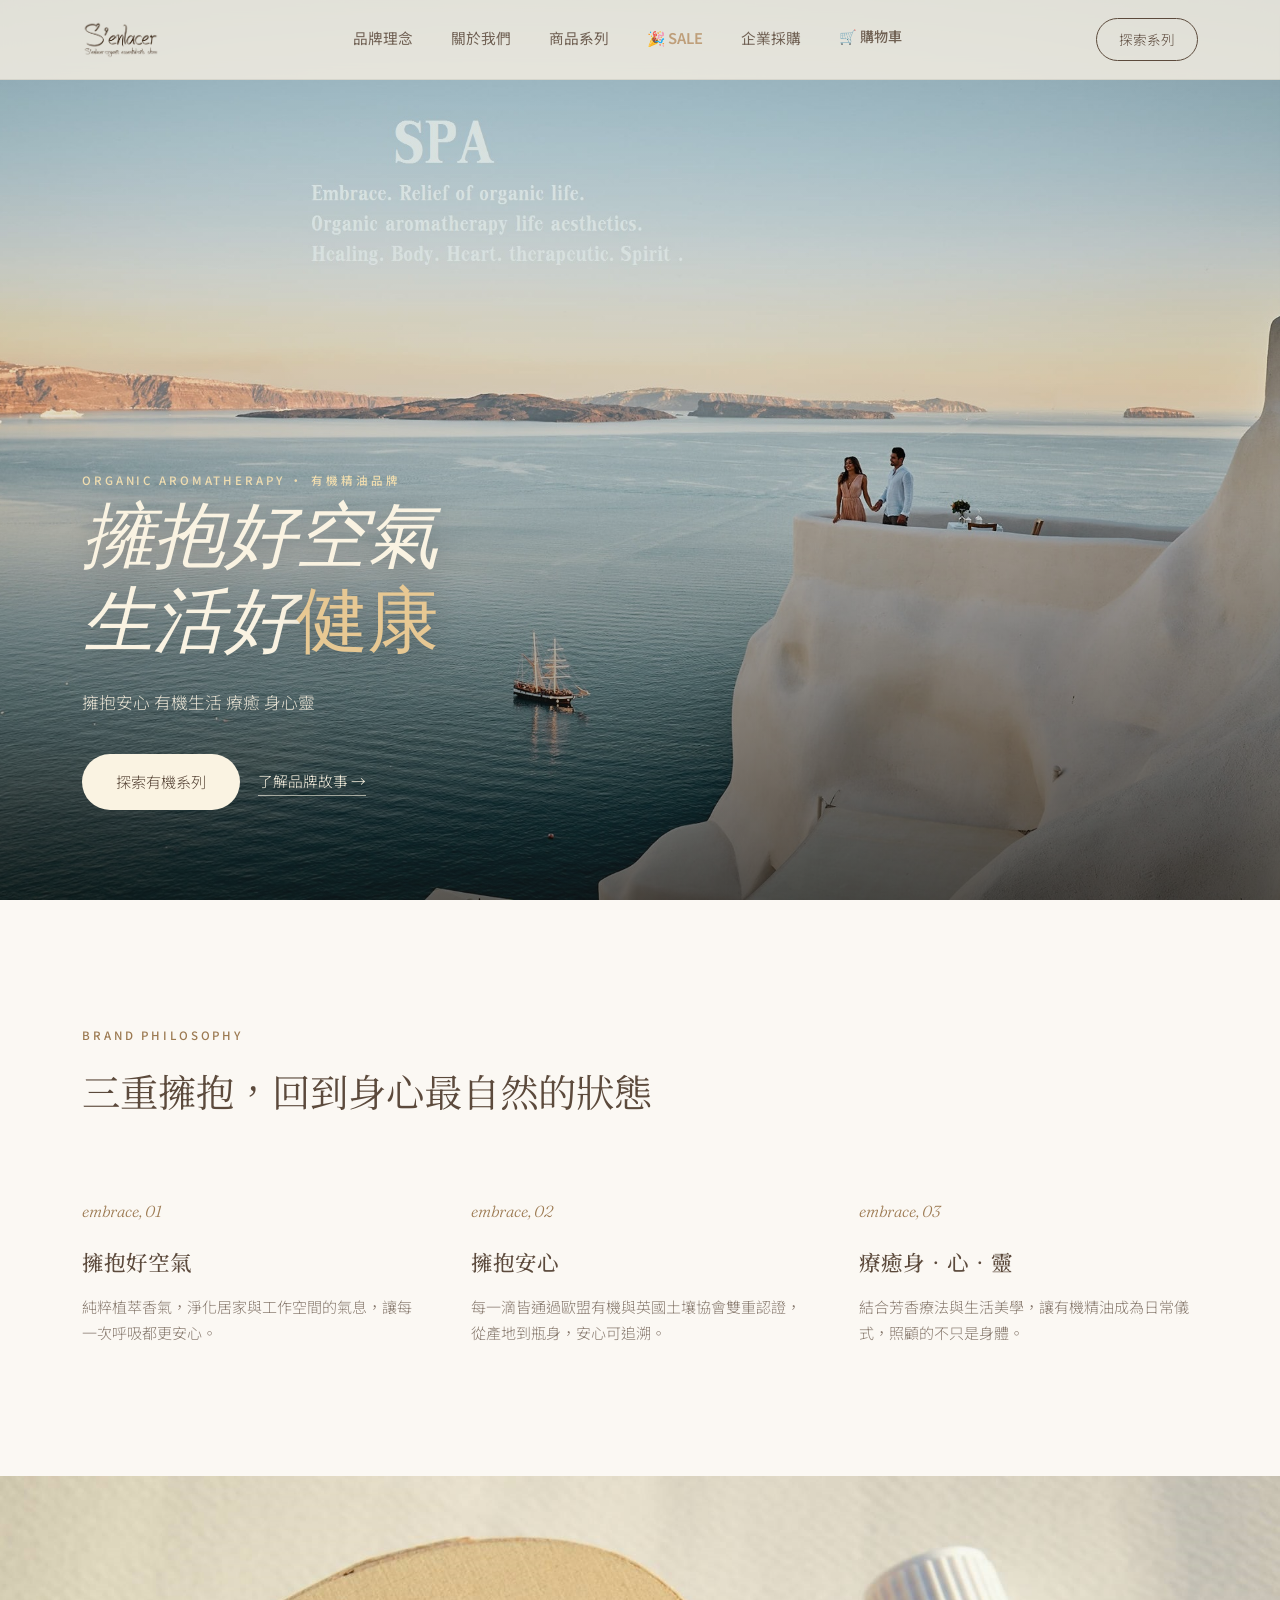
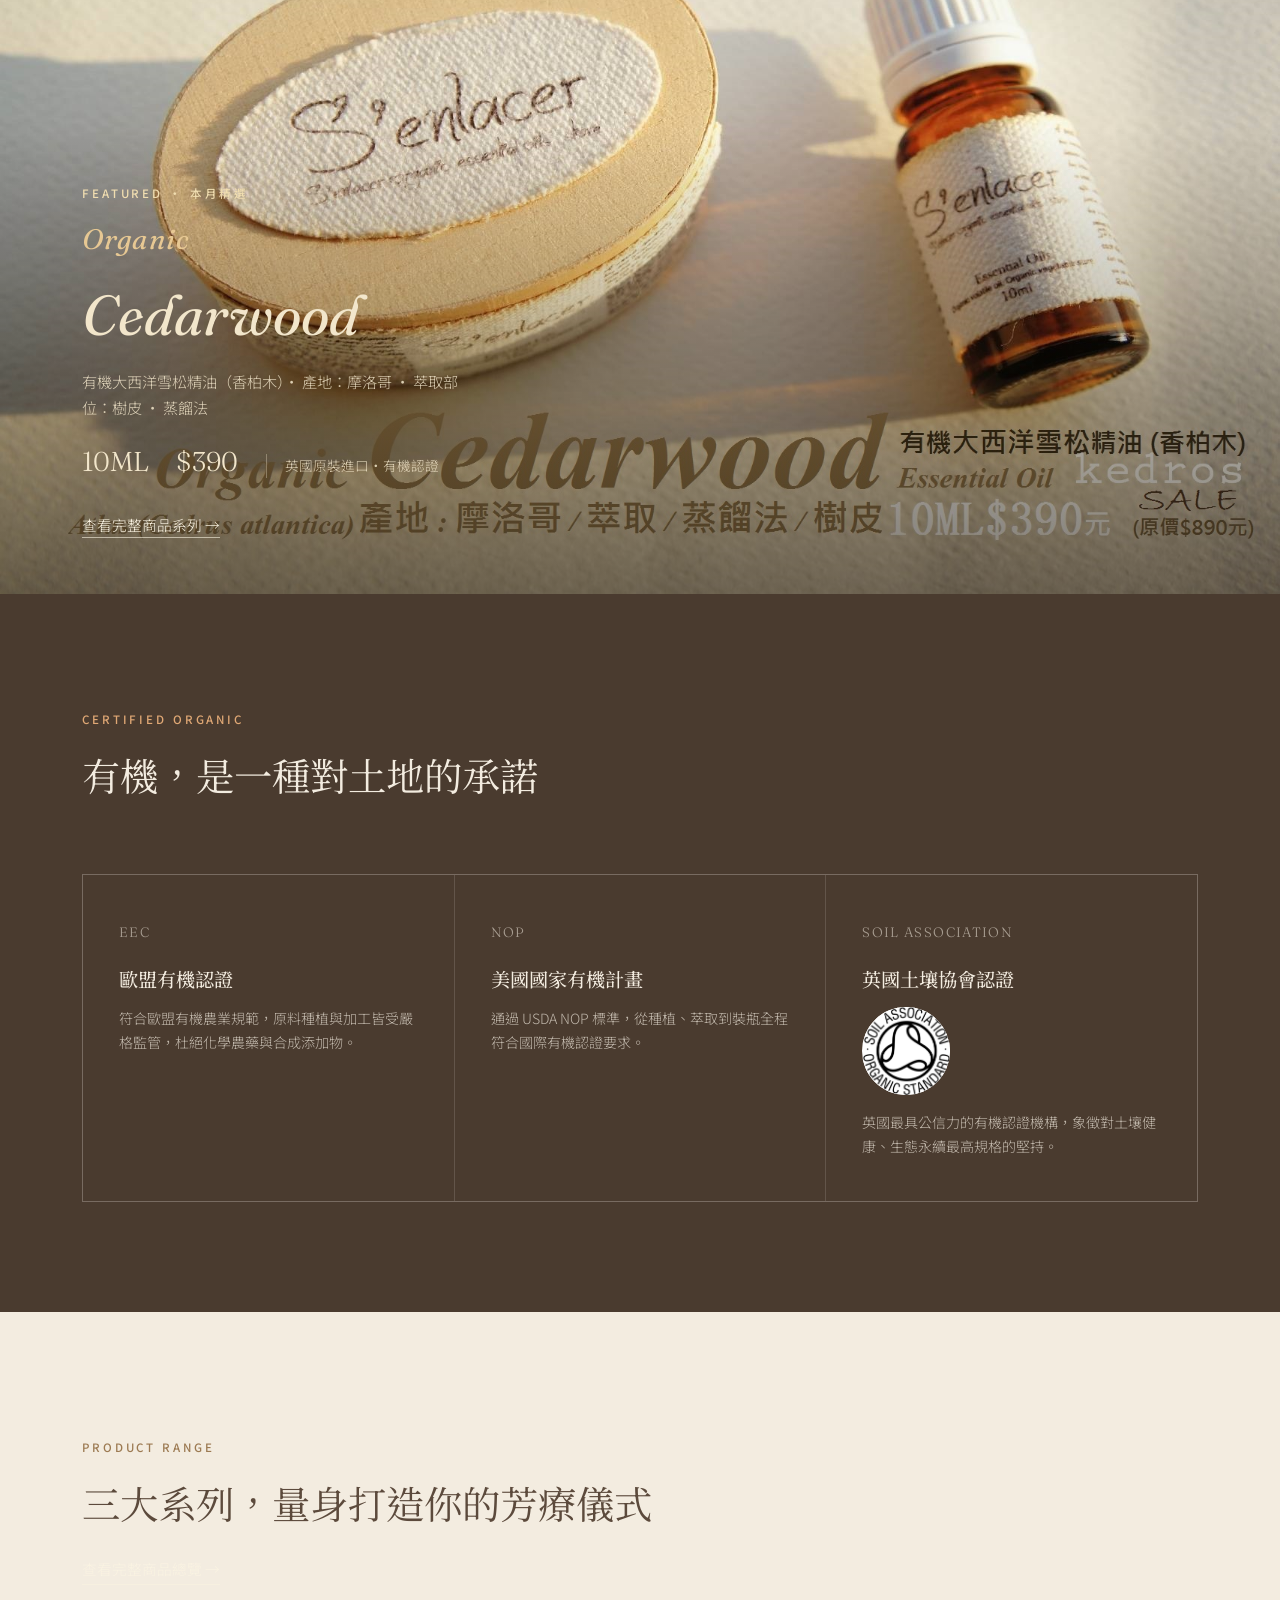
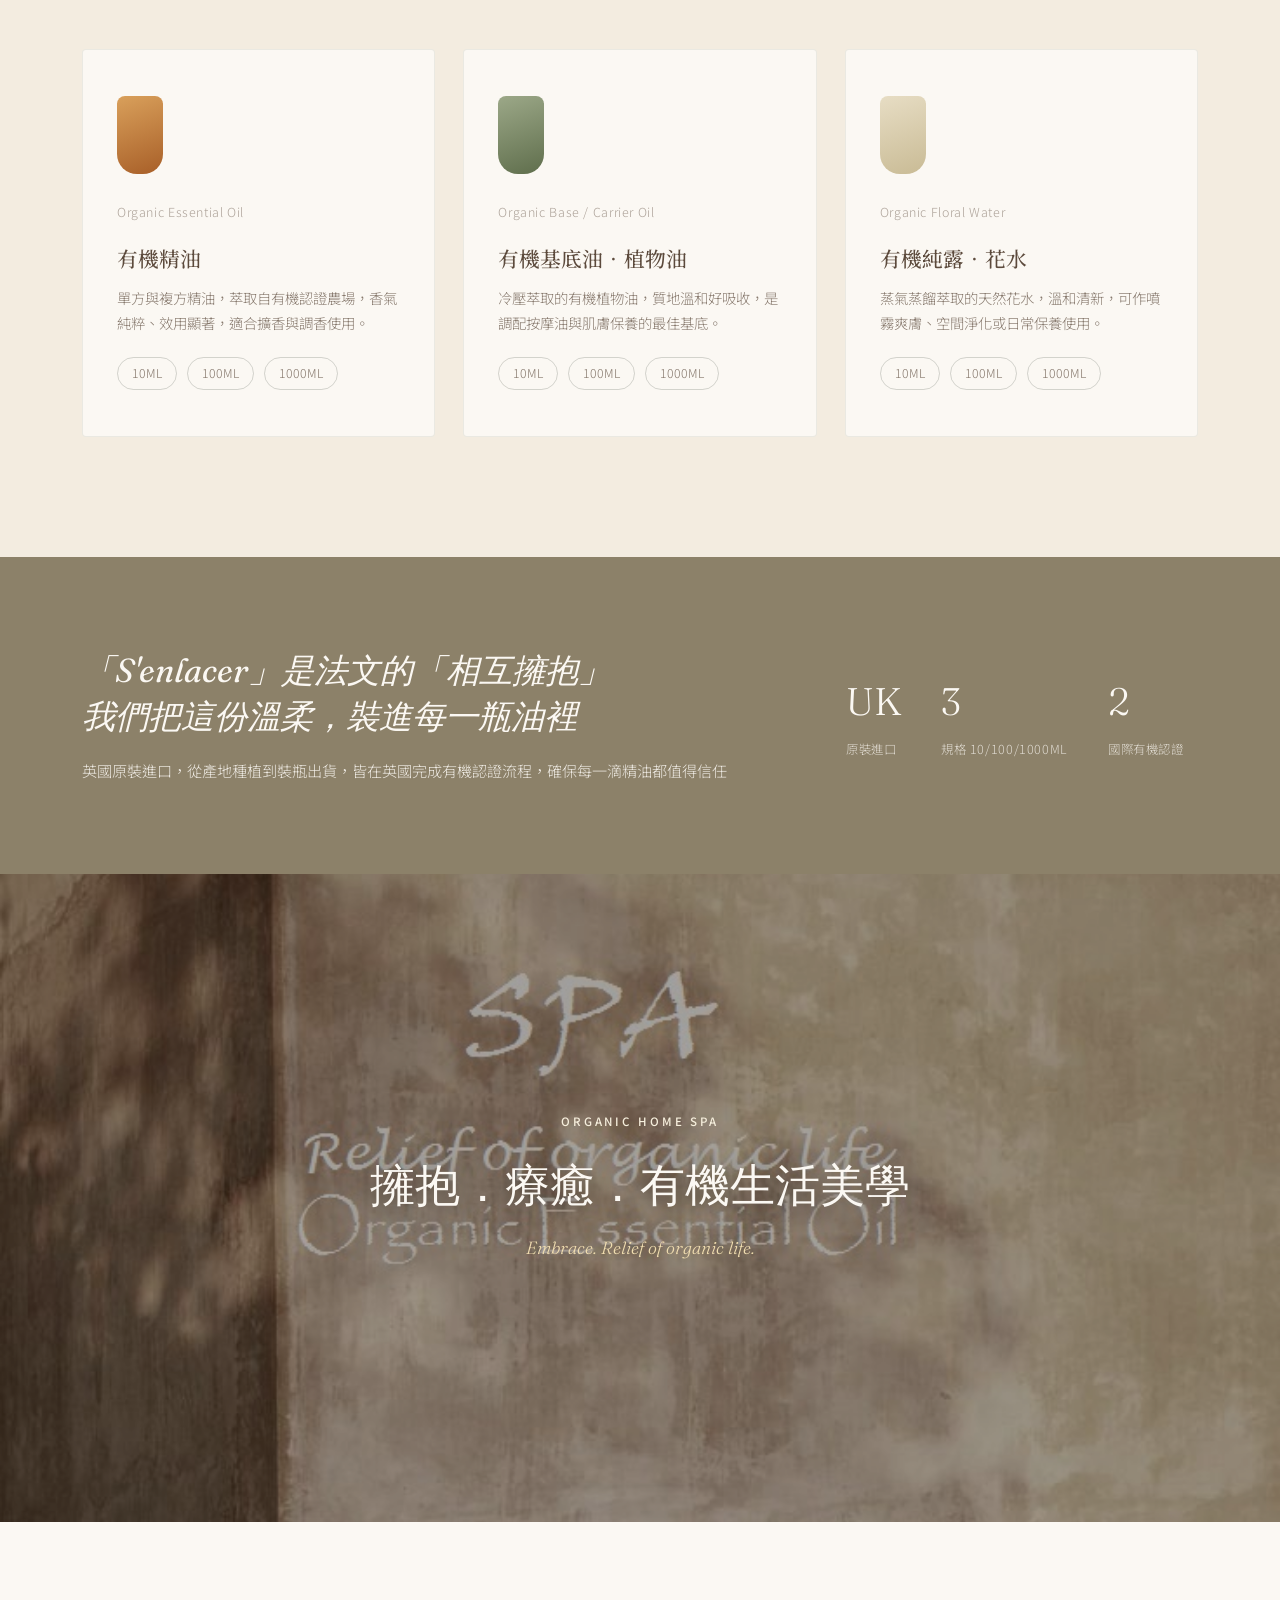
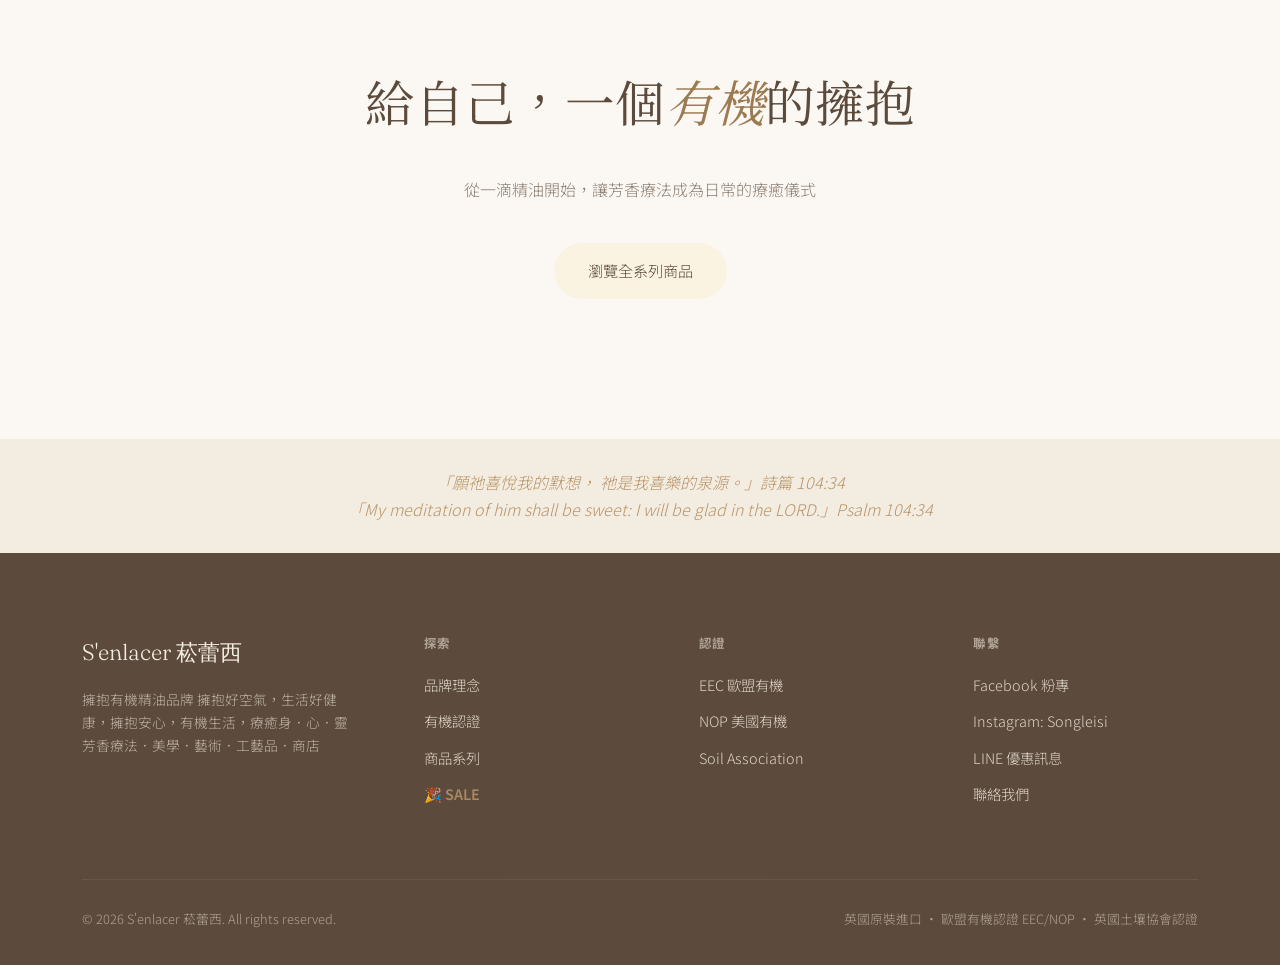
<file: index.html>
<!DOCTYPE html>
<html lang="zh-Hant">
<head>
    <meta charset="UTF-8">

<meta name="viewport" content="width=device-width, initial-scale=1.0">
    <meta name="description" content="S'enlacer 相互擁抱 — 一個從擁抱出發的有機精油品牌，相信療癒從來不是單向的，而是身、心、靈彼此相擁的過程。英國原裝進口，多項國際有機認證。">
<title>S'enlacer 菘蕾西 — 擁抱好空氣 有機精油</title>
<link rel="preconnect" href="https://fonts.googleapis.com">
<link href="https://fonts.googleapis.com/css2?family=Fraunces:ital,opsz,wght@0,9..144,300;0,9..144,400;0,9..144,500;0,9..144,600;1,9..144,400&family=Noto+Serif+TC:wght@400;500;600&family=Noto+Sans+TC:wght@300;400;500;600&display=swap" rel="stylesheet">
<link rel="stylesheet" href="styles.css">
    <meta property="og:title" content="S'enlacer — 相互擁抱 | 品牌故事">
    <meta property="og:description" content="一個從擁抱出發的有機精油品牌">
    <meta property="og:image" content="spa-santorini-embrace-correct.jpg">
    <meta property="og:type" content="website">
    <link rel="icon" type="image/x-icon" href="favicon.ico">
</head>
<body style="padding-top: 0;">



<header style="margin-top: 0;">
    
  <nav>
    <a href="landing.html" class="logo"><img src="senlacer-logo-nav.png" alt="S'enlacer 菘蕾西" style="height:38px;width:auto;display:block;"></a>
    <div class="navlinks">
      <a href="index.html#philosophy">品牌理念</a>
      <a href="about.html">關於我們</a>
      <a href="products.html">商品系列</a>
      <a href="promotion.html" style="color:#B89368;font-weight:600;">🎉 SALE</a>
      <a href="about.html#certs">企業採購</a>
      <a href="javascript:void(0)" onclick="toggleCart()" id="cart-nav-link" style="position:relative;">🛒 購物車<span class="cart-nav-badge" style="display:none;position:absolute;top:-8px;right:-14px;background:#B97A5A;color:#fff;width:18px;height:18px;border-radius:50%;align-items:center;justify-content:center;font-size:.68rem;font-weight:bold;"></span></a>
    </div>
    <a href="products.html" class="cta-btn">探索系列</a>
    <button class="nav-toggle" onclick="toggleMobileNav()" aria-label="開啟選單" aria-expanded="false"><span></span><span></span><span></span></button>
    
  
</nav>

</header>


<!-- HERO -->
<section class="hero">
  <div class="wrap hero-grid">
    <span class="eyebrow">ORGANIC AROMATHERAPY · 有機精油品牌</span>
    <h1 class="serif">擁抱好空氣<br>生活好<em>健康</em></h1>
    <p class="lead">擁抱安心 有機生活 療癒 身心靈</p>
    <div class="hero-actions">
      <a href="products.html" class="btn-primary">探索有機系列</a>
      <a href="about.html" class="btn-text">了解品牌故事 →</a>
    </div>
  </div>
</section>

<!-- PHILOSOPHY -->
<section class="philosophy" id="philosophy">
  <div class="wrap">
    <div class="sec-head">
      <span class="eyebrow">BRAND PHILOSOPHY</span>
      <h2 class="serif">三重擁抱，回到身心最自然的狀態</h2>
    </div>
    <div class="pillars">
      <div class="pillar">
        <span class="mark">embrace, 01</span>
        <h3>擁抱好空氣</h3>
        <p>純粹植萃香氣，淨化居家與工作空間的氣息，讓每一次呼吸都更安心。</p>
      </div>
      <div class="pillar">
        <span class="mark">embrace, 02</span>
        <h3>擁抱安心</h3>
        <p>每一滴皆通過歐盟有機與英國土壤協會雙重認證，從產地到瓶身，安心可追溯。</p>
      </div>
      <div class="pillar">
        <span class="mark">embrace, 03</span>
        <h3>療癒身．心．靈</h3>
        <p>結合芳香療法與生活美學，讓有機精油成為日常儀式，照顧的不只是身體。</p>
      </div>
    </div>
  </div>
</section>

<!-- FEATURED PRODUCT (real photography) -->
<section class="featured">
  <div class="featured-photo">
    <div class="featured-inner">
      <span class="eyebrow">FEATURED · 本月精選</span>
      <h2><span class="lat">Organic</span>Cedarwood</h2>
      <p style="color:#F2E6CB;opacity:.85;font-size:.95rem;max-width:380px;">有機大西洋雪松精油（香柏木）· 產地：摩洛哥 · 萃取部位：樹皮 · 蒸餾法</p>
      <div class="featured-meta">
        <span class="price">10ML　$390</span>
        <span class="origin-tag">英國原裝進口・有機認證</span>
      </div>
      <div style="margin-top:26px;">
        <a href="products.html" class="btn-text" style="color:#FAF3E2;border-color:rgba(250,243,226,.6);">查看完整商品系列 →</a>
      </div>
    </div>
  </div>
</section>

<!-- CERTIFICATION -->
<section class="certs" id="certs">
  <div class="wrap">
    <div class="sec-head">
      <span class="eyebrow">CERTIFIED ORGANIC</span>
      <h2 class="serif">有機，是一種對土地的承諾</h2>
    </div>
    <div class="cert-grid">
      <div class="cert-card">
        <span class="num">EEC</span>
        <h4>歐盟有機認證</h4>
        <p>符合歐盟有機農業規範，原料種植與加工皆受嚴格監管，杜絕化學農藥與合成添加物。</p>
      </div>
      <div class="cert-card">
        <span class="num">NOP</span>
        <h4>美國國家有機計畫</h4>
        <p>通過 USDA NOP 標準，從種植、萃取到裝瓶全程符合國際有機認證要求。</p>
      </div>
      <div class="cert-card">
        <span class="num">SOIL ASSOCIATION</span>
        <h4>英國土壤協會認證</h4>
        <img src="soil-association-logo.jpg" alt="Soil Association Organic Standard 認證標誌" style="width:88px;height:88px;object-fit:contain;background:#fff;border-radius:50%;margin-bottom:16px;display:block;" />
        <p>英國最具公信力的有機認證機構，象徵對土壤健康、生態永續最高規格的堅持。</p>
      </div>
    </div>
  </div>
</section>

<!-- PRODUCTS -->
<section class="products" id="products">
  <div class="wrap">
    <div class="sec-head">
      <span class="eyebrow">PRODUCT RANGE</span>
      <h2 class="serif">三大系列，量身打造你的芳療儀式</h2>
      <a href="products.html" class="btn-text" style="display:inline-block;margin-top:18px;">查看完整商品總覽 →</a>
    </div>
    <div class="prod-grid">
      <div class="prod-card">
        <div class="prod-vial v1"></div>
        <span class="en">Organic Essential Oil</span>
        <h3>有機精油</h3>
        <p>單方與複方精油，萃取自有機認證農場，香氣純粹、效用顯著，適合擴香與調香使用。</p>
        <div class="sizes">
          <span class="size-tag">10ML</span>
          <span class="size-tag">100ML</span>
          <span class="size-tag">1000ML</span>
        </div>
      </div>
      <div class="prod-card">
        <div class="prod-vial v2"></div>
        <span class="en">Organic Base / Carrier Oil</span>
        <h3>有機基底油．植物油</h3>
        <p>冷壓萃取的有機植物油，質地溫和好吸收，是調配按摩油與肌膚保養的最佳基底。</p>
        <div class="sizes">
          <span class="size-tag">10ML</span>
          <span class="size-tag">100ML</span>
          <span class="size-tag">1000ML</span>
        </div>
      </div>
      <div class="prod-card">
        <div class="prod-vial v3"></div>
        <span class="en">Organic Floral Water</span>
        <h3>有機純露．花水</h3>
        <p>蒸氣蒸餾萃取的天然花水，溫和清新，可作噴霧爽膚、空間淨化或日常保養使用。</p>
        <div class="sizes">
          <span class="size-tag">10ML</span>
          <span class="size-tag">100ML</span>
          <span class="size-tag">1000ML</span>
        </div>
      </div>
    </div>
  </div>
</section>

<!-- ORIGIN -->
<section class="origin" id="origin">
  <div class="wrap">
    <div>
      <h2>「S'enlacer」是法文的「相互擁抱」<br>我們把這份溫柔，裝進每一瓶油裡</h2>
      <p>英國原裝進口，從產地種植到裝瓶出貨，皆在英國完成有機認證流程，確保每一滴精油都值得信任</p>
    </div>
    <div class="origin-meta">
      <div>
        <span class="big">UK</span>
        <span class="lbl">原裝進口</span>
      </div>
      <div>
        <span class="big">3</span>
        <span class="lbl">規格 10/100/1000ML</span>
      </div>
      <div>
        <span class="big">2</span>
        <span class="lbl">國際有機認證</span>
      </div>
    </div>
  </div>
</section>

<!-- HOME SPA (real photography) -->
<section class="spa-band">
  <div class="spa-inner">
    <span class="eyebrow">ORGANIC HOME SPA</span>
    <h2 class="serif">擁抱．療癒．有機生活美學</h2>
    <div class="sub">Embrace. Relief of organic life.</div>
  </div>
</section>

<!-- FINAL CTA -->
<section class="final-cta">
  <div class="wrap">
    <h2 class="serif">給自己，一個<em>有機</em>的擁抱</h2>
    <p>從一滴精油開始，讓芳香療法成為日常的療癒儀式</p>
    <a href="products.html" class="btn-primary">瀏覽全系列商品</a>
  </div>
</section>

<div style="text-align: center; padding: 30px; color: #B89368; font-style: italic;">
                <p>「願祂喜悅我的默想， 祂是我喜樂的泉源。」詩篇 104:34</p>
                <p>「My meditation of him shall be sweet: I will be glad in the LORD.」Psalm 104:34</p>
            </div>
            <footer>
  <div class="wrap">
    <div class="foot-grid">
      <div>
        <div class="foot-logo">S'enlacer 菘蕾西</div>
        <p>擁抱有機精油品牌 擁抱好空氣，生活好健康，擁抱安心，有機生活，療癒身．心．靈 芳香療法．美學．藝術．工藝品．商店</p>
      </div>
      <div class="foot-col">
        <h5>探索</h5>
        <a href="index.html#philosophy">品牌理念</a>
        <a href="about.html#certs">有機認證</a>
        <a href="products.html">商品系列</a>
      <a href="promotion.html" style="color:#B89368;font-weight:600;">🎉 SALE</a>
      </div>
      <div class="foot-col">
        <h5>認證</h5>
        <a href="about.html#certs">EEC 歐盟有機</a>
        <a href="about.html#certs">NOP 美國有機</a>
        <a href="about.html#certs">Soil Association</a>
      </div>
      <div class="foot-col">
        <h5>聯繫</h5>
        <a href="https://www.facebook.com/senlacer" target="_blank">Facebook 粉專</a>
        <a href="https://www.instagram.com/songleisi/" target="_blank">Instagram: Songleisi</a>
        <a href="https://lin.ee/9zUQhq9" target="_blank">LINE 優惠訊息</a>
        <a href="#">聯絡我們</a>
      </div>
    </div>
    <div class="foot-bottom">
      <span>© 2026 S'enlacer 菘蕾西. All rights reserved.</span>
      <span>英國原裝進口 · 歐盟有機認證 EEC/NOP · 英國土壤協會認證</span>
    </div>
  </div>
</footer>

<!-- SHOPPING CART SIDEBAR -->
<div id="cart-sidebar">
  <div id="cart-sidebar-header">
    <h3>🛒 購物車<span id="cart-badge" style="display:none;background:#B97A5A;color:#fff;width:20px;height:20px;border-radius:50%;align-items:center;justify-content:center;font-size:.72rem;font-weight:bold;margin-left:8px;"></span></h3>
    <button id="cart-sidebar-close" onclick="toggleCart()" aria-label="關閉購物車">✕</button>
  </div>
  <div id="cart-items-sidebar"></div>
  <div id="cart-total-box">
    <p style="font-size:1.2rem;color:var(--amber-deep);font-weight:bold;text-align:right;margin:0 0 12px;">
      總計: NT$<span id="total-price">0</span>
    </p>
    <button onclick="window.cart.checkout()" style="width:100%;padding:14px;background:var(--ink);color:var(--linen);border:none;border-radius:30px;font-size:1rem;font-weight:bold;cursor:pointer;">確認結帳 →</button>
  </div>
</div>
<div id="cart-overlay" onclick="toggleCart()"></div>

<script src="cart-system.js"></script>
<script>
function toggleCart() {
    var sidebar = document.getElementById('cart-sidebar');
    var overlay = document.getElementById('cart-overlay');
    if (!sidebar || !overlay) return;
    var isOpen = sidebar.classList.contains('open');
    if (isOpen) {
        sidebar.classList.remove('open');
        overlay.style.display = 'none';
    } else {
        sidebar.classList.add('open');
        overlay.style.display = 'block';
        renderCartSidebar();
    }
}
function renderCartSidebar() {
    var items = window.cart ? window.cart.items : [];
    var container = document.getElementById('cart-items-sidebar');
    var totalEl = document.getElementById('total-price');
    if (!container) return;
    if (items.length === 0) {
        container.innerHTML = '<p style="text-align:center;color:var(--sage);padding:40px 20px;">購物車為空</p>';
        if (totalEl) totalEl.textContent = '0';
        return;
    }
    var html = '<div style="max-height:55vh;overflow-y:auto;padding:0 20px;">';
    items.forEach(function(item, index) {
        var subtotal = item.price * item.quantity;
        html += '<div style="padding:12px 0;border-bottom:1px solid var(--linen-dim);">';
        html += '<div style="display:flex;justify-content:space-between;align-items:flex-start;gap:10px;">';
        html += '<div style="flex:1;">';
        html += '<p style="margin:0;font-weight:600;font-size:.88rem;color:var(--ink);">' + item.name + '</p>';
        html += '<p style="margin:4px 0 8px;font-size:.8rem;color:var(--sage);">' + (item.size || '') + '</p>';
        html += '<div style="display:flex;align-items:center;gap:8px;">';
        html += '<input type="number" min="1" value="' + item.quantity + '" onchange="window.cart.updateQuantity(' + index + ', this.value); renderCartSidebar();" style="width:52px;padding:4px;text-align:center;border:1px solid var(--amber);border-radius:4px;">';
        html += '<span style="font-size:.85rem;color:var(--sage);">× $' + item.price + '</span>';
        html += '</div></div>';
        html += '<div style="text-align:right;">';
        html += '<p style="margin:0;color:var(--amber-deep);font-weight:bold;">$' + subtotal + '</p>';
        html += '<button onclick="window.cart.removeItem(' + index + '); renderCartSidebar();" style="margin-top:6px;background:none;border:1px solid var(--terracotta);color:var(--terracotta);padding:3px 10px;border-radius:20px;cursor:pointer;font-size:.75rem;">移除</button>';
        html += '</div></div></div>';
    });
    html += '</div>';
    container.innerHTML = html;
    if (totalEl) totalEl.textContent = window.cart.getTotal().toLocaleString();
}
</script>

</body>
</html>
</file>
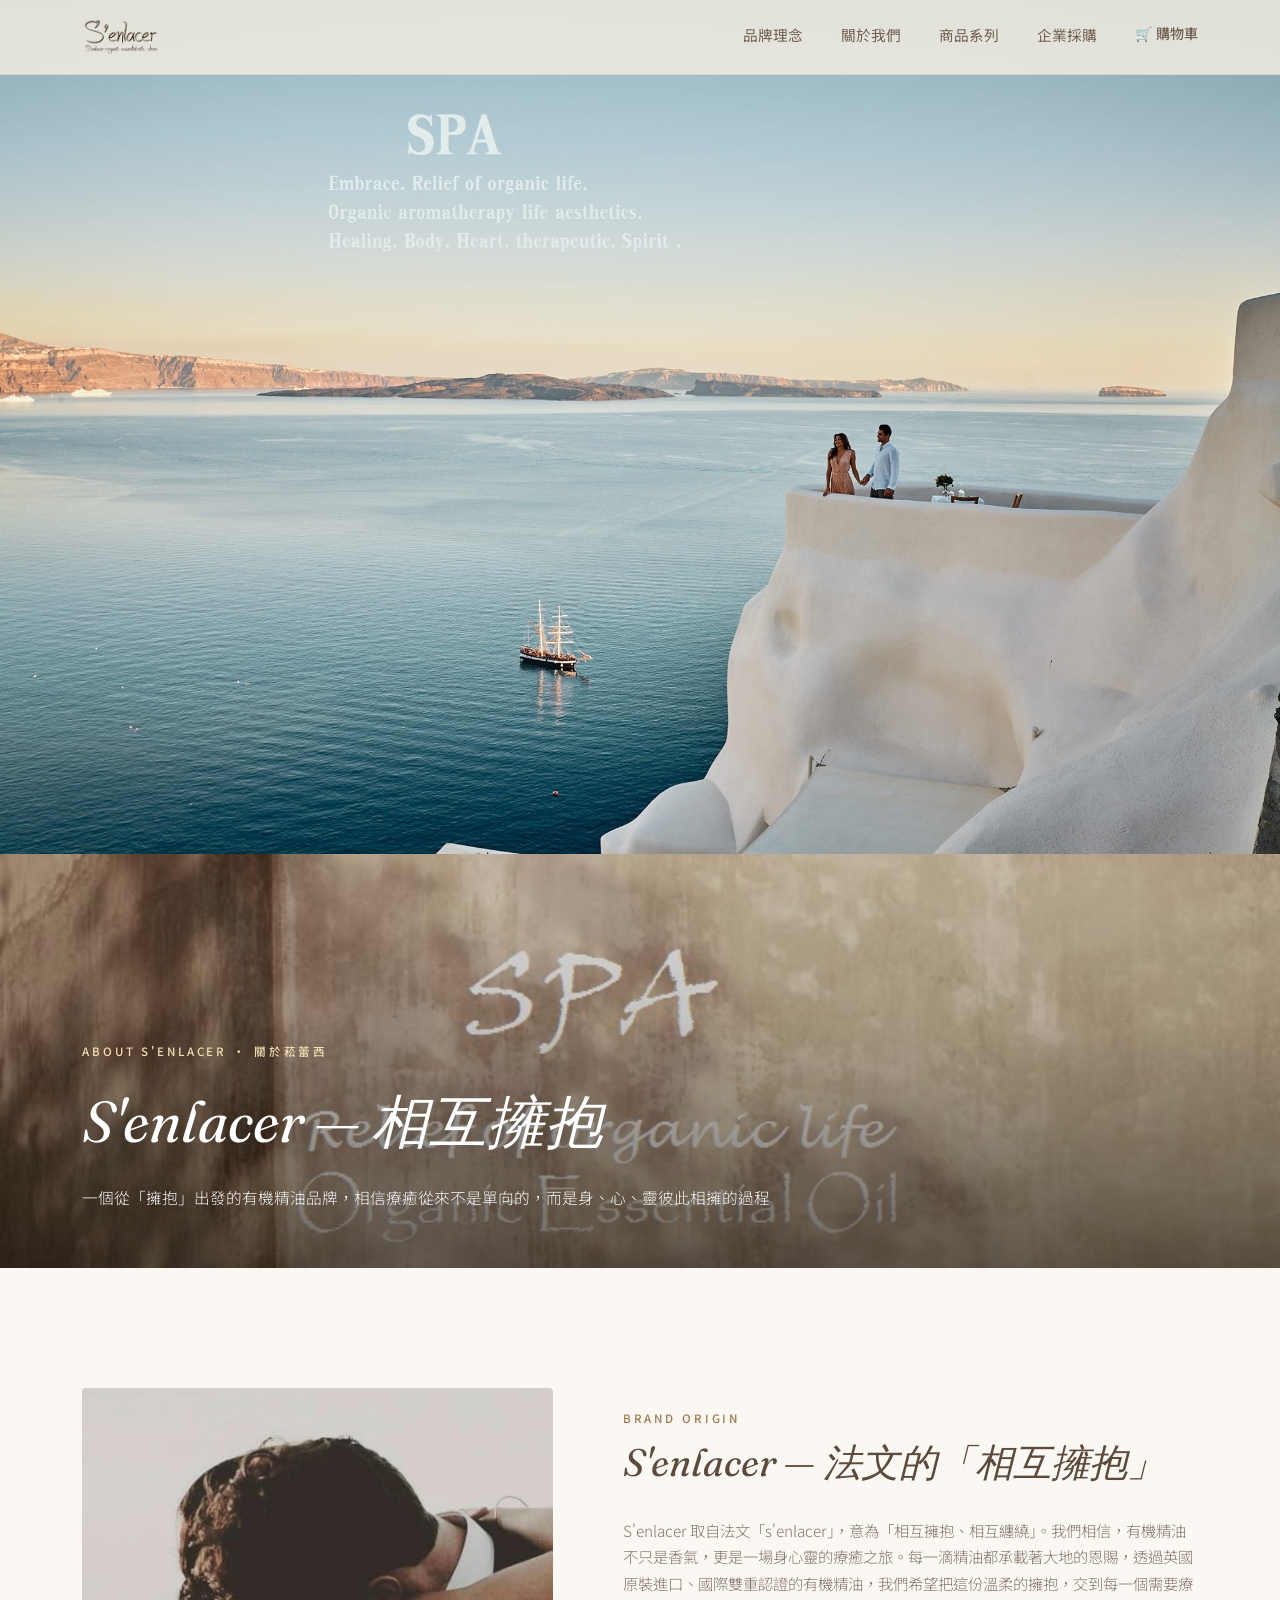
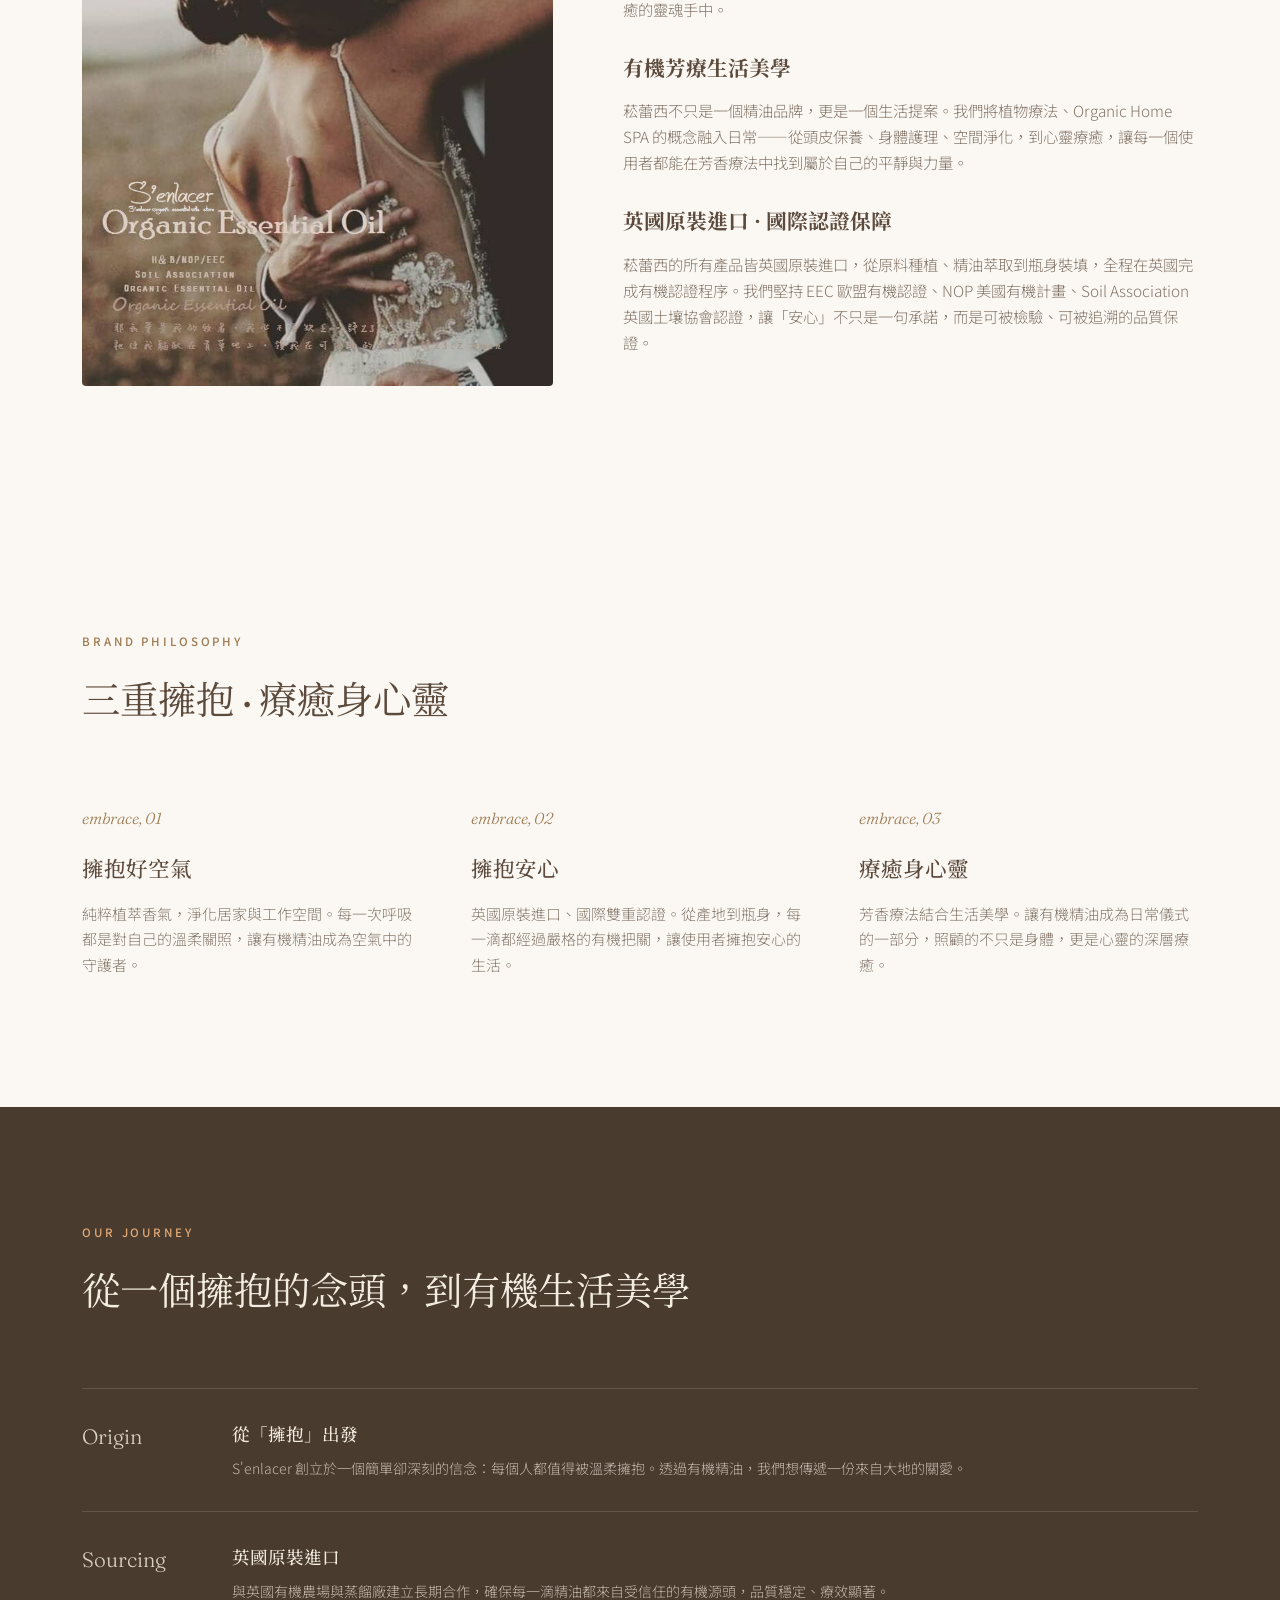
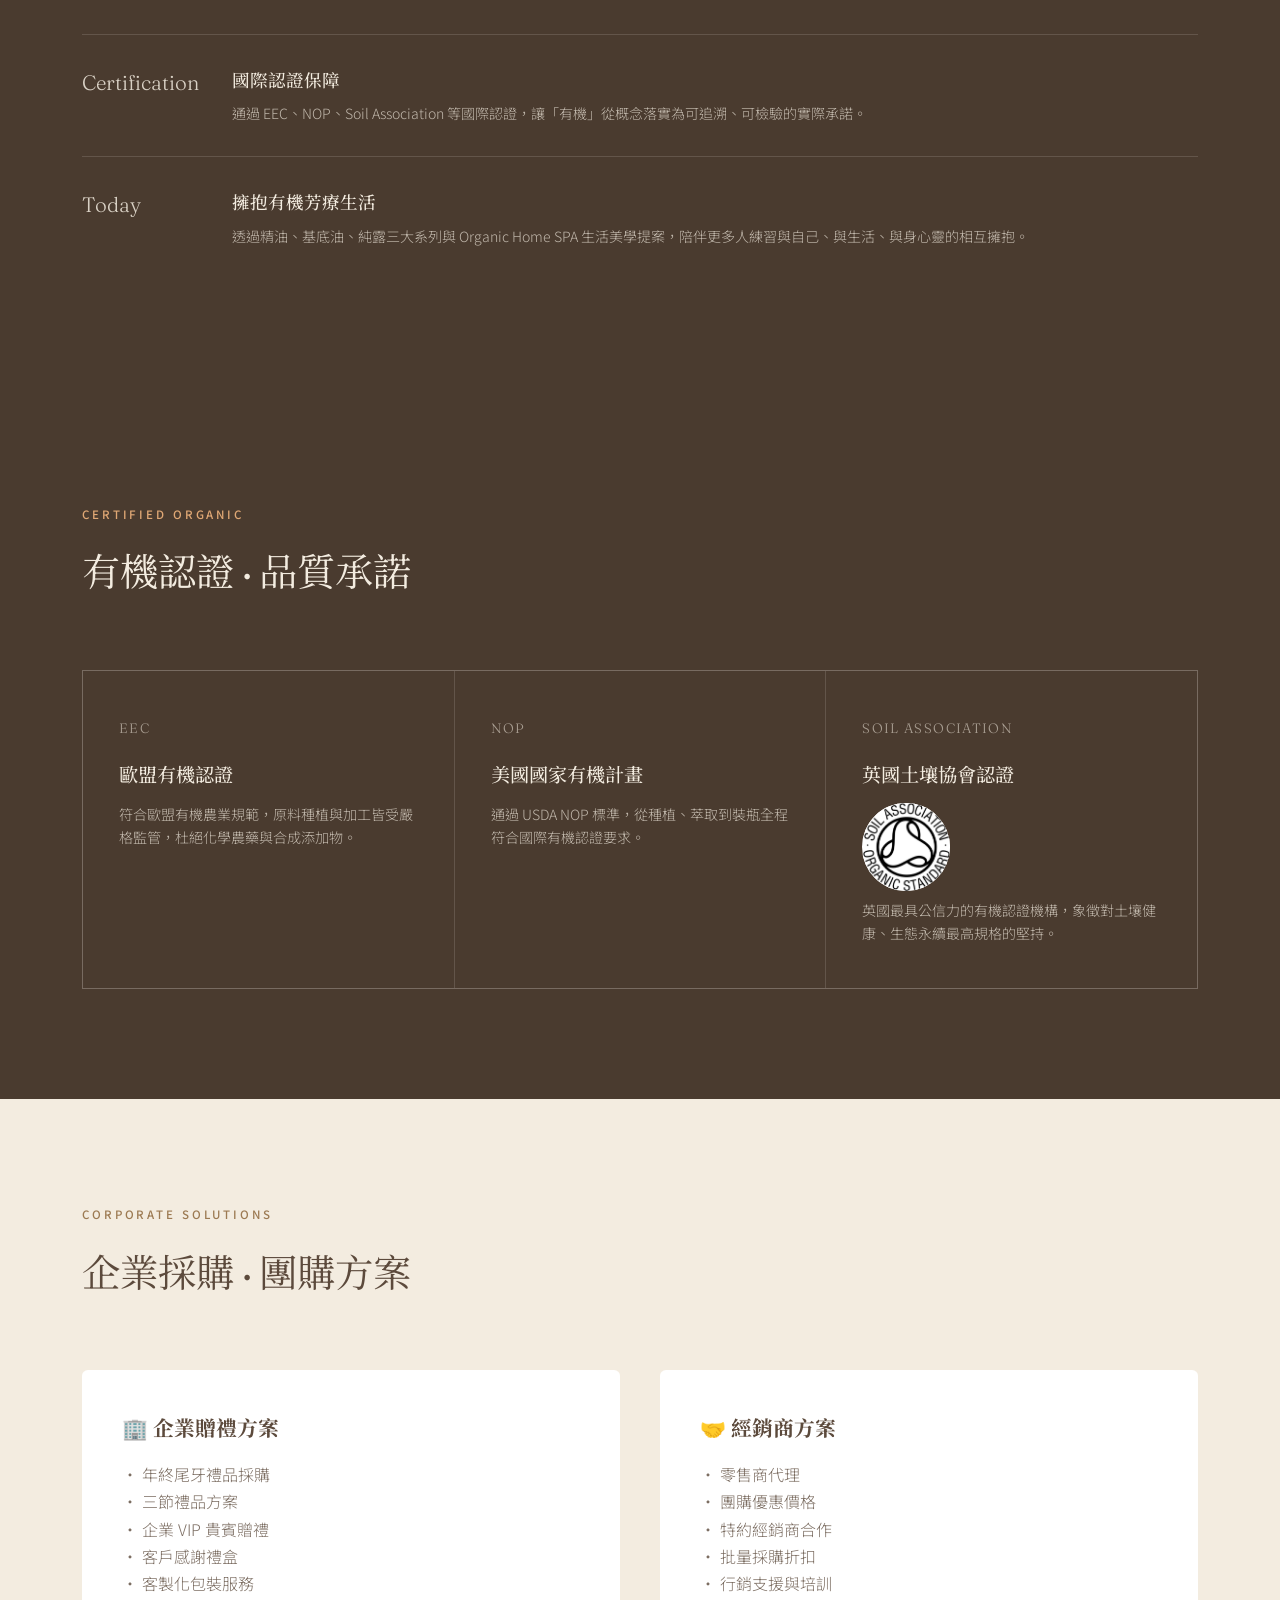
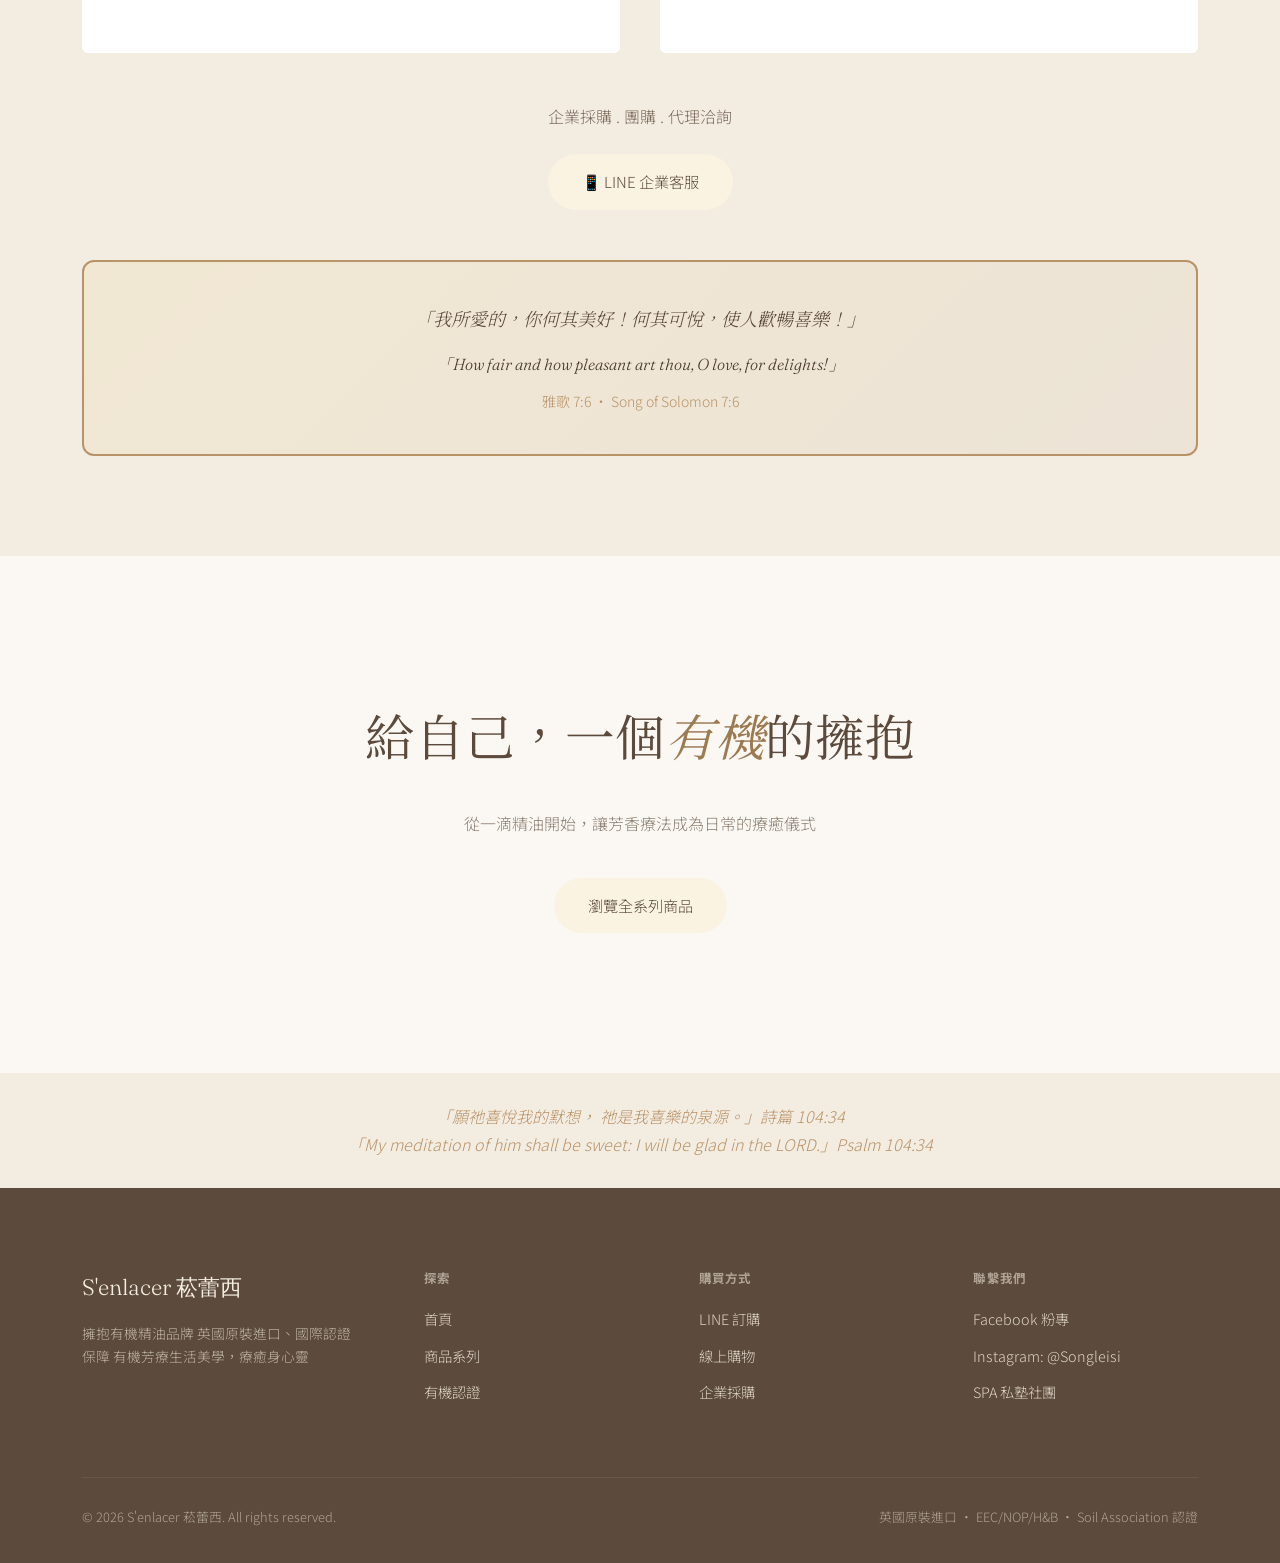
<file: about.html>
<!DOCTYPE html>
<html lang="zh-Hant">
<head>
    <meta charset="UTF-8">

<meta name="viewport" content="width=device-width, initial-scale=1.0">
    <meta name="description" content="關於菘蕾西 S'enlacer：英國原裝進口有機精油品牌，通過EEC、NOP、H&B、Soil Association認證，提供企業採購、團購與代理合作方案。">
<title>關於我們 — S'enlacer 菘蕾西</title>
<link rel="preconnect" href="https://fonts.googleapis.com">
<link href="https://fonts.googleapis.com/css2?family=Fraunces:ital,opsz,wght@0,9..144,300;0,9..144,400;0,9..144,500;0,9..144,600;1,9..144,400&family=Noto+Serif+TC:wght@400;500;600&family=Noto+Sans+TC:wght@300;400;500;600&display=swap" rel="stylesheet">
<link rel="stylesheet" href="styles.css">
    <meta property="og:title" content="關於我們 — 菘蕾西 S'enlacer">
    <meta property="og:description" content="英國原裝進口，國際有機認證，企業採購團購方案">
    <meta property="og:image" content="embrace-woman-organic.jpg">
    <meta property="og:type" content="website">
    <link rel="icon" type="image/x-icon" href="favicon.ico">
</head>
<body style="padding-top: 0;">



    <img src="spa-santorini-embrace-correct.jpg" alt="S'enlacer 有機精油 SPA療癒" style="width: 100%; height: auto; display: block;">


<header style="margin-top: 0;">
    
  <nav>
    <a href="landing.html" class="logo"><img src="senlacer-logo-nav.png" alt="S'enlacer 菘蕾西" style="height:38px;width:auto;display:block;"></a>
    <div class="navlinks">
      <a href="index.html#philosophy">品牌理念</a>
      <a href="about.html">關於我們</a>
      <a href="products.html">商品系列</a>
      <a href="#certs">企業採購</a>
      <a href="javascript:void(0)" onclick="toggleCart()" id="cart-nav-link" style="position:relative;">🛒 購物車<span class="cart-nav-badge" style="display:none;position:absolute;top:-8px;right:-14px;background:#B97A5A;color:#fff;width:18px;height:18px;border-radius:50%;align-items:center;justify-content:center;font-size:.68rem;font-weight:bold;"></span></a>
    </div>
    <button class="nav-toggle" onclick="toggleMobileNav()" aria-label="開啟選單" aria-expanded="false"><span></span><span></span><span></span></button>
    
  
</nav>

</header>


<section class="page-banner bg-boho">
  <div class="page-banner-inner">
    <span class="eyebrow">ABOUT S'ENLACER · 關於菘蕾西</span>
    <h1 style="color:#fff;">S'enlacer — 相互擁抱</h1>
    <p style="color:#fff;opacity:.95;">一個從「擁抱」出發的有機精油品牌，相信療癒從來不是單向的，而是身、心、靈彼此相擁的過程</p>
  </div>
</section>

<!-- STORY -->
<section class="about-story">
  <div class="wrap">
    <img src="embrace-woman-organic.jpg" alt="S'enlacer 有機精油 Home SPA" />
    <div>
      <span class="eyebrow">BRAND ORIGIN</span>
      <h2 class="serif">S'enlacer — 法文的「相互擁抱」</h2>
      <p>S'enlacer 取自法文「s'enlacer」，意為「相互擁抱、相互纏繞」。我們相信，有機精油不只是香氣，更是一場身心靈的療癒之旅。每一滴精油都承載著大地的恩賜，透過英國原裝進口、國際雙重認證的有機精油，我們希望把這份溫柔的擁抱，交到每一個需要療癒的靈魂手中。</p>
      
      <h3 style="font-family:'Noto Serif TC',serif;font-size:1.3rem;margin-top:28px;margin-bottom:12px;">有機芳療生活美學</h3>
      <p>菘蕾西不只是一個精油品牌，更是一個生活提案。我們將植物療法、Organic Home SPA 的概念融入日常——從頭皮保養、身體護理、空間淨化，到心靈療癒，讓每一個使用者都能在芳香療法中找到屬於自己的平靜與力量。</p>

      <h3 style="font-family:'Noto Serif TC',serif;font-size:1.3rem;margin-top:28px;margin-bottom:12px;">英國原裝進口 · 國際認證保障</h3>
      <p>菘蕾西的所有產品皆英國原裝進口，從原料種植、精油萃取到瓶身裝填，全程在英國完成有機認證程序。我們堅持 EEC 歐盟有機認證、NOP 美國有機計畫、Soil Association 英國土壤協會認證，讓「安心」不只是一句承諾，而是可被檢驗、可被追溯的品質保證。</p>
    </div>
  </div>
</section>

<!-- PHILOSOPHY (reuse pillars) -->
<section class="philosophy" id="philosophy">
  <div class="wrap">
    <div class="sec-head">
      <span class="eyebrow">BRAND PHILOSOPHY</span>
      <h2 class="serif">三重擁抱 · 療癒身心靈</h2>
    </div>
    <div class="pillars">
      <div class="pillar">
        <span class="mark">embrace, 01</span>
        <h3>擁抱好空氣</h3>
        <p>純粹植萃香氣，淨化居家與工作空間。每一次呼吸都是對自己的溫柔關照，讓有機精油成為空氣中的守護者。</p>
      </div>
      <div class="pillar">
        <span class="mark">embrace, 02</span>
        <h3>擁抱安心</h3>
        <p>英國原裝進口、國際雙重認證。從產地到瓶身，每一滴都經過嚴格的有機把關，讓使用者擁抱安心的生活。</p>
      </div>
      <div class="pillar">
        <span class="mark">embrace, 03</span>
        <h3>療癒身心靈</h3>
        <p>芳香療法結合生活美學。讓有機精油成為日常儀式的一部分，照顧的不只是身體，更是心靈的深層療癒。</p>
      </div>
    </div>
  </div>
</section>

<!-- TIMELINE -->
<section class="timeline">
  <div class="wrap">
    <div class="sec-head">
      <span class="eyebrow">OUR JOURNEY</span>
      <h2 class="serif">從一個擁抱的念頭，到有機生活美學</h2>
    </div>
    <div class="tl-row">
      <div class="tl-year">Origin</div>
      <div class="tl-text">
        <h4>從「擁抱」出發</h4>
        <p>S'enlacer 創立於一個簡單卻深刻的信念：每個人都值得被溫柔擁抱。透過有機精油，我們想傳遞一份來自大地的關愛。</p>
      </div>
    </div>
    <div class="tl-row">
      <div class="tl-year">Sourcing</div>
      <div class="tl-text">
        <h4>英國原裝進口</h4>
        <p>與英國有機農場與蒸餾廠建立長期合作，確保每一滴精油都來自受信任的有機源頭，品質穩定、療效顯著。</p>
      </div>
    </div>
    <div class="tl-row">
      <div class="tl-year">Certification</div>
      <div class="tl-text">
        <h4>國際認證保障</h4>
        <p>通過 EEC、NOP、Soil Association 等國際認證，讓「有機」從概念落實為可追溯、可檢驗的實際承諾。</p>
      </div>
    </div>
    <div class="tl-row">
      <div class="tl-year">Today</div>
      <div class="tl-text">
        <h4>擁抱有機芳療生活</h4>
        <p>透過精油、基底油、純露三大系列與 Organic Home SPA 生活美學提案，陪伴更多人練習與自己、與生活、與身心靈的相互擁抱。</p>
      </div>
    </div>
  </div>
</section>

<!-- CERTIFICATION -->
<section class="certs" id="certs">
  <div class="wrap">
    <div class="sec-head">
      <span class="eyebrow">CERTIFIED ORGANIC</span>
      <h2 class="serif">有機認證 · 品質承諾</h2>
    </div>
    <div class="cert-grid">
      <div class="cert-card">
        <span class="num">EEC</span>
        <h4>歐盟有機認證</h4>
        <p>符合歐盟有機農業規範，原料種植與加工皆受嚴格監管，杜絕化學農藥與合成添加物。</p>
      </div>
      <div class="cert-card">
        <span class="num">NOP</span>
        <h4>美國國家有機計畫</h4>
        <p>通過 USDA NOP 標準，從種植、萃取到裝瓶全程符合國際有機認證要求。</p>
      </div>
      <div class="cert-card">
        <span class="num">SOIL ASSOCIATION</span>
        <h4>英國土壤協會認證</h4>
        <img src="soil-association-logo.jpg" alt="Soil Association 認證標誌" style="width:88px;height:88px;object-fit:contain;background:#fff;border-radius:50%;margin:12px 0 8px;display:block;" />
        <p>英國最具公信力的有機認證機構，象徵對土壤健康、生態永續最高規格的堅持。</p>
      </div>
    </div>
  </div>
</section>

<!-- 企業採購區塊 -->
<section style="padding:100px 0;background:#F3ECE0;">
  <div class="wrap">
    <div class="sec-head">
      <span class="eyebrow">CORPORATE SOLUTIONS</span>
      <h2 class="serif">企業採購 · 團購方案</h2>
    </div>
    <div style="display:grid;grid-template-columns:repeat(2,1fr);gap:40px;margin-top:50px;">
      <div style="background:#fff;padding:40px;border-radius:6px;">
        <h3 style="font-family:'Noto Serif TC',serif;font-size:1.3rem;margin-bottom:16px;">🏢 企業贈禮方案</h3>
        <p style="opacity:.8;margin-bottom:16px;">• 年終尾牙禮品採購<br>• 三節禮品方案<br>• 企業 VIP 貴賓贈禮<br>• 客戶感謝禮盒<br>• 客製化包裝服務</p>
      </div>
      <div style="background:#fff;padding:40px;border-radius:6px;">
        <h3 style="font-family:'Noto Serif TC',serif;font-size:1.3rem;margin-bottom:16px;">🤝 經銷商方案</h3>
        <p style="opacity:.8;margin-bottom:16px;">• 零售商代理<br>• 團購優惠價格<br>• 特約經銷商合作<br>• 批量採購折扣<br>• 行銷支援與培訓</p>
      </div>
    </div>
    <div style="text-align:center;margin-top:50px;">
      <p style="font-size:1rem;opacity:.8;margin-bottom:24px;">企業採購 . 團購 . 代理洽詢</p>
      <a href="https://lin.ee/9zUQhq9" target="_blank" class="btn-primary">📱 LINE 企業客服</a>
    </div>

    <!-- 精油美好經文 -->
    <div style="text-align: center; padding: 40px 20px; background: linear-gradient(135deg, rgba(212, 175, 55, 0.08) 0%, rgba(107, 68, 35, 0.05) 100%); border-radius: 12px; margin-top: 50px; border: 2px solid #B89368;">
      <p style="font-size: 18px; color: #5C4A3C; font-style: italic; margin-bottom: 15px; line-height: 1.8; font-family: 'Noto Serif TC', serif;">
        「我所愛的，你何其美好！何其可悅，使人歡暢喜樂！」
      </p>
      <p style="font-size: 16px; color: #4A3B2F; font-style: italic; line-height: 1.8; font-family: 'Fraunces', serif;">
        「How fair and how pleasant art thou, O love, for delights!」
      </p>
      <p style="font-size: 14px; color: #B89368; margin-top: 12px;">雅歌 7:6 · Song of Solomon 7:6</p>
    </div>
  </div>
</section>

<!-- FINAL CTA -->
<section class="final-cta">
  <div class="wrap">
    <h2 class="serif">給自己，一個<em>有機</em>的擁抱</h2>
    <p>從一滴精油開始，讓芳香療法成為日常的療癒儀式</p>
    <a href="products.html" class="btn-primary">瀏覽全系列商品</a>
  </div>
</section>

<div style="text-align: center; padding: 30px; color: #B89368; font-style: italic;">
                <p>「願祂喜悅我的默想， 祂是我喜樂的泉源。」詩篇 104:34</p>
                <p>「My meditation of him shall be sweet: I will be glad in the LORD.」Psalm 104:34</p>
            </div>
            <footer>
  <div class="wrap">
    <div class="foot-grid">
      <div>
        <div class="foot-logo">S'enlacer 菘蕾西</div>
        <p>擁抱有機精油品牌 英國原裝進口、國際認證保障 有機芳療生活美學，療癒身心靈</p>
      </div>
      <div class="foot-col">
        <h5>探索</h5>
        <a href="landing.html">首頁</a>
        <a href="products.html">商品系列</a>
        <a href="about.html#certs">有機認證</a>
      </div>
      <div class="foot-col">
        <h5>購買方式</h5>
        <a href="https://lin.ee/9zUQhq9" target="_blank">LINE 訂購</a>
        <a href="products.html">線上購物</a>
        <a href="about.html#certs">企業採購</a>
      </div>
      <div class="foot-col">
        <h5>聯繫我們</h5>
        <a href="https://www.facebook.com/senlacer" target="_blank">Facebook 粉專</a>
        <a href="https://www.instagram.com/songleisi/" target="_blank">Instagram: @Songleisi</a>
        <a href="https://www.facebook.com/groups/senlacer/" target="_blank">SPA 私塾社團</a>
      </div>
    </div>
    <div class="foot-bottom">
      <span>© 2026 S'enlacer 菘蕾西. All rights reserved.</span>
      <span>英國原裝進口 · EEC/NOP/H&B · Soil Association 認證</span>
    </div>
  </div>
</footer>

<!-- SHOPPING CART SIDEBAR -->
<div id="cart-sidebar">
  <div id="cart-sidebar-header">
    <h3>🛒 購物車<span id="cart-badge" style="display:none;background:#B97A5A;color:#fff;width:20px;height:20px;border-radius:50%;align-items:center;justify-content:center;font-size:.72rem;font-weight:bold;margin-left:8px;"></span></h3>
    <button id="cart-sidebar-close" onclick="toggleCart()" aria-label="關閉購物車">✕</button>
  </div>
  <div id="cart-items-sidebar"></div>
  <div id="cart-total-box">
    <p style="font-size:1.2rem;color:var(--amber-deep);font-weight:bold;text-align:right;margin:0 0 12px;">
      總計: NT$<span id="total-price">0</span>
    </p>
    <button onclick="window.cart.checkout()" style="width:100%;padding:14px;background:var(--ink);color:var(--linen);border:none;border-radius:30px;font-size:1rem;font-weight:bold;cursor:pointer;">確認結帳 →</button>
  </div>
</div>
<div id="cart-overlay" onclick="toggleCart()"></div>

<script src="cart-system.js"></script>
<script>
function toggleCart() {
    var sidebar = document.getElementById('cart-sidebar');
    var overlay = document.getElementById('cart-overlay');
    if (!sidebar || !overlay) return;
    var isOpen = sidebar.classList.contains('open');
    if (isOpen) {
        sidebar.classList.remove('open');
        overlay.style.display = 'none';
    } else {
        sidebar.classList.add('open');
        overlay.style.display = 'block';
        renderCartSidebar();
    }
}
function renderCartSidebar() {
    var items = window.cart ? window.cart.items : [];
    var container = document.getElementById('cart-items-sidebar');
    var totalEl = document.getElementById('total-price');
    if (!container) return;
    if (items.length === 0) {
        container.innerHTML = '<p style="text-align:center;color:var(--sage);padding:40px 20px;">購物車為空</p>';
        if (totalEl) totalEl.textContent = '0';
        return;
    }
    var html = '<div style="max-height:55vh;overflow-y:auto;padding:0 20px;">';
    items.forEach(function(item, index) {
        var subtotal = item.price * item.quantity;
        html += '<div style="padding:12px 0;border-bottom:1px solid var(--linen-dim);">';
        html += '<div style="display:flex;justify-content:space-between;align-items:flex-start;gap:10px;">';
        html += '<div style="flex:1;">';
        html += '<p style="margin:0;font-weight:600;font-size:.88rem;color:var(--ink);">' + item.name + '</p>';
        html += '<p style="margin:4px 0 8px;font-size:.8rem;color:var(--sage);">' + (item.size || '') + '</p>';
        html += '<div style="display:flex;align-items:center;gap:8px;">';
        html += '<input type="number" min="1" value="' + item.quantity + '" onchange="window.cart.updateQuantity(' + index + ', this.value); renderCartSidebar();" style="width:52px;padding:4px;text-align:center;border:1px solid var(--amber);border-radius:4px;">';
        html += '<span style="font-size:.85rem;color:var(--sage);">× $' + item.price + '</span>';
        html += '</div></div>';
        html += '<div style="text-align:right;">';
        html += '<p style="margin:0;color:var(--amber-deep);font-weight:bold;">$' + subtotal + '</p>';
        html += '<button onclick="window.cart.removeItem(' + index + '); renderCartSidebar();" style="margin-top:6px;background:none;border:1px solid var(--terracotta);color:var(--terracotta);padding:3px 10px;border-radius:20px;cursor:pointer;font-size:.75rem;">移除</button>';
        html += '</div></div></div>';
    });
    html += '</div>';
    container.innerHTML = html;
    if (totalEl) totalEl.textContent = window.cart.getTotal().toLocaleString();
}
</script>

</body>
</html>
</file>
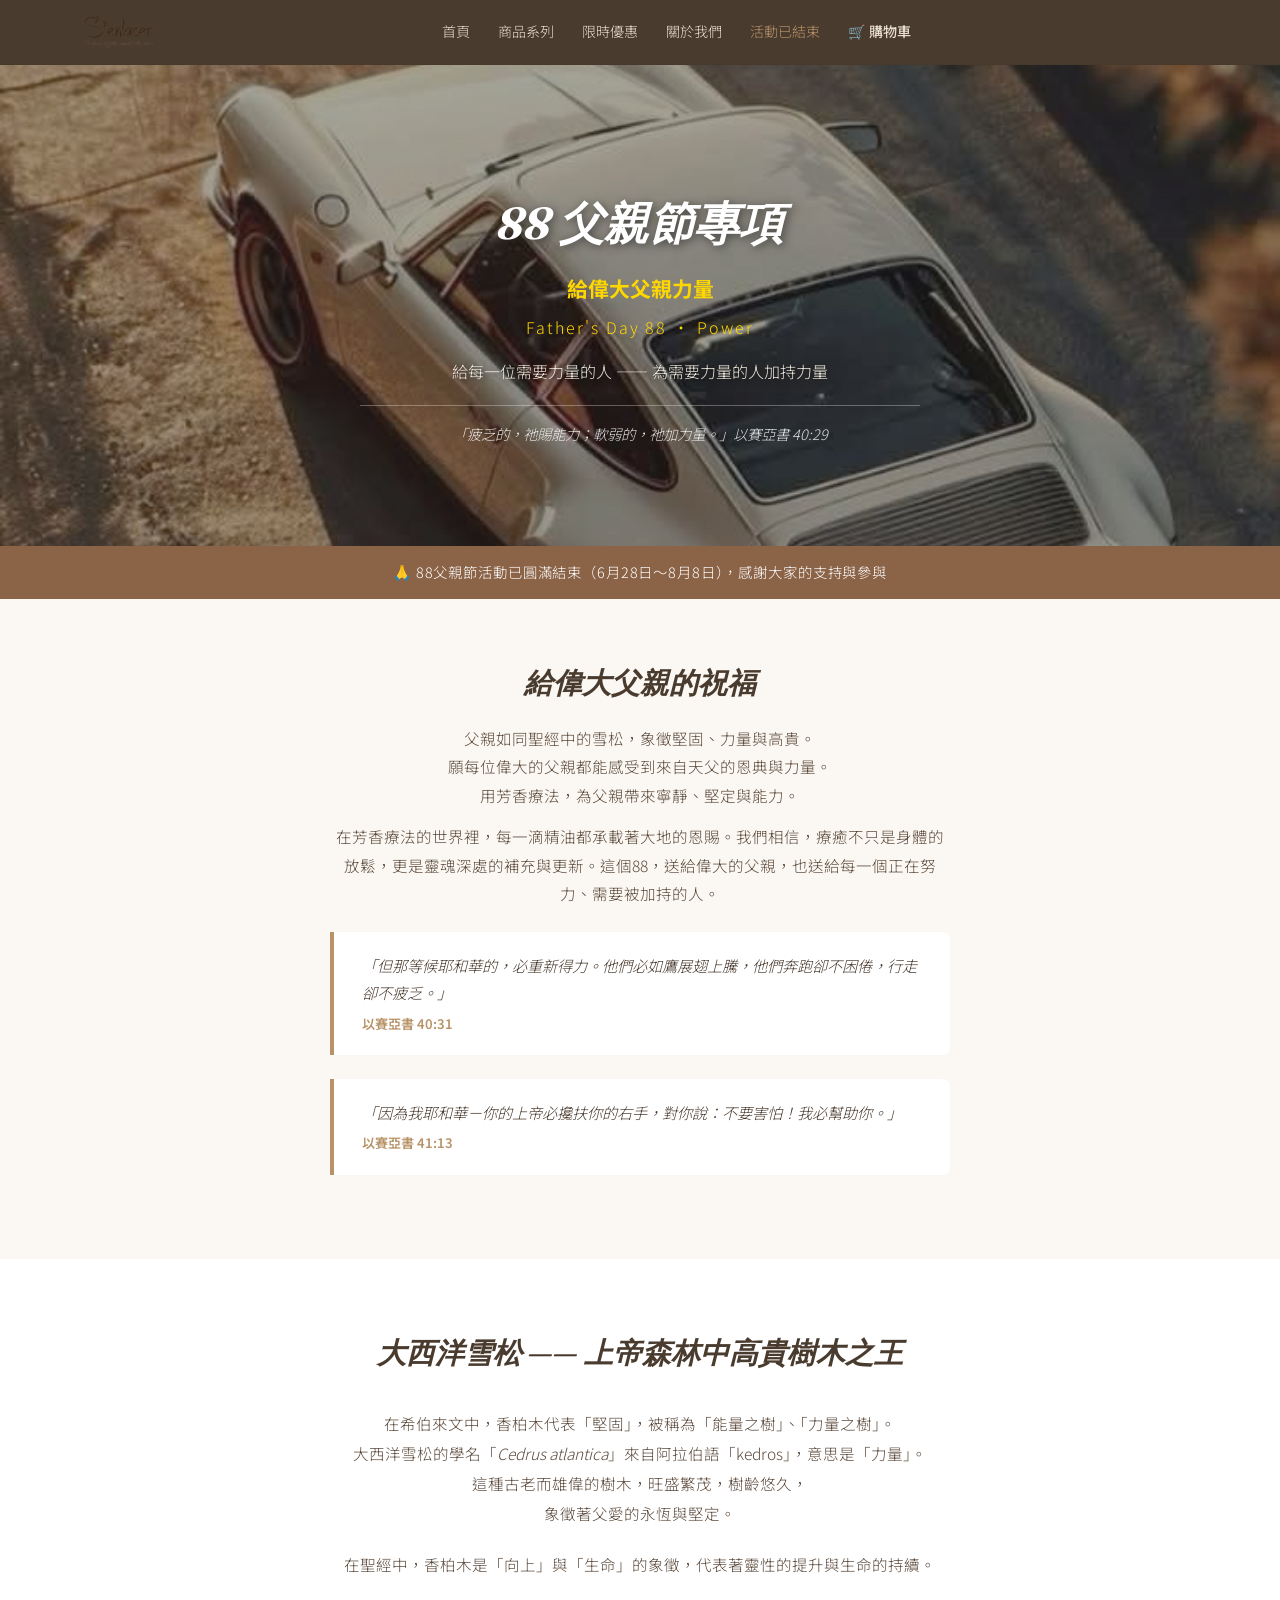
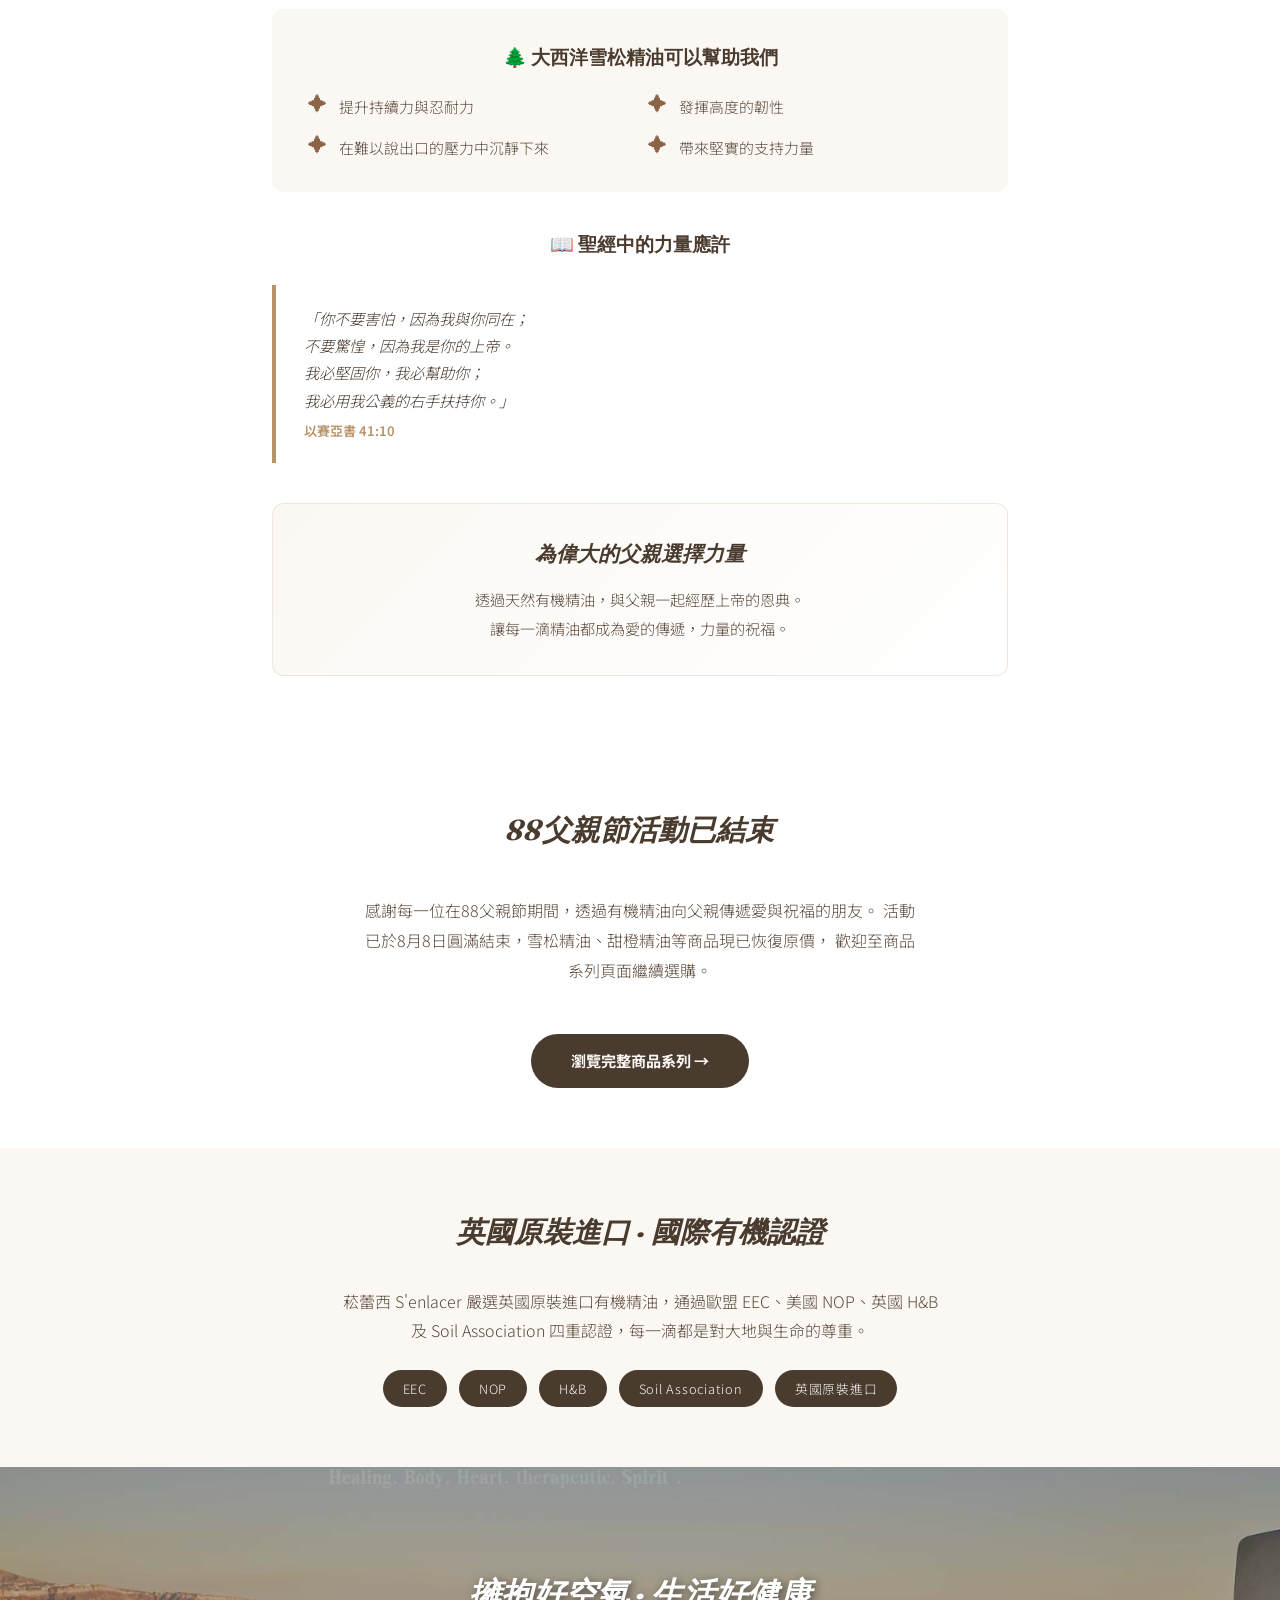
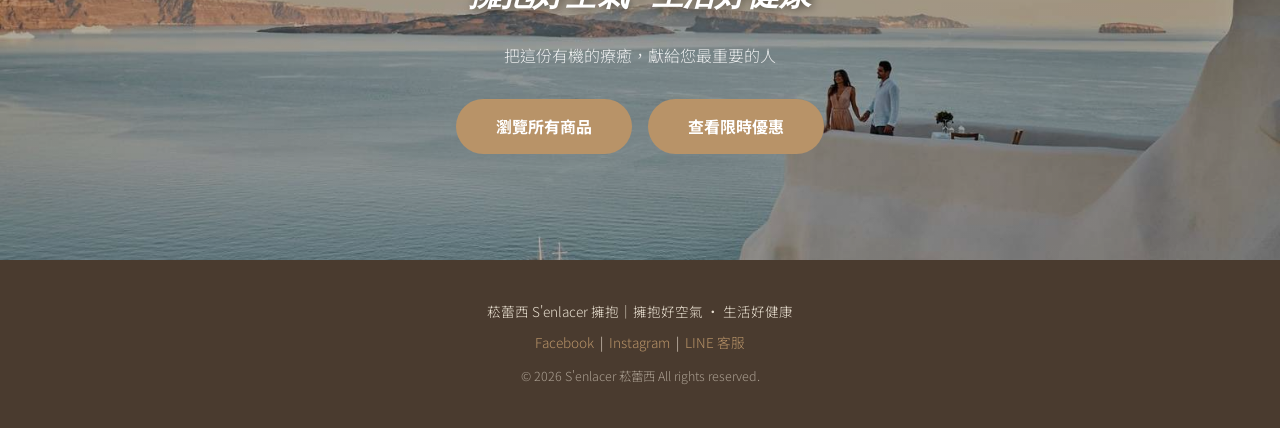
<file: father-day-88.html>
<!DOCTYPE html>
<html lang="zh-TW">
<head>
    <meta charset="UTF-8">
    <meta name="viewport" content="width=device-width, initial-scale=1.0">
    <title>88父親節活動（已結束） - 菘蕾西 S'enlacer</title>
    <meta name="description" content="菘蕾西 S'enlacer 88父親節活動已於8月8日圓滿結束，感謝大家的支持。歡迎至商品系列頁面選購有機精油。">
    <meta property="og:title" content="88父親節活動已結束 — 菘蕾西 S'enlacer">
    <meta property="og:description" content="88父親節活動已圓滿結束，感謝大家的支持。歡迎繼續選購菘蕾西有機精油">
    <meta property="og:image" content="aromatherapy-porsche-hero.jpg">
    <meta property="og:type" content="website">
    <link rel="icon" type="image/x-icon" href="favicon.ico">
    <link href="https://fonts.googleapis.com/css2?family=Fraunces:ital@0;1&family=Noto+Sans+TC:wght@400;700&display=swap" rel="stylesheet">
    <link rel="stylesheet" href="styles.css">
    <style>
        /* 防複製 */
        body{-webkit-user-select:none;-moz-user-select:none;-ms-user-select:none;user-select:none;}
        img{-webkit-user-drag:none;pointer-events:none;}
        a,button,input,label{-webkit-user-select:text;user-select:text;}

        /* 88頁面專屬色彩 */
        :root{
            --cedar:#8B6347;
            --gold:#B89368;
            --cream:#FBF8F3;
            --dark:#4A3B2F;
        }

        /* 導覽列 */
        .header-88{background:var(--dark);padding:0 40px;position:sticky;top:0;z-index:100;}
        .header-88 .wrap{display:flex;align-items:center;justify-content:space-between;height:64px;}
        .header-88 .nav-links{display:flex;gap:28px;align-items:center;}
        .header-88 .nav-links a{color:#E8DFD0;font-size:.88rem;text-decoration:none;transition:color .3s;}
        .header-88 .nav-links a:hover{color:var(--gold);}
        .header-88 .nav-links a.active{color:var(--gold);font-weight:700;}
        /* 修正：styles.css的#cart-nav-link深咖啡色規則會覆蓋此頁淺色文字，此處強制改回淺米色 */
        .header-88 #cart-nav-link{color:#E8DFD0 !important;}
        .header-88 #cart-nav-link:hover{color:var(--gold) !important;}

        /* Hero */
        .hero-88{position:relative;background:linear-gradient(rgba(0,0,0,.35),rgba(0,0,0,.35)),url('aromatherapy-porsche-hero.jpg') center/cover no-repeat;color:#fff;text-align:center;padding:120px 20px 100px;}
        .hero-88 h1{font-family:'Fraunces',serif;font-style:italic;font-size:2.8rem;margin-bottom:10px;text-shadow:2px 2px 10px rgba(0,0,0,.5);}
        .hero-88 .tagline{font-size:1.3rem;color:#FFD700;font-weight:700;margin:8px 0;}
        .hero-88 .en-title{font-size:1rem;color:#FFD700;letter-spacing:.12em;margin:4px 0 16px;}
        .hero-88 .sub-text{font-size:1rem;color:#F3ECE0;max-width:600px;margin:0 auto 20px;text-shadow:1px 1px 6px rgba(0,0,0,.5);}
        .hero-88 .bible{font-size:.9rem;color:rgba(255,255,255,.85);font-style:italic;border-top:1px solid rgba(255,255,255,.3);padding-top:16px;margin-top:16px;max-width:560px;margin-left:auto;margin-right:auto;}

        /* 促銷banner */
        .promo-strip{background:var(--cedar);color:#fff;text-align:center;padding:14px 20px;font-size:.9rem;letter-spacing:.06em;}
        .promo-strip span{color:#FFD700;font-weight:700;}

        /* 給父親的話 */
        .message-section{background:var(--cream);padding:60px 20px;text-align:center;}
        .message-section h2{font-family:'Fraunces',serif;font-style:italic;font-size:1.8rem;color:var(--dark);margin-bottom:16px;}
        .message-section p{max-width:620px;margin:0 auto 12px;color:#5C4A3C;line-height:1.85;font-size:.97rem;}
        .bible-verse{background:#fff;border-left:4px solid var(--gold);padding:20px 28px;max-width:620px;margin:24px auto;border-radius:0 8px 8px 0;text-align:left;}
        .bible-verse p{margin:0;color:var(--dark);font-style:italic;line-height:1.8;font-size:.95rem;}
        .bible-verse cite{display:block;margin-top:6px;font-size:.82rem;color:var(--gold);font-style:normal;font-weight:600;}

        /* 商品卡片 */
        .products-88{padding:60px 20px;background:#fff;}
        .products-88 h2{font-family:'Fraunces',serif;font-style:italic;font-size:1.8rem;color:var(--dark);text-align:center;margin-bottom:40px;}
        .products-88-grid{display:grid;grid-template-columns:1fr 1fr;gap:32px;max-width:900px;margin:0 auto;}
        .product-card-88{background:var(--cream);border-radius:12px;overflow:hidden;box-shadow:0 2px 16px rgba(74,59,47,.1);}
        .product-card-88 img{width:100%;height:260px;object-fit:cover;display:block;}
        .product-card-88 .info{padding:24px;}
        .product-card-88 .badge{display:inline-block;background:var(--cedar);color:#fff;font-size:.72rem;padding:4px 14px;border-radius:20px;margin-bottom:10px;letter-spacing:.05em;}
        .product-card-88 h3{font-family:'Fraunces',serif;font-size:1.15rem;color:var(--dark);margin:0 0 6px;}
        .product-card-88 .en{font-size:.78rem;color:#8C8169;font-style:italic;margin-bottom:12px;}
        .product-card-88 .desc{font-size:.85rem;color:#5C4A3C;line-height:1.65;margin-bottom:14px;}
        .price-row{display:flex;align-items:center;gap:12px;margin-bottom:10px;}
        .price-origin{font-size:.9rem;text-decoration:line-through;color:#aaa;}
        .price-now{font-size:1.6rem;font-weight:700;color:var(--cedar);}
        .price-note{font-size:.78rem;color:#8C8169;}
        .notice-box{background:#fff;border:1px dashed var(--gold);border-radius:6px;padding:10px 14px;margin:10px 0;font-size:.82rem;color:#5C4A3C;}
        .addon-box{background:#F3ECE0;border-radius:6px;padding:12px 14px;margin:10px 0;}
        .addon-box label{display:flex;align-items:center;gap:8px;font-size:.88rem;color:var(--dark);cursor:pointer;}
        .btn-add-88{width:100%;background:var(--dark);color:var(--cream);border:none;padding:14px;border-radius:30px;font-size:.95rem;font-weight:700;cursor:pointer;margin-top:8px;transition:background .3s;}
        .btn-add-88:hover{background:var(--cedar);}

        /* 品牌哲學 */
        .philosophy{background:var(--cream);padding:60px 20px;text-align:center;}
        .philosophy h2{font-family:'Fraunces',serif;font-style:italic;font-size:1.8rem;color:var(--dark);margin-bottom:30px;}
        .cert-badges{display:flex;justify-content:center;gap:12px;flex-wrap:wrap;margin-top:24px;}
        .cert-badge{background:var(--dark);color:var(--cream);padding:8px 20px;border-radius:20px;font-size:.8rem;letter-spacing:.06em;}

        /* CTA底部 */
        .cta-bottom{background:linear-gradient(rgba(0,0,0,.3),rgba(0,0,0,.3)),url('santorini-cliff-embrace.jpg') center/cover no-repeat;padding:100px 20px;text-align:center;color:#fff;}
        .cta-bottom h2{font-family:'Fraunces',serif;font-style:italic;font-size:2rem;margin-bottom:20px;text-shadow:2px 2px 8px rgba(0,0,0,.5);}
        .cta-bottom a{display:inline-block;background:var(--gold);color:#fff;padding:14px 40px;border-radius:30px;text-decoration:none;font-weight:700;font-size:1rem;margin:6px;}

        /* Footer */
        footer.footer-88{background:var(--dark);color:#E8DFD0;text-align:center;padding:40px 20px;font-size:.85rem;}
        footer.footer-88 a{color:var(--gold);text-decoration:none;}

        @media(max-width:640px){
            .hero-88 h1{font-size:1.8rem;}
            .products-88-grid{grid-template-columns:1fr;}
            .header-88{padding:0 16px;}
            .header-88 .nav-links{gap:16px;}
        }
    </style>
</head>
<body>

<!-- 導覽列 -->
<header class="header-88">
    <div class="wrap">
        <a href="landing.html">
            <img src="senlacer-logo-nav.png" alt="S'enlacer 菘蕾西" style="height:36px;width:auto;display:block;">
        </a>
        <nav class="nav-links">
            <a href="landing.html">首頁</a>
            <a href="products.html">商品系列</a>
            <a href="promotion.html">限時優惠</a>
            <a href="about.html">關於我們</a>
            <a href="father-day-88.html" style="color:var(--gold);">活動已結束</a>
            <a href="javascript:void(0)" onclick="toggleCart()" id="cart-nav-link" style="position:relative;">🛒 購物車<span class="cart-nav-badge"></span></a>
        </nav>
    </div>
</header>

<!-- Hero 主視覺 -->
<section class="hero-88">
    <h1>88 父親節專項</h1>
    <div class="tagline">給偉大父親力量</div>
    <div class="en-title">Father's Day 88 · Power</div>
    <p class="sub-text">給每一位需要力量的人 —— 為需要力量的人加持力量</p>
    <div class="bible">
        「疲乏的，祂賜能力；軟弱的，祂加力量。」以賽亞書 40:29
    </div>
</section>

<!-- 活動已結束提示 -->
<div class="promo-strip">
    🙏 88父親節活動已圓滿結束（6月28日～8月8日），感謝大家的支持與參與
</div>

<!-- 給父親的話 -->
<section class="message-section">
    <div class="wrap">

        <h2>給偉大父親的祝福</h2>
        <p>父親如同聖經中的雪松，象徵堅固、力量與高貴。<br>
        願每位偉大的父親都能感受到來自天父的恩典與力量。<br>
        用芳香療法，為父親帶來寧靜、堅定與能力。</p>

        <p style="max-width:620px;margin:0 auto 12px;color:#5C4A3C;line-height:1.85;font-size:.97rem;">在芳香療法的世界裡，每一滴精油都承載著大地的恩賜。我們相信，療癒不只是身體的放鬆，更是靈魂深處的補充與更新。這個88，送給偉大的父親，也送給每一個正在努力、需要被加持的人。</p>

        <div class="bible-verse">
            <p>「但那等候耶和華的，必重新得力。他們必如鷹展翅上騰，他們奔跑卻不困倦，行走卻不疲乏。」</p>
            <cite>以賽亞書 40:31</cite>
        </div>

        <div class="bible-verse">
            <p>「因為我耶和華－你的上帝必攙扶你的右手，對你說：不要害怕！我必幫助你。」</p>
            <cite>以賽亞書 41:13</cite>
        </div>

    </div>
</section>

<!-- 雪松深度文案 -->
<section style="background:#fff;padding:70px 20px;">
    <div class="wrap" style="max-width:800px;margin:0 auto;">

        <h2 style="font-family:'Fraunces',serif;font-style:italic;font-size:1.8rem;color:var(--dark);text-align:center;margin-bottom:30px;">
            大西洋雪松 —— 上帝森林中高貴樹木之王
        </h2>

        <p style="color:#5C4A3C;line-height:1.95;font-size:.97rem;margin-bottom:20px;text-align:center;">
            在希伯來文中，香柏木代表「堅固」，被稱為「能量之樹」、「力量之樹」。<br>
            大西洋雪松的學名「<em>Cedrus atlantica</em>」來自阿拉伯語「kedros」，意思是「力量」。<br>
            這種古老而雄偉的樹木，旺盛繁茂，樹齡悠久，<br>象徵著父愛的永恆與堅定。
        </p>

        <p style="color:#5C4A3C;line-height:1.95;font-size:.97rem;margin-bottom:30px;text-align:center;">
            在聖經中，香柏木是「向上」與「生命」的象徵，代表著靈性的提升與生命的持續。
        </p>

        <!-- 功效區塊 -->
        <div style="background:var(--cream);border-radius:12px;padding:32px 36px;margin:30px 0;">
            <h3 style="font-family:'Fraunces',serif;font-size:1.2rem;color:var(--dark);margin-bottom:20px;text-align:center;">
                🌲 大西洋雪松精油可以幫助我們
            </h3>
            <div style="display:grid;grid-template-columns:1fr 1fr;gap:16px;">
                <div style="display:flex;align-items:flex-start;gap:12px;">
                    <span style="color:var(--cedar);font-size:1.2rem;line-height:1;">✦</span>
                    <p style="margin:0;color:#5C4A3C;line-height:1.7;font-size:.93rem;">提升持續力與忍耐力</p>
                </div>
                <div style="display:flex;align-items:flex-start;gap:12px;">
                    <span style="color:var(--cedar);font-size:1.2rem;line-height:1;">✦</span>
                    <p style="margin:0;color:#5C4A3C;line-height:1.7;font-size:.93rem;">發揮高度的韌性</p>
                </div>
                <div style="display:flex;align-items:flex-start;gap:12px;">
                    <span style="color:var(--cedar);font-size:1.2rem;line-height:1;">✦</span>
                    <p style="margin:0;color:#5C4A3C;line-height:1.7;font-size:.93rem;">在難以說出口的壓力中沉靜下來</p>
                </div>
                <div style="display:flex;align-items:flex-start;gap:12px;">
                    <span style="color:var(--cedar);font-size:1.2rem;line-height:1;">✦</span>
                    <p style="margin:0;color:#5C4A3C;line-height:1.7;font-size:.93rem;">帶來堅實的支持力量</p>
                </div>
            </div>
        </div>

        <!-- 聖經應許 -->
        <h3 style="font-family:'Fraunces',serif;font-size:1.2rem;color:var(--dark);text-align:center;margin:36px 0 20px;">
            📖 聖經中的力量應許
        </h3>

        <div class="bible-verse" style="max-width:100%;">
            <p>「你不要害怕，因為我與你同在；<br>
            不要驚惶，因為我是你的上帝。<br>
            我必堅固你，我必幫助你；<br>
            我必用我公義的右手扶持你。」</p>
            <cite>以賽亞書 41:10</cite>
        </div>

        <!-- 結語 -->
        <div style="text-align:center;margin-top:40px;padding:32px;background:linear-gradient(135deg,var(--cream),#fff);border-radius:12px;border:1px solid rgba(184,147,104,.2);">
            <h3 style="font-family:'Fraunces',serif;font-style:italic;font-size:1.3rem;color:var(--dark);margin-bottom:14px;">
                為偉大的父親選擇力量
            </h3>
            <p style="color:#5C4A3C;line-height:1.9;font-size:.95rem;max-width:520px;margin:0 auto;">
                透過天然有機精油，與父親一起經歷上帝的恩典。<br>
                讓每一滴精油都成為愛的傳遞，力量的祝福。
            </p>
        </div>

    </div>
</section>

<!-- 商品區 -->
<section class="products-88">
    <div class="wrap">
        <h2>88父親節活動已結束</h2>
        <p style="text-align:center;max-width:560px;margin:0 auto 40px;color:#5C4A3C;line-height:1.9;">
            感謝每一位在88父親節期間，透過有機精油向父親傳遞愛與祝福的朋友。
            活動已於8月8日圓滿結束，雪松精油、甜橙精油等商品現已恢復原價，
            歡迎至商品系列頁面繼續選購。
        </p>
        <div style="text-align:center;">
            <a href="products.html" class="btn-add-88" style="display:inline-block;width:auto;padding:14px 40px;text-decoration:none;">瀏覽完整商品系列 →</a>
        </div>
    </div>
</section>

<!-- 已封存：原88父親節商品卡片區塊（如需恢復可參考歷史版本） -->
<section style="display:none;">
    <div class="wrap">
        <div class="products-88-grid">

            <!-- 雪松精油 -->
            <div class="product-card-88">
                <img src="cedarwood-product-real.jpg" alt="有機大西洋雪松精油 10ML" style="pointer-events:none;">
                <div class="info">
                    <span class="badge">88父親節限定</span>
                    <h3>有機大西洋雪松精油</h3>
                    <div class="en">Atlantic Cedarwood Essential Oil</div>
                    <div class="desc">
                        產地：摩洛哥｜萃取：木材蒸餾<br>
                        香調：深沉木質、穩定安神<br>
                        認證：Soil Association 有機認證
                    </div>
                    <div class="price-row">
                        <span class="price-origin">原價 $390</span>
                        <span class="price-now">$88</span>
                        <span class="price-note">10ML</span>
                    </div>
                    <div class="notice-box">💡 促銷商品為10ML精油瓶身（不含木盒）</div>
                    <div class="addon-box">
                        <label>
                            <input type="checkbox" id="addon-box-cedar" style="width:15px;height:15px;accent-color:#B89368;">
                            🎁 加購原木精緻收藏盒包裝 <strong>+$88</strong>
                        </label>
                    </div>
                    <button class="btn-add-88" onclick="
                        var box=document.getElementById('addon-box-cedar').checked;
                        var p=box?176:88;
                        var id=box?'cedarwood-88-box':'cedarwood-88';
                        var nm=box?'🎁 有機大西洋雪松精油 單瓶 10ML ＋ 原木收藏盒（88父親節限定）':'有機大西洋雪松精油 單瓶 10ML（88父親節限定）';
                        window.cart.addToCart({id:id,name:nm,size:'10ML',price:p,quantity:1});
                    ">加入購物車</button>
                </div>
            </div>

            <!-- 甜橙精油 -->
            <div class="product-card-88">
                <img src="orange-product-real.jpg" alt="有機甜橙精油 10ML" style="pointer-events:none;">
                <div class="info">
                    <span class="badge">88父親節限定</span>
                    <h3>有機甜橙精油</h3>
                    <div class="en">Sweet Orange Essential Oil</div>
                    <div class="desc">
                        產地：義大利｜萃取：果皮冷壓<br>
                        香調：清新明亮、愉悅喜樂<br>
                        認證：Soil Association 有機認證
                    </div>
                    <div class="price-row">
                        <span class="price-origin">原價 $390</span>
                        <span class="price-now">$88</span>
                        <span class="price-note">10ML</span>
                    </div>
                    <div class="notice-box">💡 促銷商品為10ML精油瓶身（不含木盒）</div>
                    <div class="addon-box">
                        <label>
                            <input type="checkbox" id="addon-box-orange" style="width:15px;height:15px;accent-color:#B89368;">
                            🎁 加購原木精緻收藏盒包裝 <strong>+$88</strong>
                        </label>
                    </div>
                    <button class="btn-add-88" onclick="
                        var box=document.getElementById('addon-box-orange').checked;
                        var p=box?176:88;
                        var id=box?'orange-88-box':'orange-88';
                        var nm=box?'🎁 有機甜橙精油 單瓶 10ML ＋ 原木收藏盒（88父親節限定）':'有機甜橙精油 單瓶 10ML（88父親節限定）';
                        window.cart.addToCart({id:id,name:nm,size:'10ML',price:p,quantity:1});
                    ">加入購物車</button>
                </div>
            </div>

        </div>
    </div>
</section>

<!-- 品牌哲學 -->
<section class="philosophy">
    <div class="wrap">
        <h2>英國原裝進口 · 國際有機認證</h2>
        <p style="max-width:600px;margin:0 auto;color:#5C4A3C;line-height:1.85;">菘蕾西 S'enlacer 嚴選英國原裝進口有機精油，通過歐盟 EEC、美國 NOP、英國 H&B 及 Soil Association 四重認證，每一滴都是對大地與生命的尊重。</p>
        <div class="cert-badges">
            <span class="cert-badge">EEC</span>
            <span class="cert-badge">NOP</span>
            <span class="cert-badge">H&amp;B</span>
            <span class="cert-badge">Soil Association</span>
            <span class="cert-badge">英國原裝進口</span>
        </div>
    </div>
</section>

<!-- CTA底部 -->
<section class="cta-bottom">
    <h2>擁抱好空氣 · 生活好健康</h2>
    <p style="color:rgba(255,255,255,.85);margin-bottom:24px;font-size:1rem;">把這份有機的療癒，獻給您最重要的人</p>
    <a href="products.html">瀏覽所有商品</a>
    <a href="promotion.html">查看限時優惠</a>
</section>

<!-- Footer -->
<footer class="footer-88">
    <p>菘蕾西 S'enlacer 擁抱｜擁抱好空氣 · 生活好健康</p>
    <p style="margin-top:8px;">
        <a href="https://www.facebook.com/senlacer" target="_blank">Facebook</a> &nbsp;|&nbsp;
        <a href="https://www.instagram.com/songleisi/" target="_blank">Instagram</a> &nbsp;|&nbsp;
        <a href="https://lin.ee/9zUQhq9" target="_blank">LINE 客服</a>
    </p>
    <p style="margin-top:12px;opacity:.6;font-size:.78rem;">© 2026 S'enlacer 菘蕾西 All rights reserved.</p>
</footer>

<!-- 購物車側欄 -->
<div id="cart-sidebar">
  <div id="cart-sidebar-header">
    <h3>🛒 購物車<span id="cart-badge" style="display:none;background:#B97A5A;color:#fff;width:20px;height:20px;border-radius:50%;align-items:center;justify-content:center;font-size:.72rem;font-weight:bold;margin-left:8px;"></span></h3>
    <button id="cart-sidebar-close" onclick="toggleCart()">✕</button>
  </div>
  <div id="cart-items-sidebar"></div>
  <div id="cart-total-box">
    <p style="font-size:1.2rem;color:var(--amber-deep);font-weight:bold;text-align:right;margin:0 0 12px;">總計: NT$<span id="total-price">0</span></p>
    <button onclick="window.cart.checkout()" style="width:100%;padding:14px;background:var(--ink);color:var(--linen);border:none;border-radius:30px;font-size:1rem;font-weight:bold;cursor:pointer;">確認結帳 →</button>
  </div>
</div>
<div id="cart-overlay" onclick="toggleCart()"></div>

<script src="cart-system.js"></script>
<script>
function toggleCart(){
    var s=document.getElementById('cart-sidebar'),o=document.getElementById('cart-overlay');
    if(!s||!o)return;
    if(s.classList.contains('open')){s.classList.remove('open');o.style.display='none';}
    else{s.classList.add('open');o.style.display='block';renderCartSidebar();}
}
function renderCartSidebar(){
    var items=window.cart?window.cart.items:[];
    var con=document.getElementById('cart-items-sidebar');
    var tot=document.getElementById('total-price');
    if(!con)return;
    if(!items.length){con.innerHTML='<p style="text-align:center;color:var(--sage);padding:40px 20px;">購物車為空</p>';if(tot)tot.textContent='0';return;}
    var html='<div style="max-height:55vh;overflow-y:auto;padding:0 20px;">';
    items.forEach(function(item,i){
        var sub=item.price*item.quantity;
        html+='<div style="padding:12px 0;border-bottom:1px solid var(--linen-dim);">';
        html+='<div style="display:flex;justify-content:space-between;gap:10px;">';
        html+='<div style="flex:1;"><p style="margin:0;font-weight:600;font-size:.88rem;color:var(--ink);">'+item.name+'</p>';
        html+='<p style="margin:4px 0;font-size:.8rem;color:var(--sage);">'+(item.size||'')+'</p>';
        html+='<div style="display:flex;align-items:center;gap:8px;margin-top:4px;">';
        html+='<input type="number" min="1" value="'+item.quantity+'" onchange="window.cart.updateQuantity('+i+',this.value);renderCartSidebar();" style="width:50px;padding:4px;text-align:center;border:1px solid var(--amber);border-radius:4px;">';
        html+='<span style="font-size:.82rem;color:var(--sage);">× $'+item.price+'</span></div></div>';
        html+='<div style="text-align:right;"><p style="margin:0;color:var(--amber-deep);font-weight:bold;">$'+sub+'</p>';
        html+='<button onclick="window.cart.removeItem('+i+');renderCartSidebar();" style="margin-top:6px;background:none;border:1px solid var(--terracotta);color:var(--terracotta);padding:3px 10px;border-radius:20px;cursor:pointer;font-size:.75rem;">移除</button>';
        html+='</div></div></div>';
    });
    html+='</div>';
    con.innerHTML=html;
    if(tot)tot.textContent=window.cart.getTotal().toLocaleString();
}
</script>
</body>
</html>
</file>
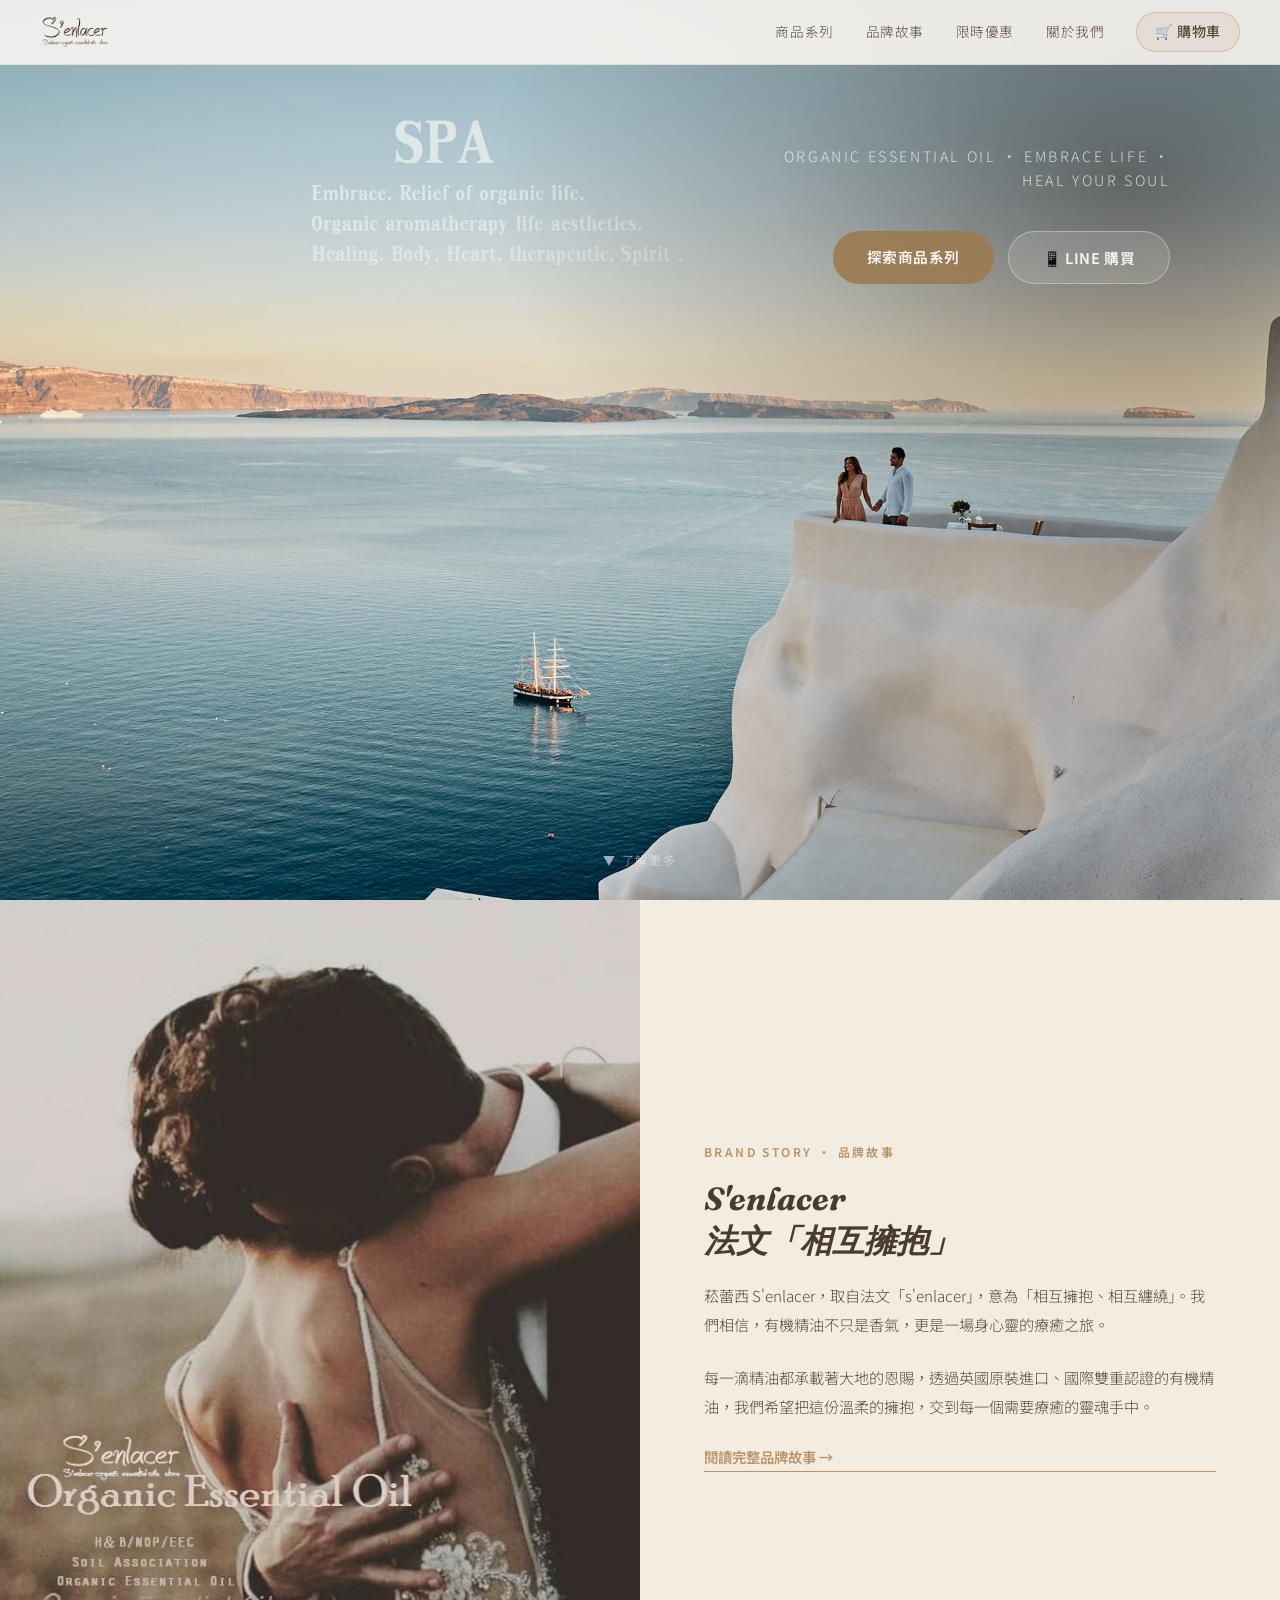
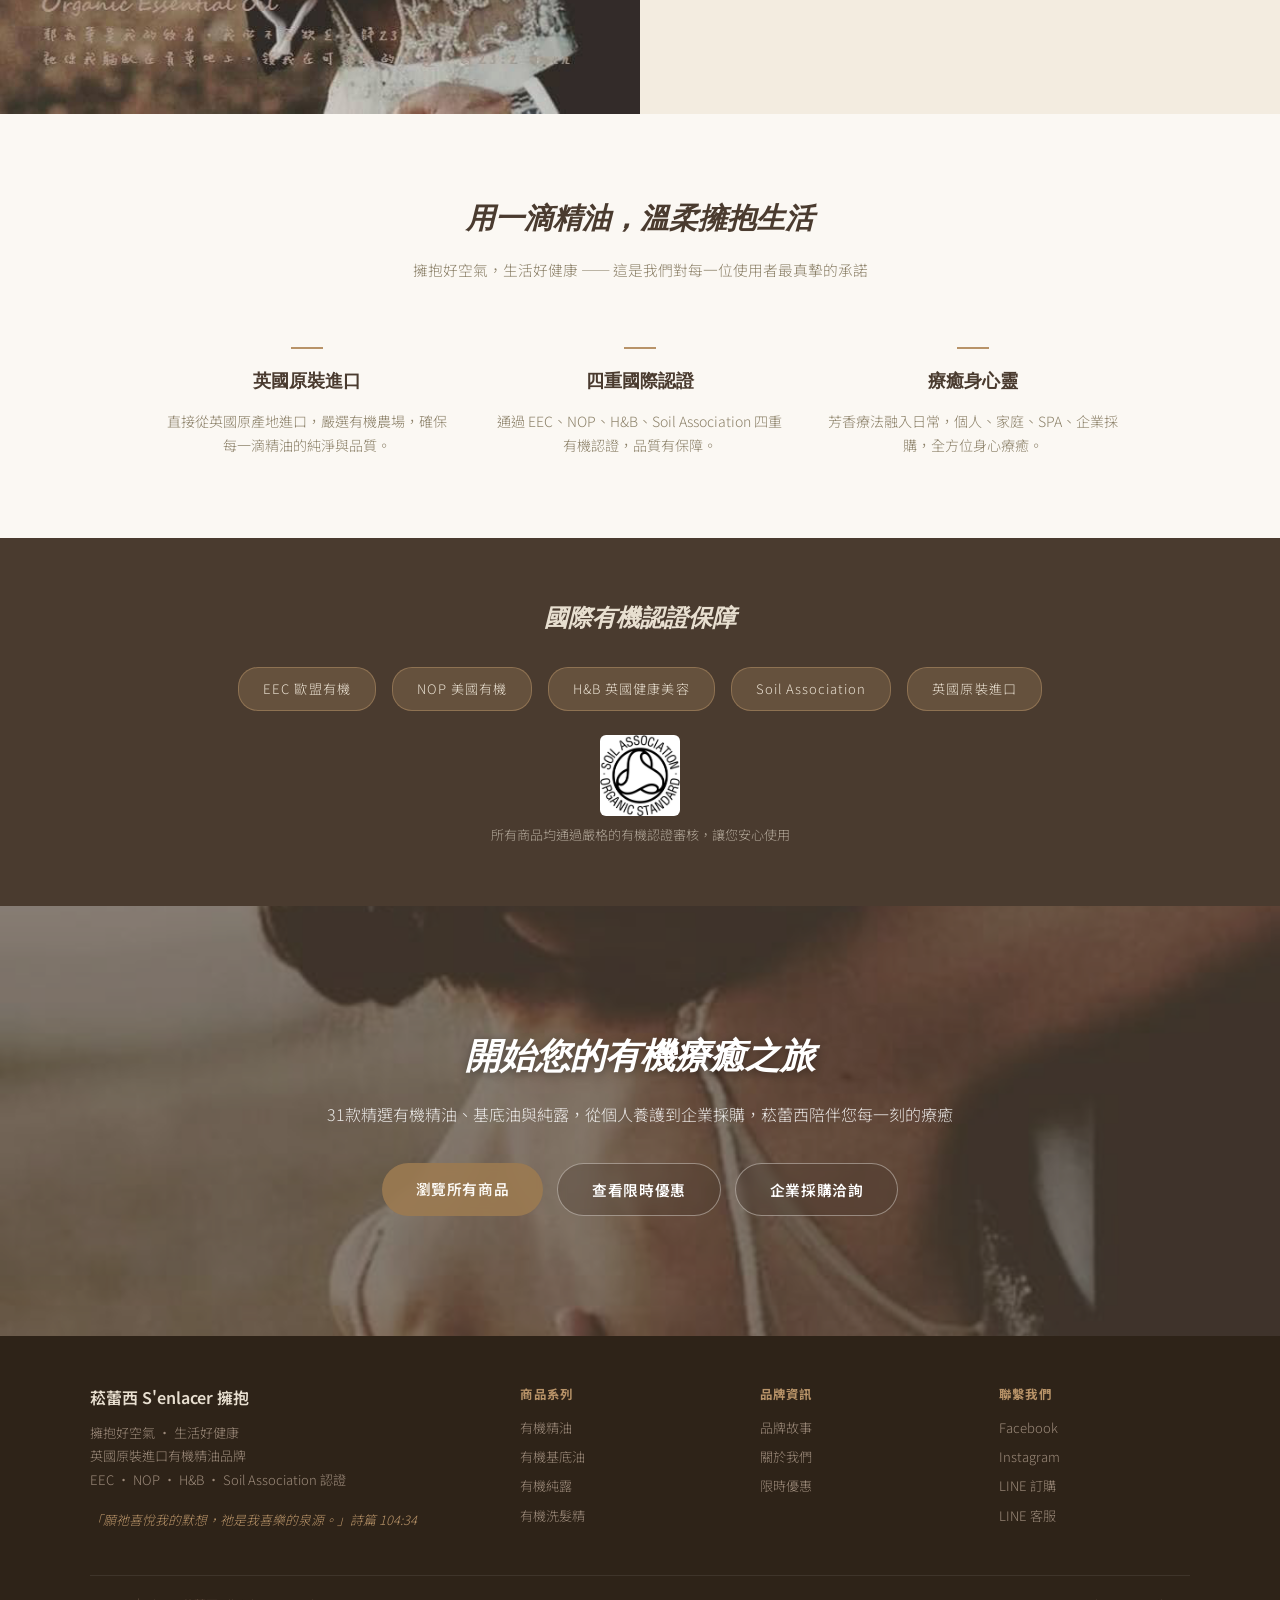
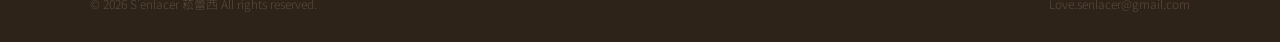
<file: landing.html>
<!DOCTYPE html>
<html lang="zh-Hant">
<head>
    <meta charset="UTF-8">
    <meta name="viewport" content="width=device-width, initial-scale=1.0">
    <title>擁抱 S'enlacer — 菘蕾西有機精油品牌</title>
    <meta name="description" content="菘蕾西 S'enlacer，以歐盟有機認證與英國土壤協會認證的精油、基底油與純露，將芳香療法的療癒帶入日常。擁抱安心，療癒身．心．靈。">
    <meta property="og:title" content="菘蕾西 S'enlacer 擁抱 — 有機精油的療癒之旅">
    <meta property="og:description" content="擁抱好空氣．生活好健康，英國原裝進口有機精油品牌">
    <meta property="og:image" content="spa-santorini-embrace-correct.jpg">
    <meta property="og:type" content="website">
    <link rel="icon" type="image/x-icon" href="favicon.ico">
    <link href="https://fonts.googleapis.com/css2?family=Fraunces:ital,opsz,wght@0,9..144,400;0,9..144,600;1,9..144,400;1,9..144,600&family=Noto+Sans+TC:wght@300;400;500;600&display=swap" rel="stylesheet">
    <link rel="stylesheet" href="styles.css">
    <style>
        *{margin:0;padding:0;box-sizing:border-box;}

        /* ── 導覽列 ── */
        .nav-landing{
            position:fixed;top:0;left:0;right:0;z-index:200;
            background:rgba(251,248,243,.88);
            backdrop-filter:blur(14px);
            -webkit-backdrop-filter:blur(14px);
            border-bottom:1px solid rgba(184,147,104,.18);
            max-width:none;margin:0;padding:0;
            display:block;justify-content:normal;
        }
        .nav-landing .inner{
            max-width:1400px;margin:0 auto;
            display:flex;align-items:center;
            padding:0 40px;height:64px;
        }
        .nav-landing .nav-links{display:flex;align-items:center;gap:32px;}
        .nav-landing .nav-drop{display:flex;align-items:center;gap:32px;}
        .nav-landing .nav-links a{
            color:#5C4A3C;font-size:.85rem;text-decoration:none;
            letter-spacing:.04em;transition:color .3s;
        }
        .nav-landing .nav-links a:hover{color:#9C7A52;}
        .nav-landing .nav-links a.highlight{color:#B97A5A;font-weight:700;}
        .nav-cart{
            color:#5C4A3C;font-size:.85rem;cursor:pointer;
            background:rgba(184,147,104,.12);border:1px solid rgba(184,147,104,.4);
            padding:7px 18px;border-radius:20px;position:relative;
            transition:all .3s;text-decoration:none;font-weight:500;
        }
        .nav-cart:hover{background:rgba(184,147,104,.25);color:#4A3B2F;}

        /* ── Hero 全螢幕 ── */
        .hero{
            height:100vh;min-height:600px;
            position:relative;
            background:url('spa-santorini-embrace-correct.jpg') center/cover no-repeat;
            display:flex;align-items:flex-start;justify-content:flex-end;
            text-align:right;color:#fff;
            padding-top:16vh;padding-right:7vw;
        }
        .hero::before{
            content:'';position:absolute;inset:0;
            background:radial-gradient(ellipse 640px 420px at 88% 20%,rgba(30,22,16,.55) 0%,rgba(40,30,22,.22) 55%,rgba(0,0,0,.02) 100%);
        }
        .hero-content{position:relative;z-index:1;padding:0 20px;max-width:460px;text-align:right;}
        .hero-tagline{
            font-family:'Fraunces',serif;font-style:italic;
            font-size:clamp(1.6rem,3.5vw,2.6rem);
            font-weight:400;letter-spacing:.06em;
            text-shadow:0 1px 8px rgba(74,59,47,.4);
            color:rgba(255,255,255,.96);
            margin-bottom:14px;
        }
        .hero-sub{
            font-size:clamp(.78rem,1.3vw,.9rem);
            color:rgba(255,255,255,.72);letter-spacing:.18em;
            margin-bottom:38px;
        }
        .hero-btns{display:flex;gap:14px;justify-content:flex-end;flex-wrap:wrap;}
        .hero-btns a,.cta-btns a{
            padding:13px 34px;border-radius:30px;
            font-size:.92rem;font-weight:600;text-decoration:none;
            letter-spacing:.04em;transition:all .3s;display:inline-block;
        }
        .btn-primary{background:rgba(156,122,82,.9);color:#FBF8F3;backdrop-filter:blur(4px);}
        .btn-primary:hover{background:#9C7A52;transform:translateY(-2px);box-shadow:0 6px 20px rgba(156,122,82,.35);}
        .btn-ghost{background:rgba(251,248,243,.12);color:rgba(255,255,255,.92);border:1px solid rgba(251,248,243,.35);backdrop-filter:blur(4px);}
        .btn-ghost:hover{background:rgba(251,248,243,.24);}
        .btn-88{background:#FFD700;color:#4A3B2F;font-weight:700;}
        .btn-88:hover{background:#F0C800;transform:translateY(-2px);}
        .hero-scroll{
            position:absolute;bottom:30px;left:50%;transform:translateX(-50%);
            color:rgba(255,255,255,.6);font-size:.75rem;letter-spacing:.15em;
            animation:bounce 2s infinite;
        }
        @keyframes bounce{0%,100%{transform:translateX(-50%) translateY(0);}50%{transform:translateX(-50%) translateY(6px);}}

        /* ── 品牌介紹 ── */
        .section-brand{
            display:grid;grid-template-columns:1fr 1fr;
            min-height:520px;
        }
        .brand-img{overflow:hidden;}
        .brand-img img{width:100%;height:100%;object-fit:cover;display:block;transition:transform .6s;}
        .brand-img:hover img{transform:scale(1.03);}
        .brand-text{
            background:#F3ECE0;padding:72px 64px;
            display:flex;flex-direction:column;justify-content:center;
        }
        .brand-text .eyebrow{
            font-size:.75rem;letter-spacing:.2em;color:#B89368;
            font-weight:600;margin-bottom:16px;
        }
        .brand-text h2{
            font-family:'Fraunces',serif;font-style:italic;
            font-size:2rem;color:#4A3B2F;margin-bottom:20px;line-height:1.3;
        }
        .brand-text p{
            color:#5C4A3C;line-height:1.9;font-size:.95rem;margin-bottom:24px;
        }
        .brand-text .link-more{
            color:#B89368;font-weight:600;text-decoration:none;font-size:.9rem;
            border-bottom:1px solid #B89368;padding-bottom:2px;transition:all .3s;
        }
        .brand-text .link-more:hover{color:#4A3B2F;border-color:#4A3B2F;}

        /* ── 特色三欄 ── */
        .section-features{
            background:#FBF8F3;padding:80px 40px;text-align:center;
        }
        .section-features h2{
            font-family:'Fraunces',serif;font-style:italic;
            font-size:1.8rem;color:#4A3B2F;margin-bottom:14px;
        }
        .features-grid{
            display:grid;grid-template-columns:repeat(3,1fr);gap:40px;
            max-width:960px;margin:0 auto;
        }
        .feature-item h3{
            font-family:'Fraunces',serif;font-size:1.15rem;
            color:#4A3B2F;margin-bottom:12px;
            position:relative;padding-top:18px;
        }
        .feature-item h3::before{
            content:'';display:block;width:32px;height:2px;
            background:#B89368;margin:0 auto 16px;
        }
        .feature-item p{font-size:.88rem;color:#8C8169;line-height:1.75;}

        /* ── 認證區 ── */
        .section-certs{
            background:#4A3B2F;color:#F3ECE0;
            padding:60px 40px;text-align:center;
        }
        .section-certs h2{
            font-family:'Fraunces',serif;font-style:italic;
            font-size:1.5rem;margin-bottom:28px;color:#E8DFD0;
        }
        .cert-row{
            display:flex;justify-content:center;align-items:center;
            gap:16px;flex-wrap:wrap;margin-bottom:24px;
        }
        .cert-chip{
            background:rgba(184,147,104,.25);border:1px solid rgba(184,147,104,.5);
            color:#E8DFD0;padding:10px 24px;border-radius:20px;
            font-size:.82rem;letter-spacing:.08em;
        }
        .cert-note{font-size:.82rem;color:rgba(232,223,208,.65);margin-top:8px;}
        .cert-logo{max-width:80px;margin:16px auto 0;display:block;border-radius:6px;}

        /* ── 商品預覽 CTA ── */
        .section-cta{
            position:relative;
            background:url('embrace-woman-organic.jpg') center/cover no-repeat;
            padding:120px 20px;text-align:center;color:#fff;
        }
        .section-cta::before{
            content:'';position:absolute;inset:0;
            background:rgba(74,59,47,.55);
        }
        .section-cta-content{position:relative;z-index:1;max-width:700px;margin:0 auto;}
        .section-cta h2{
            font-family:'Fraunces',serif;font-style:italic;
            font-size:2.2rem;margin-bottom:14px;
            text-shadow:0 2px 10px rgba(0,0,0,.4);
        }
        .section-cta p{
            color:rgba(255,255,255,.85);font-size:1rem;
            line-height:1.8;margin-bottom:34px;
        }
        .cta-btns{display:flex;gap:14px;justify-content:center;flex-wrap:wrap;}
        .section-cta .btn-ghost{background:rgba(74,59,47,.35);border:1px solid rgba(251,248,243,.4);color:#fff;}
        .section-cta .btn-ghost:hover{background:rgba(74,59,47,.5);}

        /* ── Footer ── */
        .footer-landing{background:#2E2318;color:#9C8A7A;padding:48px 40px 28px;}
        .footer-inner{
            max-width:1100px;margin:0 auto;
            display:grid;grid-template-columns:2fr 1fr 1fr 1fr;gap:48px;
        }
        .footer-brand{color:#E8DFD0;font-size:1rem;font-weight:600;margin-bottom:10px;}
        .footer-desc{font-size:.82rem;line-height:1.8;margin-bottom:16px;}
        .footer-col h5{color:#B89368;font-size:.78rem;letter-spacing:.1em;margin-bottom:12px;}
        .footer-col a{
            display:block;color:#9C8A7A;font-size:.82rem;
            text-decoration:none;margin-bottom:7px;transition:color .3s;
        }
        .footer-col a:hover{color:#E8DFD0;}
        .footer-bottom{
            max-width:1100px;margin:28px auto 0;
            border-top:1px solid rgba(255,255,255,.08);
            padding-top:18px;font-size:.75rem;color:#5C4A3C;
            display:flex;justify-content:space-between;align-items:center;flex-wrap:wrap;gap:8px;
        }

        /* ── 響應式 ── */
        @media(max-width:900px){
            .nav-landing .inner{padding:0 20px;}
            .nav-landing .nav-links{gap:16px;}
            .hero{padding-left:5vw;padding-right:5vw;padding-top:12vh;align-items:flex-start;justify-content:flex-end;}
            .hero-content{max-width:100%;}
            .section-brand{grid-template-columns:1fr;}
            .brand-img{height:300px;}
            .brand-text{padding:48px 32px;}
            .features-grid{grid-template-columns:1fr 1fr;gap:28px;}
            .footer-inner{grid-template-columns:1fr 1fr;gap:28px;}
        }
        @media(min-width:601px) and (max-width:860px){
            .nav-landing .nav-toggle{display:none;}
        }
        @media(max-width:600px){
            .nav-landing .nav-drop{display:none;position:absolute;top:100%;left:0;right:0;flex-direction:column;gap:0;background:#FBF8F3;border-bottom:1px solid rgba(184,147,104,.18);box-shadow:0 12px 24px rgba(74,59,47,.12);padding:6px 0;}
            .nav-landing .nav-drop.mobile-open{display:flex;}
            .nav-landing .nav-drop a{padding:14px 24px;}
            .features-grid{grid-template-columns:1fr;}
            .footer-inner{grid-template-columns:1fr;}
            .nav-landing .inner{height:54px;}
        }
    </style>
</head>
<body>

<!-- 導覽列 -->
<nav class="nav-landing">
    <div class="inner">
        <a href="landing.html" style="flex-shrink:0;">
            <img src="senlacer-logo-nav.png" alt="S'enlacer 菘蕾西" style="height:34px;width:auto;display:block;">
        </a>
        <div style="flex:1;"></div>
        <div class="nav-links">
            <a href="products.html">商品系列</a>
            <div class="nav-drop">
                <a href="index.html">品牌故事</a>
                <a href="promotion.html">限時優惠</a>
                <a href="about.html">關於我們</a>
            </div>
            <button class="nav-toggle" onclick="toggleMobileNav()" aria-label="開啟選單" aria-expanded="false"><span></span><span></span><span></span></button>
            <a href="javascript:void(0)" onclick="toggleCart()" class="nav-cart" id="cart-nav-link" style="position:relative;">
                🛒 購物車
                <span class="cart-nav-badge" style="display:none;position:absolute;top:-8px;right:-8px;background:#B97A5A;color:#fff;width:18px;height:18px;border-radius:50%;align-items:center;justify-content:center;font-size:.65rem;font-weight:bold;"></span>
            </a>
        </div>
    </div>
</nav>

<!-- Hero 全螢幕 -->
<section class="hero">
    <div class="hero-content">
        <div class="hero-sub">ORGANIC ESSENTIAL OIL · EMBRACE LIFE · HEAL YOUR SOUL</div>
        <div class="hero-btns">
            <a href="products.html" class="btn-primary">探索商品系列</a>
            <a href="https://lin.ee/9zUQhq9" target="_blank" class="btn-ghost">📱 LINE 購買</a>
        </div>
    </div>
    <div class="hero-scroll">▼ 了解更多</div>
</section>

<!-- 品牌介紹 -->
<section class="section-brand">
    <div class="brand-img">
        <img src="embrace-woman-organic.jpg" alt="菘蕾西有機精油品牌故事">
    </div>
    <div class="brand-text">
        <div class="eyebrow">BRAND STORY · 品牌故事</div>
        <h2>S'enlacer<br>法文「相互擁抱」</h2>
        <p>菘蕾西 S'enlacer，取自法文「s'enlacer」，意為「相互擁抱、相互纏繞」。我們相信，有機精油不只是香氣，更是一場身心靈的療癒之旅。</p>
        <p>每一滴精油都承載著大地的恩賜，透過英國原裝進口、國際雙重認證的有機精油，我們希望把這份溫柔的擁抱，交到每一個需要療癒的靈魂手中。</p>
        <a href="index.html" class="link-more">閱讀完整品牌故事 →</a>
    </div>
</section>

<!-- 特色三欄 -->
<section class="section-features">
    <h2>用一滴精油，溫柔擁抱生活</h2>
    <p style="color:#8C8169;font-size:.92rem;margin:0 auto 46px;max-width:480px;line-height:1.8;">擁抱好空氣，生活好健康 —— 這是我們對每一位使用者最真摯的承諾</p>
    <div class="features-grid">
        <div class="feature-item">
            <h3>英國原裝進口</h3>
            <p>直接從英國原產地進口，嚴選有機農場，確保每一滴精油的純淨與品質。</p>
        </div>
        <div class="feature-item">
            <h3>四重國際認證</h3>
            <p>通過 EEC、NOP、H&B、Soil Association 四重有機認證，品質有保障。</p>
        </div>
        <div class="feature-item">
            <h3>療癒身心靈</h3>
            <p>芳香療法融入日常，個人、家庭、SPA、企業採購，全方位身心療癒。</p>
        </div>
    </div>
</section>

<!-- 認證區 -->
<section class="section-certs">
    <h2>國際有機認證保障</h2>
    <div class="cert-row">
        <span class="cert-chip">EEC 歐盟有機</span>
        <span class="cert-chip">NOP 美國有機</span>
        <span class="cert-chip">H&amp;B 英國健康美容</span>
        <span class="cert-chip">Soil Association</span>
        <span class="cert-chip">英國原裝進口</span>
    </div>
    <img src="soil-association-logo.jpg" alt="Soil Association 認證" class="cert-logo">
    <p class="cert-note">所有商品均通過嚴格的有機認證審核，讓您安心使用</p>
</section>

<!-- CTA 大圖 -->
<section class="section-cta">
    <div class="section-cta-content">
        <h2>開始您的有機療癒之旅</h2>
        <p>31款精選有機精油、基底油與純露，從個人養護到企業採購，菘蕾西陪伴您每一刻的療癒</p>
        <div class="cta-btns">
            <a href="products.html" class="btn-primary">瀏覽所有商品</a>
            <a href="promotion.html" class="btn-ghost">查看限時優惠</a>
            <a href="about.html#certs" class="btn-ghost">企業採購洽詢</a>
        </div>
    </div>
</section>

<!-- Footer -->
<footer class="footer-landing">
    <div class="footer-inner">
        <div>
            <div class="footer-brand">菘蕾西 S'enlacer 擁抱</div>
            <p class="footer-desc">擁抱好空氣 · 生活好健康<br>英國原裝進口有機精油品牌<br>EEC · NOP · H&B · Soil Association 認證</p>
            <p class="footer-desc" style="font-style:italic;color:#B89368;font-size:.8rem;">「願祂喜悅我的默想，祂是我喜樂的泉源。」詩篇 104:34</p>
        </div>
        <div class="footer-col">
            <h5>商品系列</h5>
            <a href="products.html">有機精油</a>
            <a href="products.html">有機基底油</a>
            <a href="products.html">有機純露</a>
            <a href="products.html">有機洗髮精</a>
        </div>
        <div class="footer-col">
            <h5>品牌資訊</h5>
            <a href="index.html">品牌故事</a>
            <a href="about.html">關於我們</a>
            <a href="promotion.html">限時優惠</a>
        </div>
        <div class="footer-col">
            <h5>聯繫我們</h5>
            <a href="https://www.facebook.com/senlacer" target="_blank">Facebook</a>
            <a href="https://www.instagram.com/songleisi/" target="_blank">Instagram</a>
            <a href="https://lin.ee/9zUQhq9" target="_blank">LINE 訂購</a>
            <a href="https://lin.ee/9zUQhq9" target="_blank">LINE 客服</a>
        </div>
    </div>
    <div class="footer-bottom">
        <span>© 2026 S'enlacer 菘蕾西 All rights reserved.</span>
        <span>Love.senlacer@gmail.com</span>
    </div>
</footer>

<!-- 購物車側欄 -->
<div id="cart-sidebar">
    <div id="cart-sidebar-header">
        <h3>🛒 購物車<span id="cart-badge" style="display:none;background:#B97A5A;color:#fff;width:20px;height:20px;border-radius:50%;align-items:center;justify-content:center;font-size:.72rem;font-weight:bold;margin-left:8px;"></span></h3>
        <button id="cart-sidebar-close" onclick="toggleCart()">✕</button>
    </div>
    <div id="cart-items-sidebar"></div>
    <div id="cart-total-box">
        <p style="font-size:1.2rem;color:var(--amber-deep);font-weight:bold;text-align:right;margin:0 0 12px;">總計: NT$<span id="total-price">0</span></p>
        <button onclick="window.cart.checkout()" style="width:100%;padding:14px;background:var(--ink);color:var(--linen);border:none;border-radius:30px;font-size:1rem;font-weight:bold;cursor:pointer;">確認結帳 →</button>
    </div>
</div>
<div id="cart-overlay" onclick="toggleCart()"></div>

<script src="cart-system.js"></script>
<script>
function toggleCart(){
    var s=document.getElementById('cart-sidebar'),o=document.getElementById('cart-overlay');
    if(!s||!o)return;
    if(s.classList.contains('open')){s.classList.remove('open');o.style.display='none';}
    else{s.classList.add('open');o.style.display='block';renderCartSidebar();}
}
function renderCartSidebar(){
    var items=window.cart?window.cart.items:[];
    var con=document.getElementById('cart-items-sidebar');
    var tot=document.getElementById('total-price');
    if(!con)return;
    if(!items.length){con.innerHTML='<p style="text-align:center;color:var(--sage);padding:40px 20px;">購物車為空</p>';if(tot)tot.textContent='0';return;}
    var html='<div style="max-height:55vh;overflow-y:auto;padding:0 20px;">';
    items.forEach(function(item,i){
        var sub=item.price*item.quantity;
        html+='<div style="padding:12px 0;border-bottom:1px solid var(--linen-dim);">';
        html+='<div style="display:flex;justify-content:space-between;gap:10px;">';
        html+='<div style="flex:1;"><p style="margin:0;font-weight:600;font-size:.88rem;color:var(--ink);">'+item.name+'</p>';
        html+='<p style="margin:4px 0;font-size:.8rem;color:var(--sage);">'+(item.size||'')+'</p>';
        html+='<div style="display:flex;align-items:center;gap:8px;margin-top:4px;">';
        html+='<input type="number" min="1" value="'+item.quantity+'" onchange="window.cart.updateQuantity('+i+',this.value);renderCartSidebar();" style="width:50px;padding:4px;text-align:center;border:1px solid var(--amber);border-radius:4px;">';
        html+='<span style="font-size:.82rem;color:var(--sage);">× $'+item.price+'</span></div></div>';
        html+='<div style="text-align:right;"><p style="margin:0;color:var(--amber-deep);font-weight:bold;">$'+sub+'</p>';
        html+='<button onclick="window.cart.removeItem('+i+');renderCartSidebar();" style="margin-top:6px;background:none;border:1px solid var(--terracotta);color:var(--terracotta);padding:3px 10px;border-radius:20px;cursor:pointer;font-size:.75rem;">移除</button>';
        html+='</div></div></div>';
    });
    html+='</div>';
    con.innerHTML=html;
    if(tot)tot.textContent=window.cart.getTotal().toLocaleString();
}
</script>
</body>
</html>
</file>
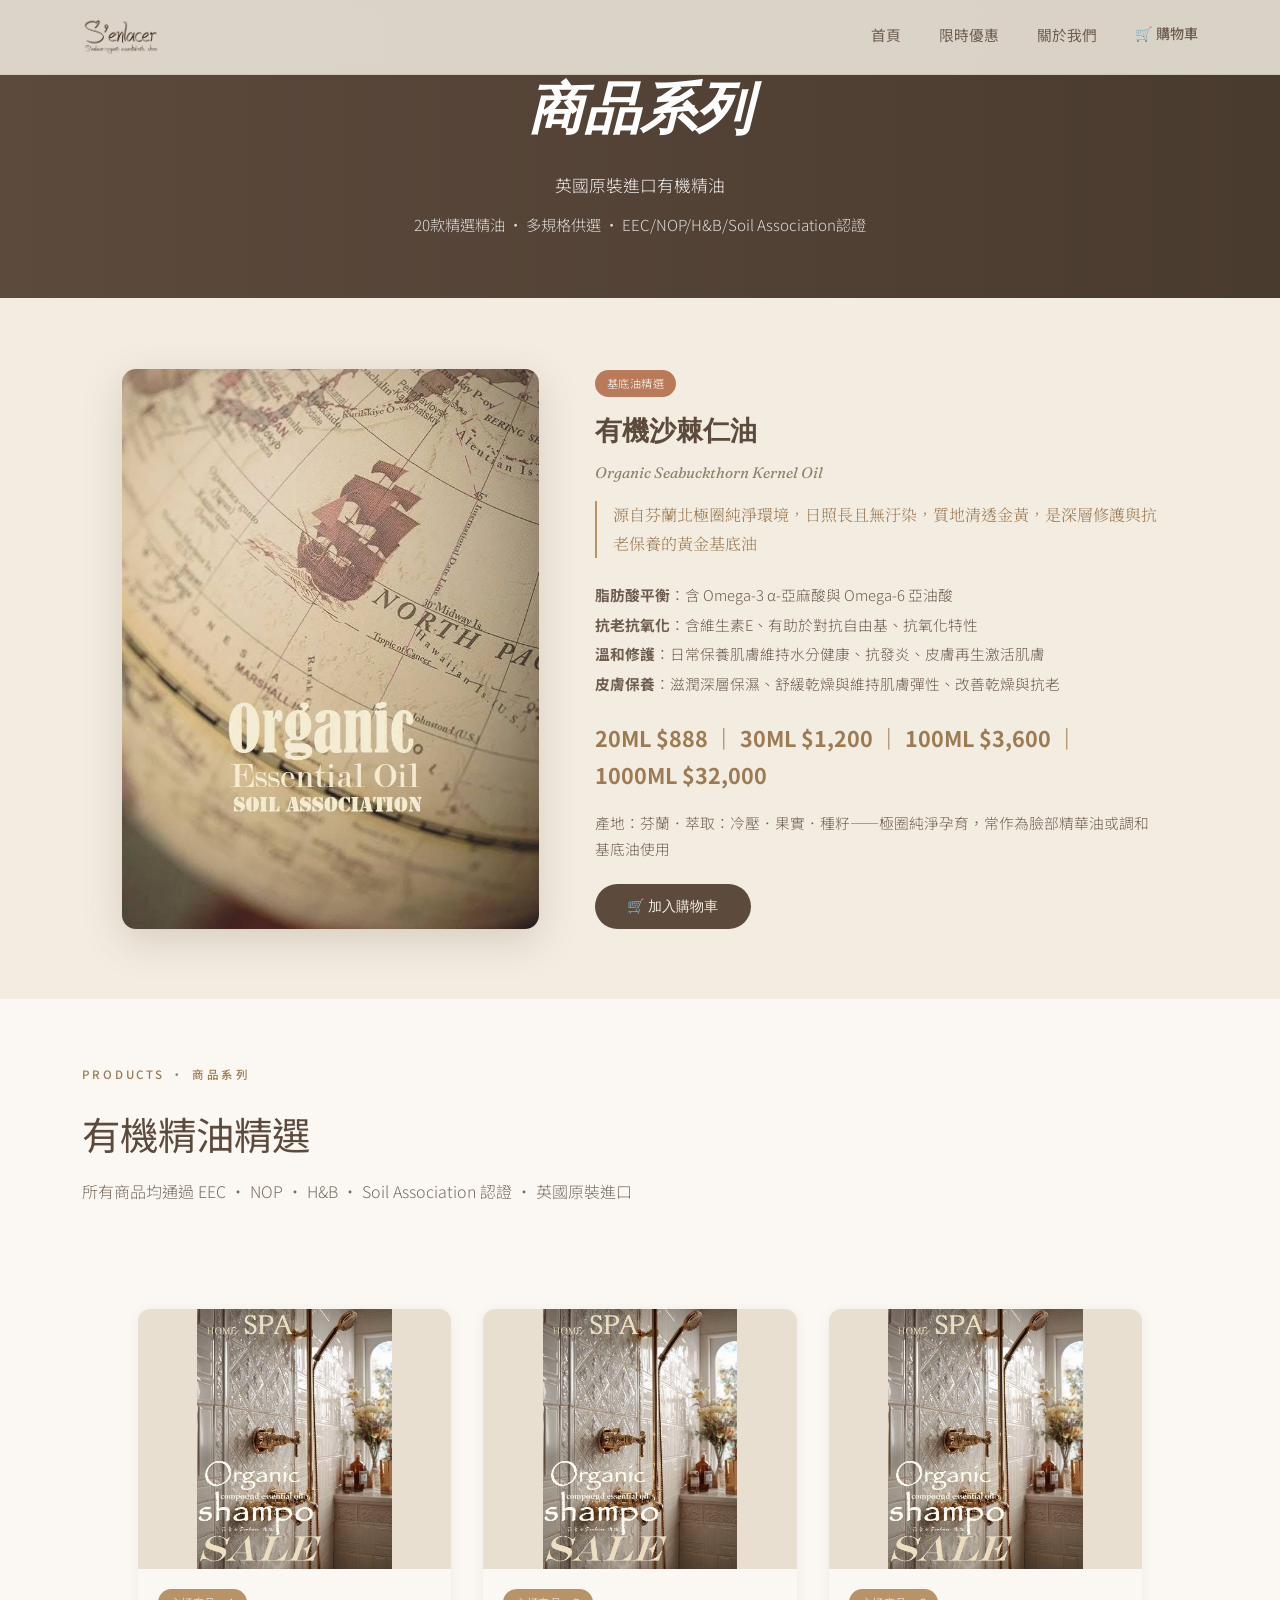
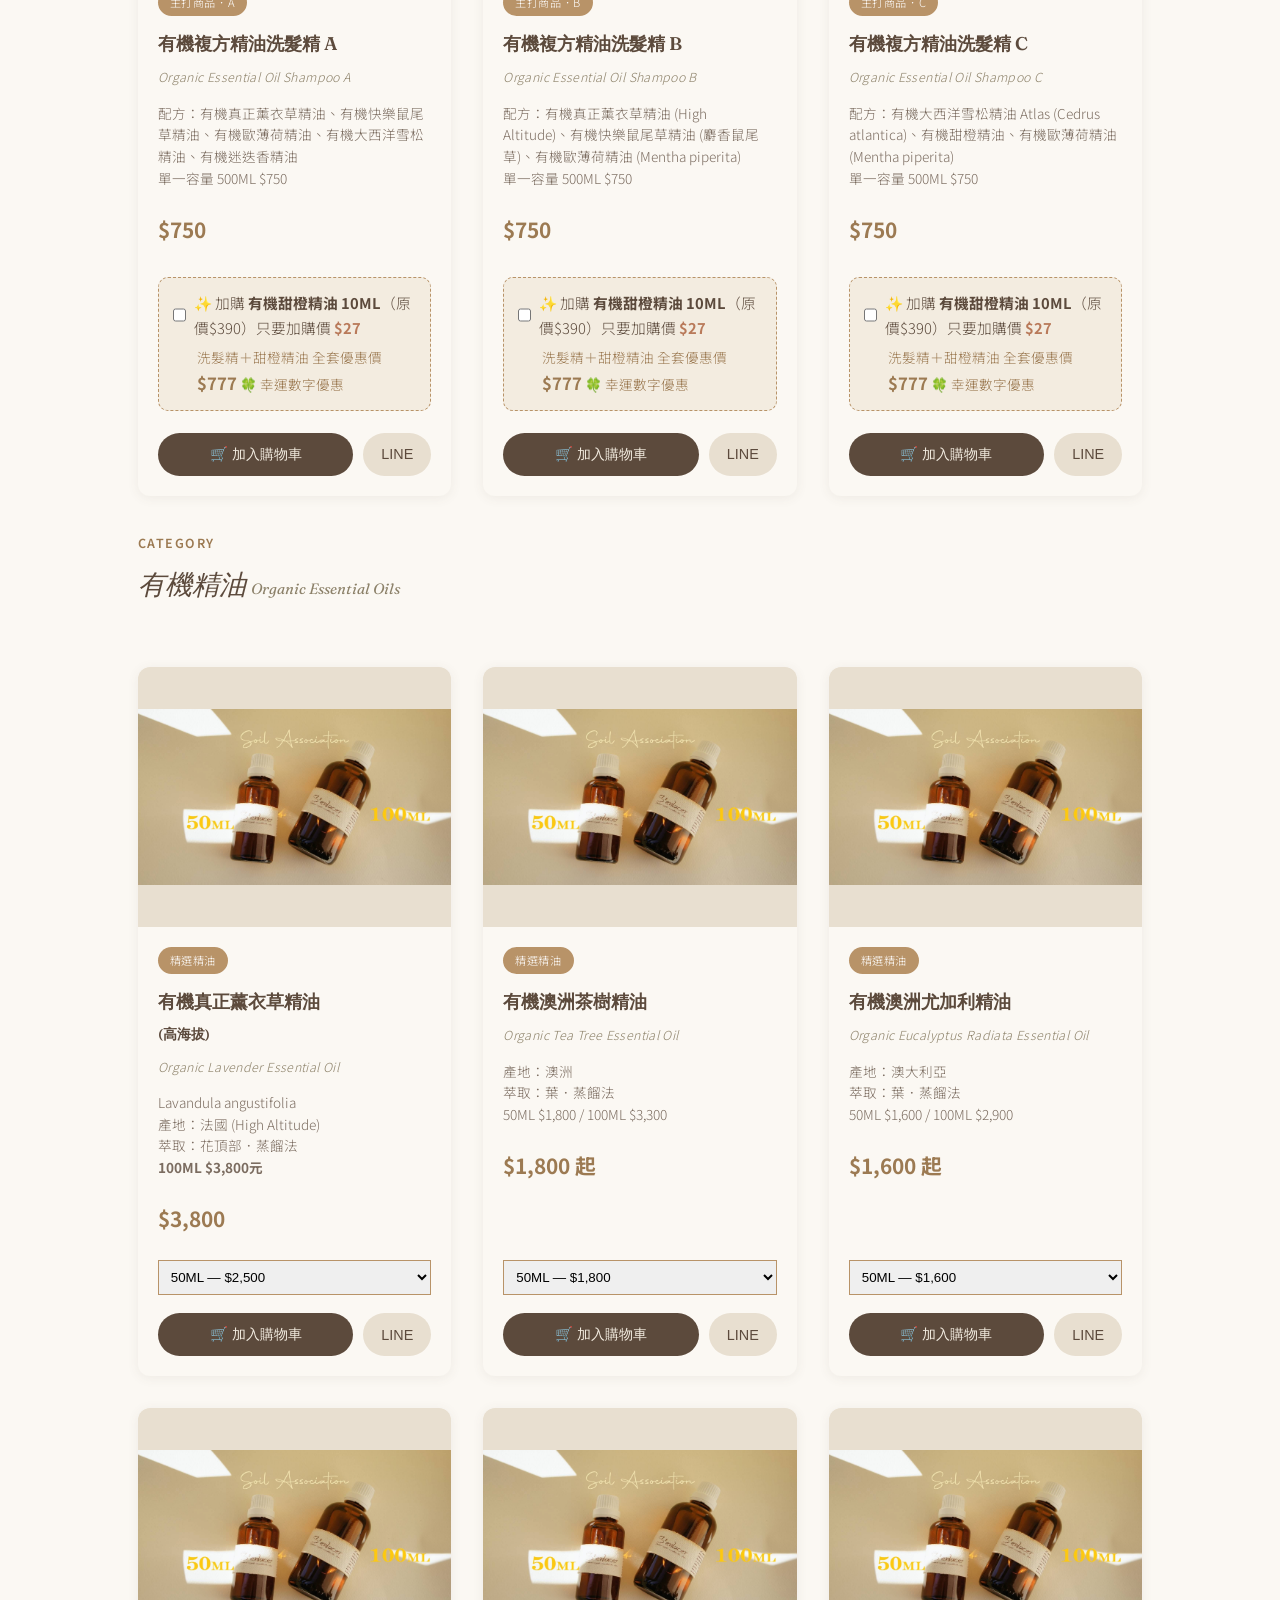
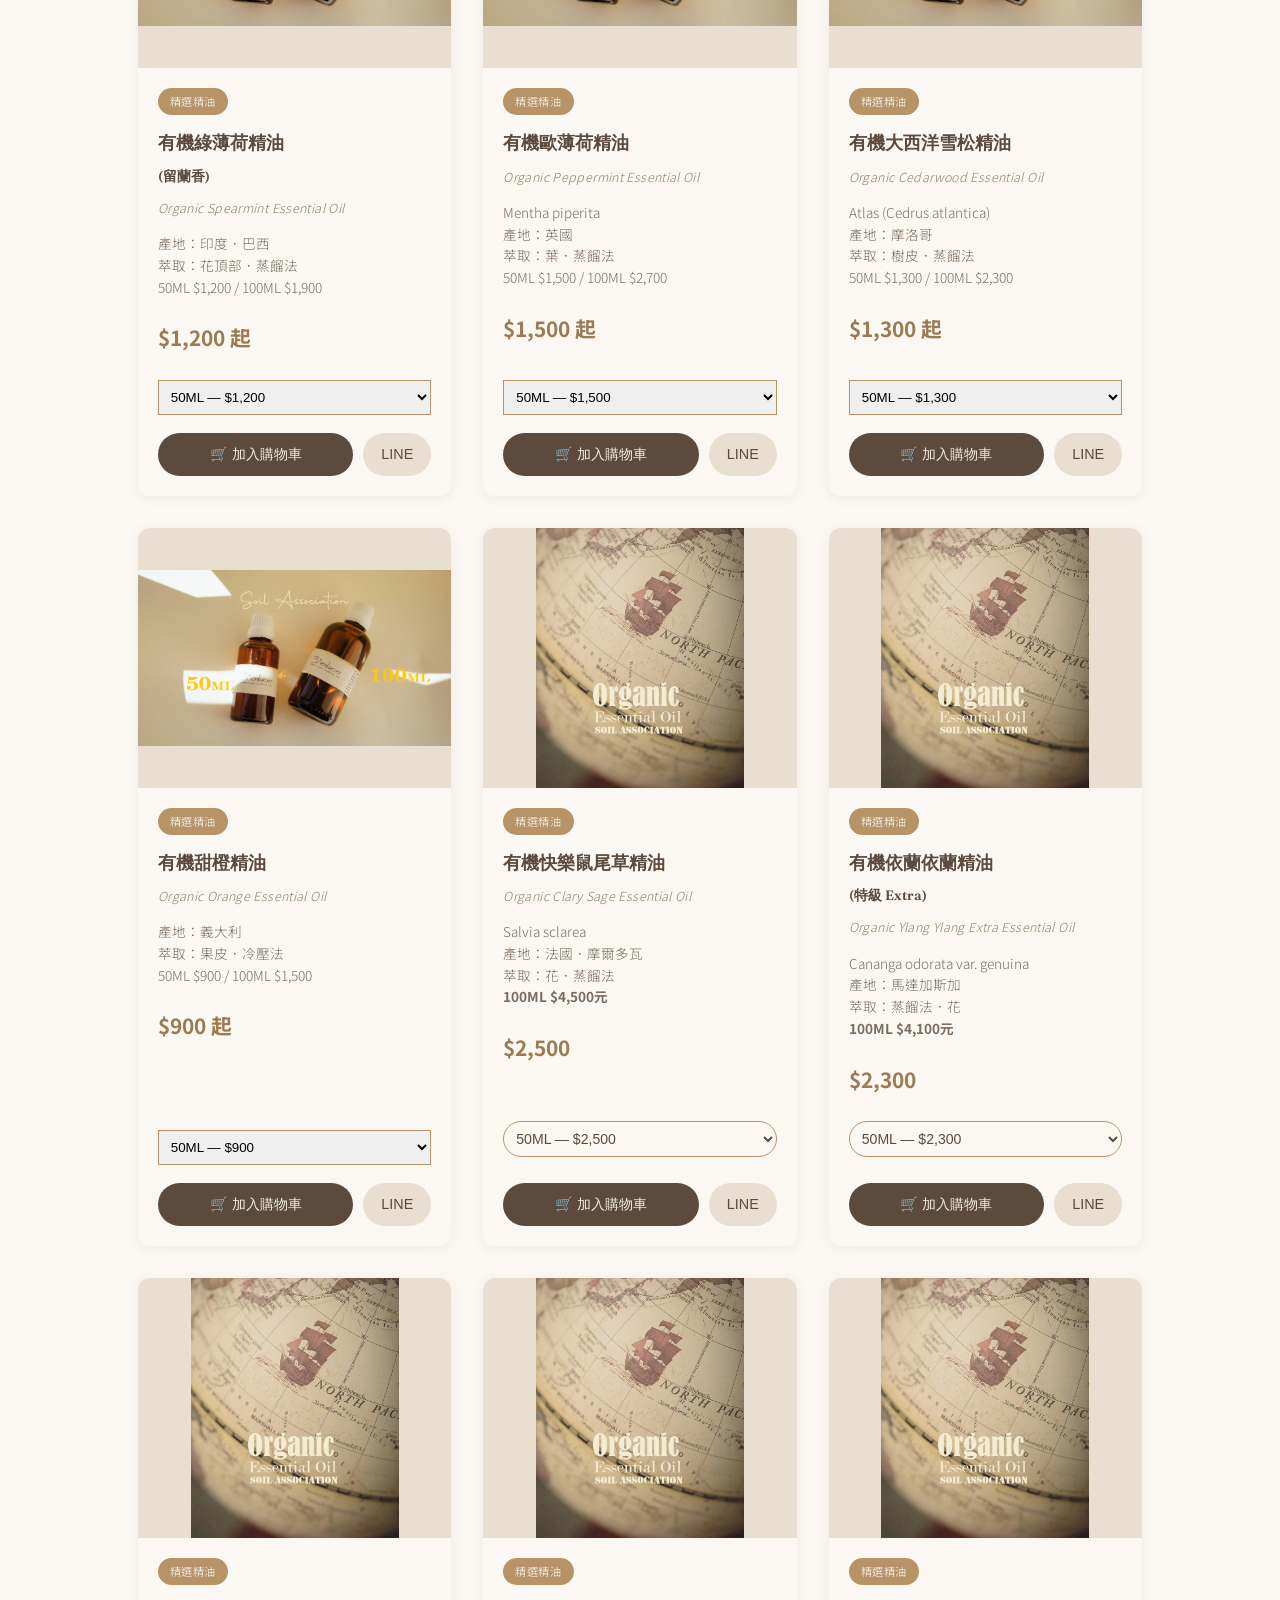
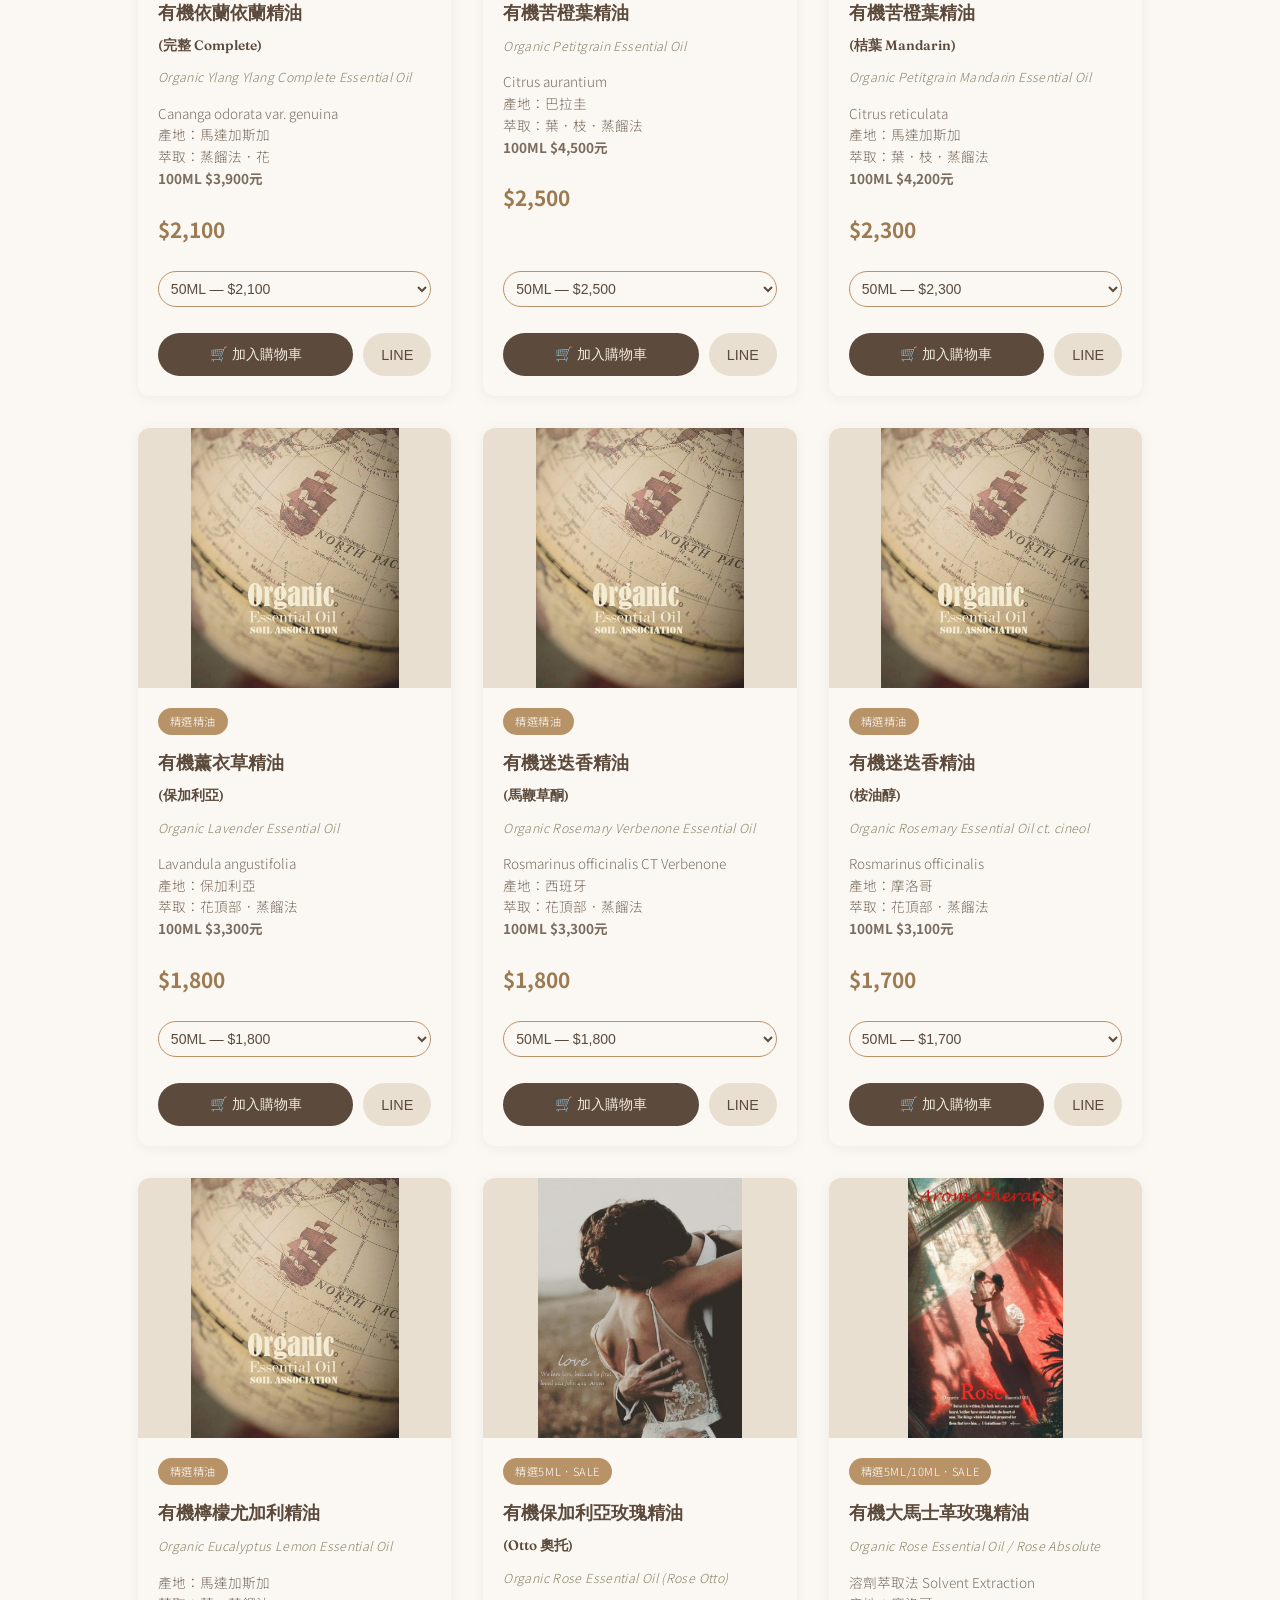
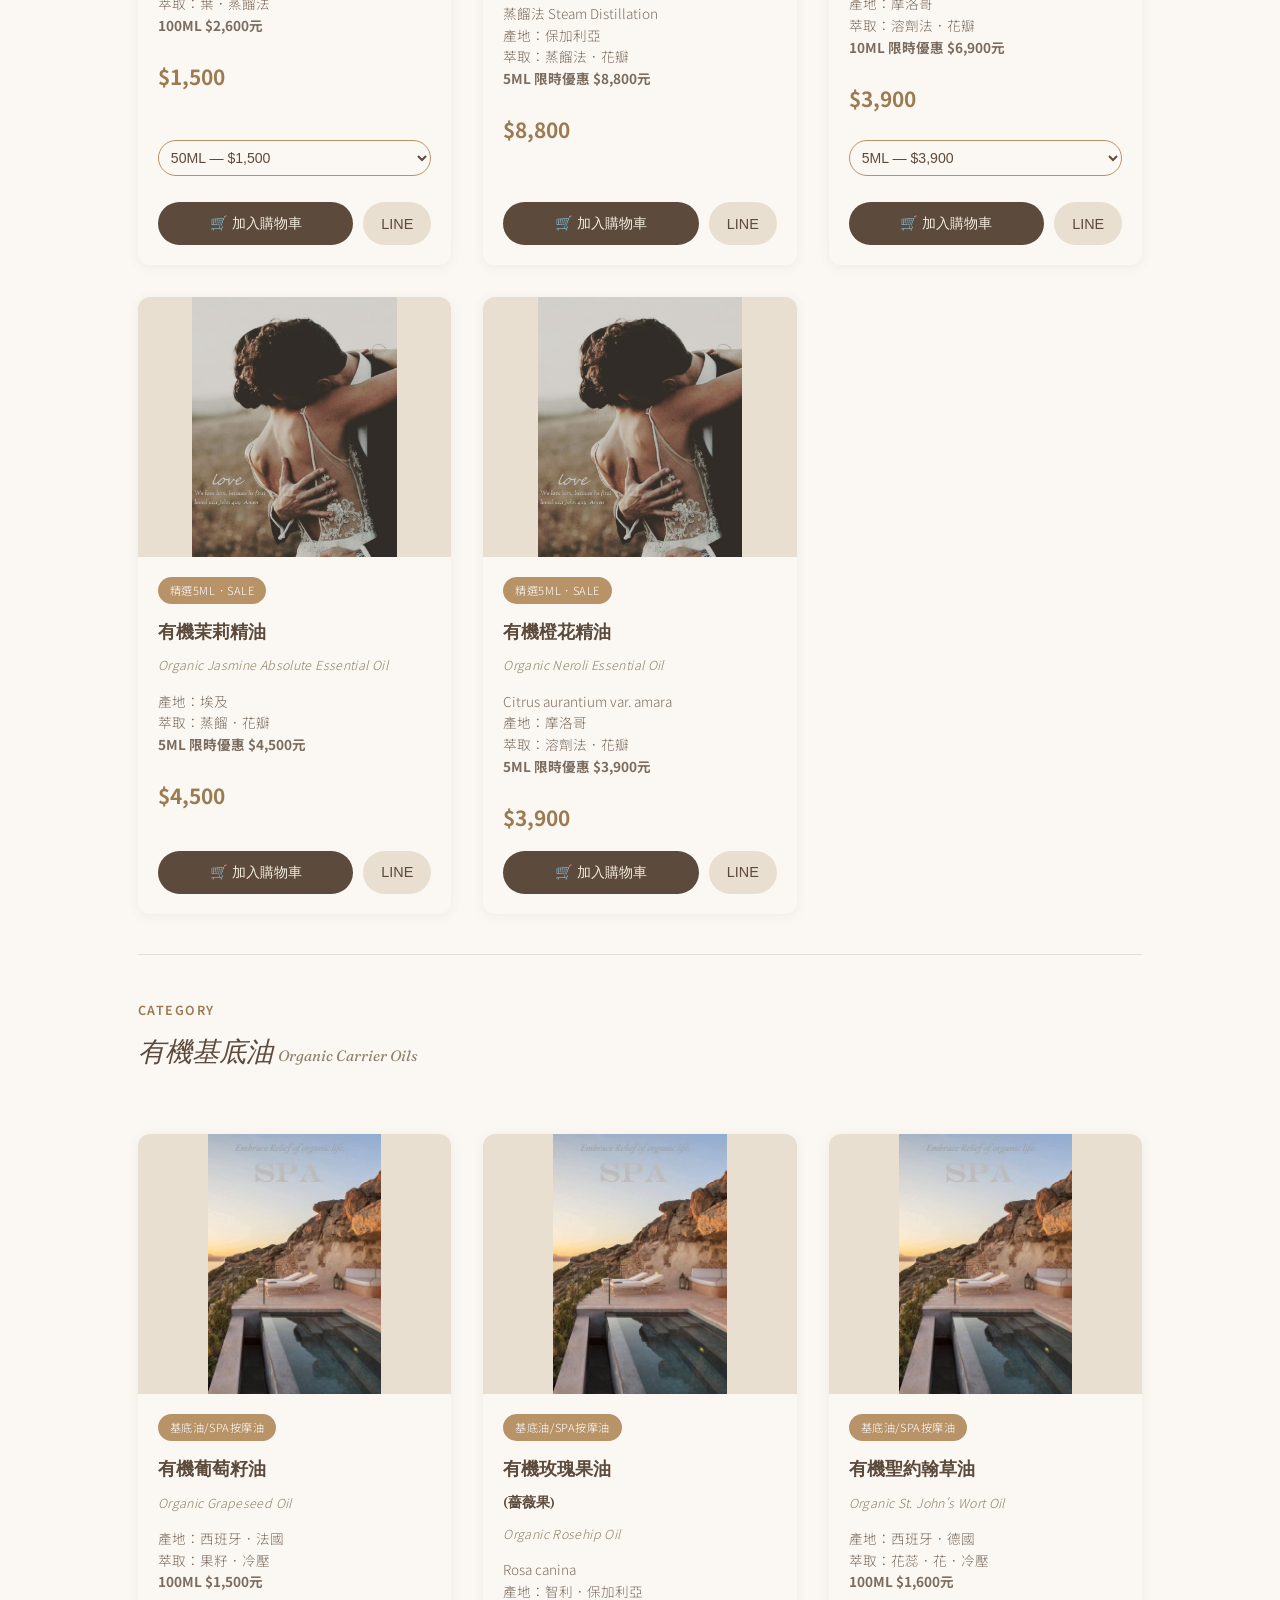
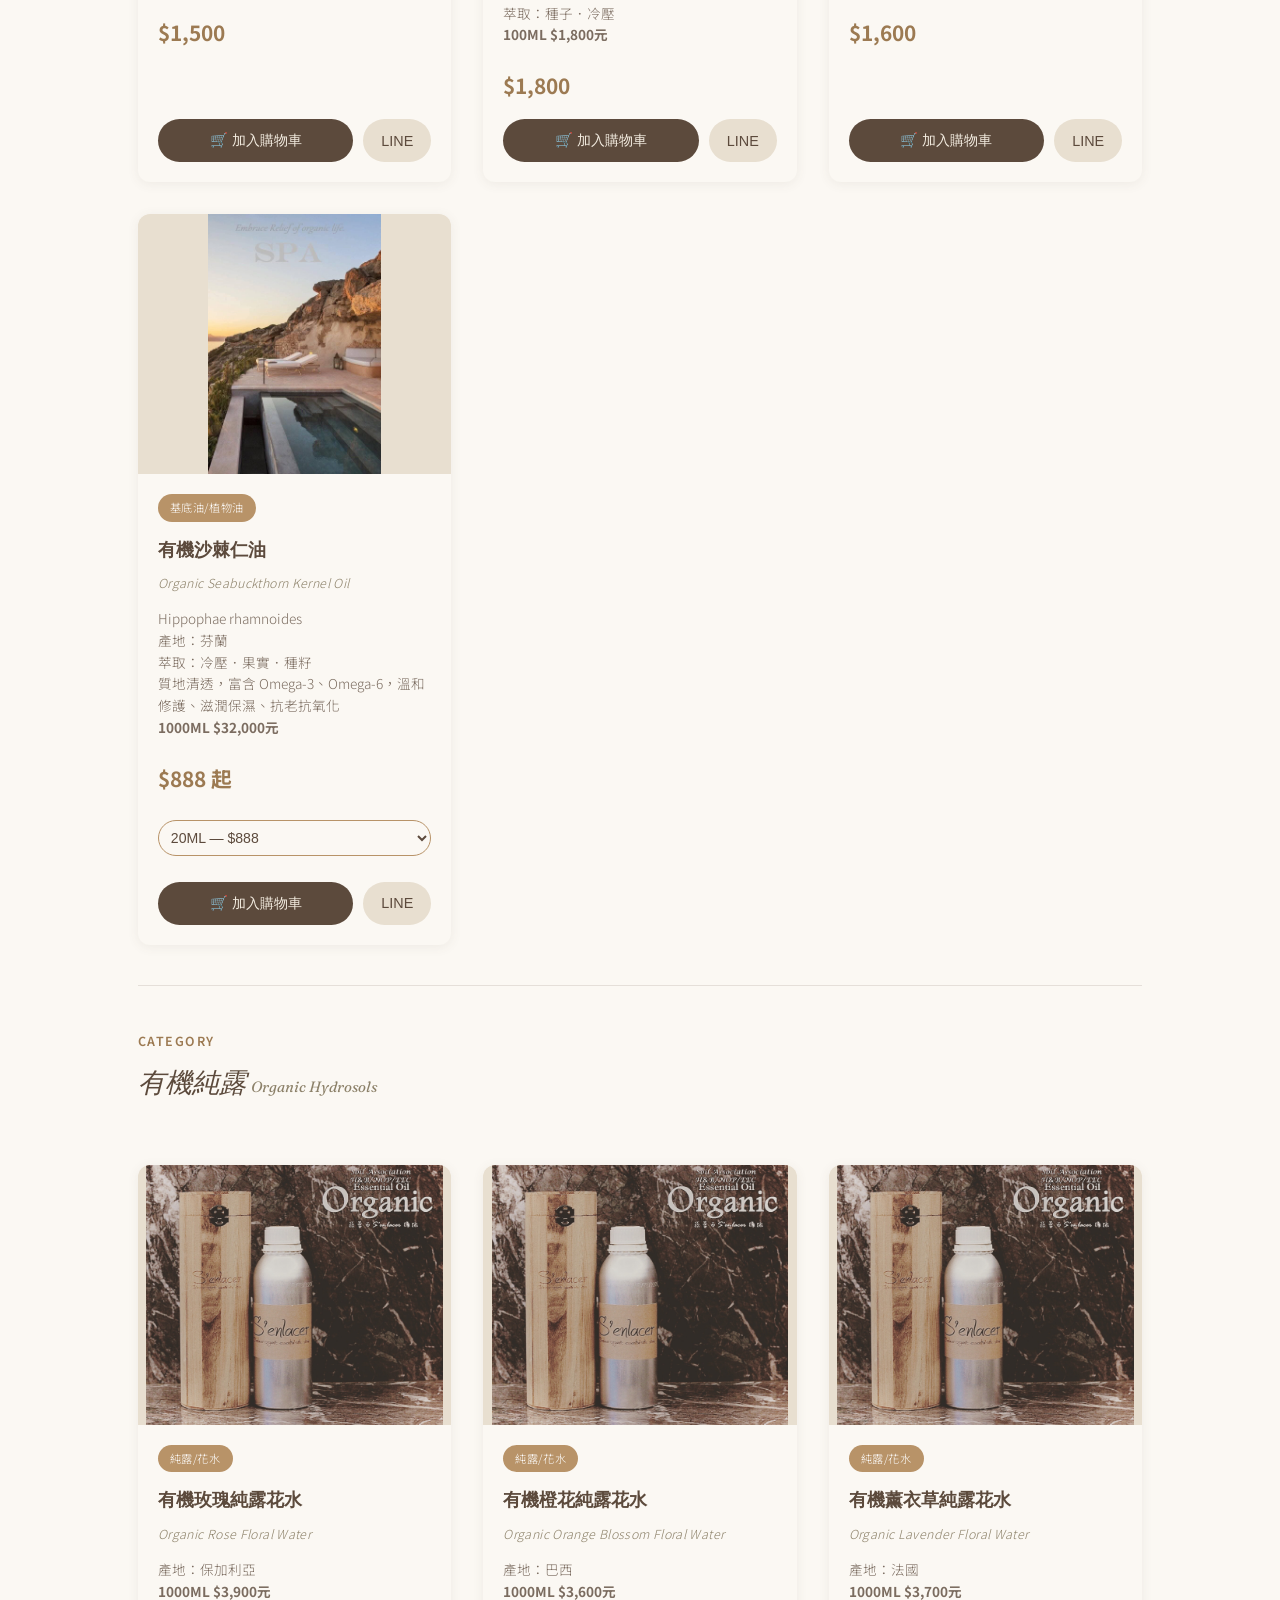
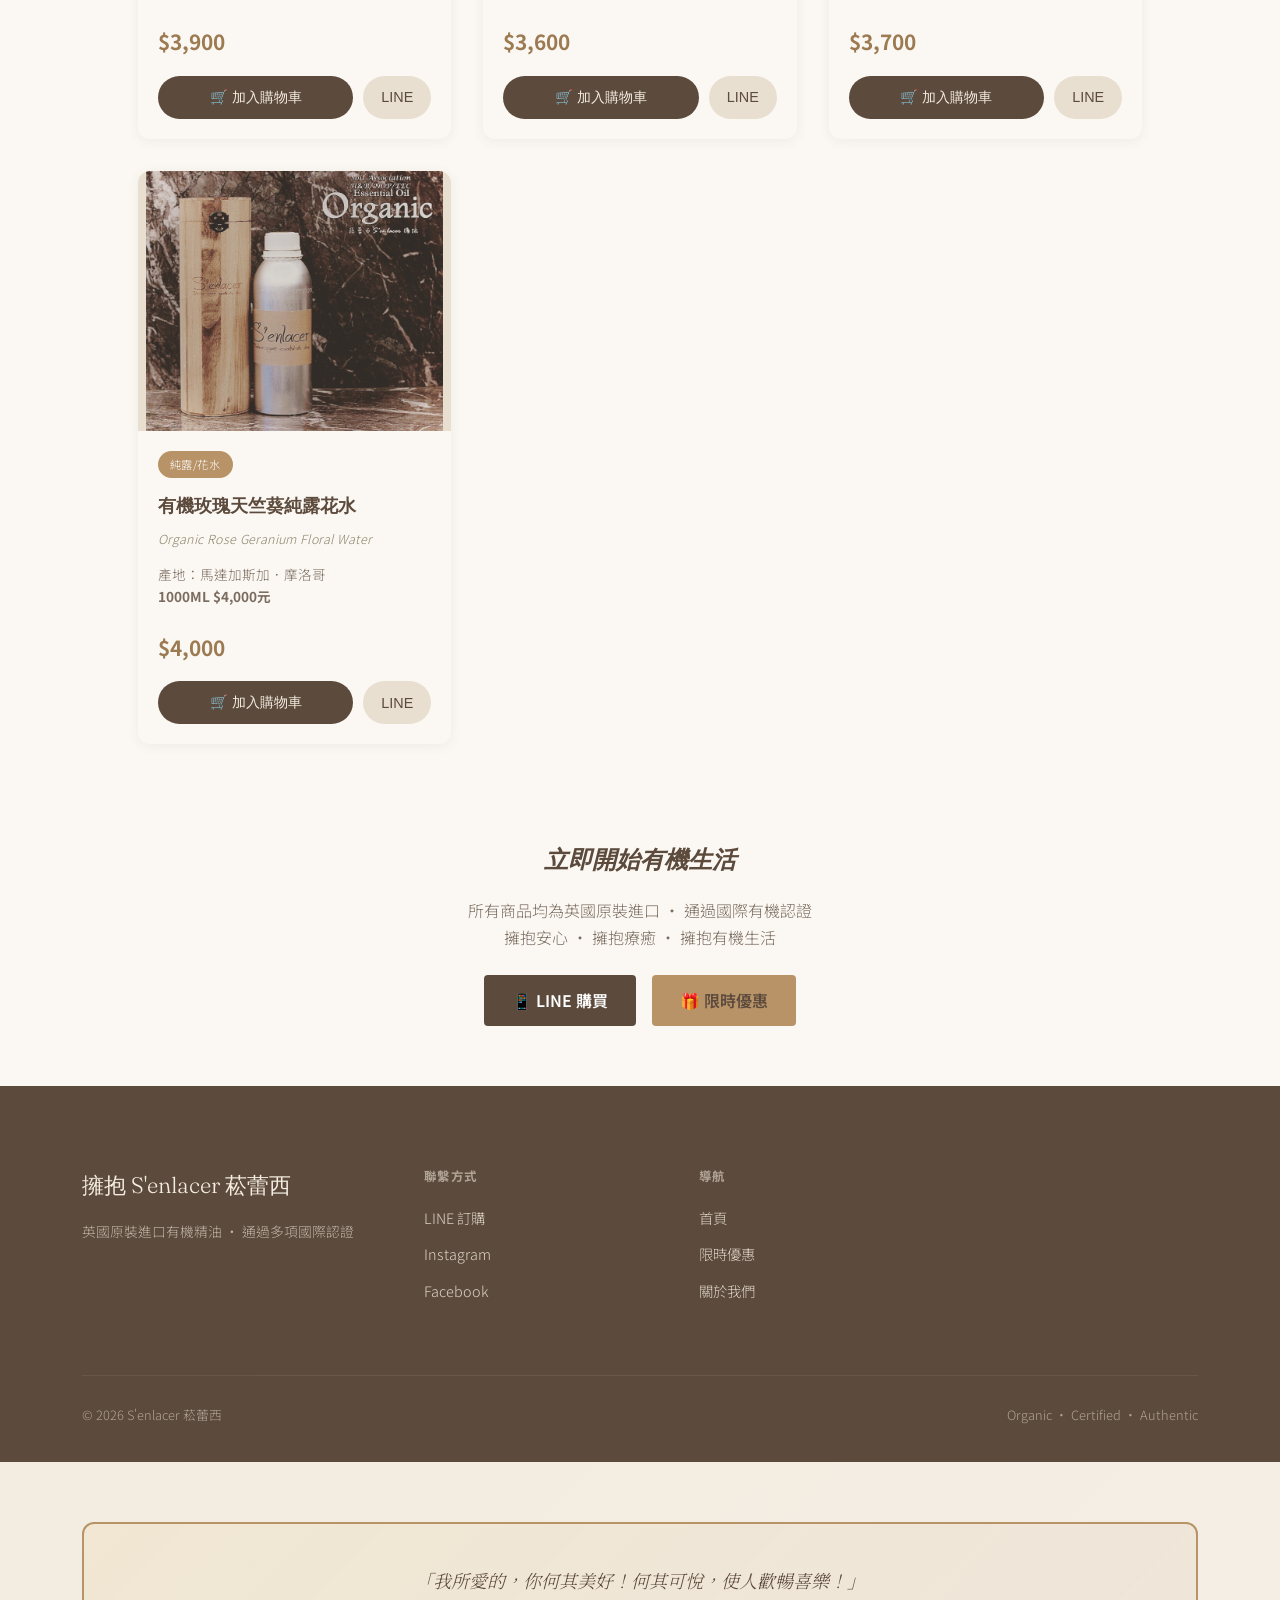
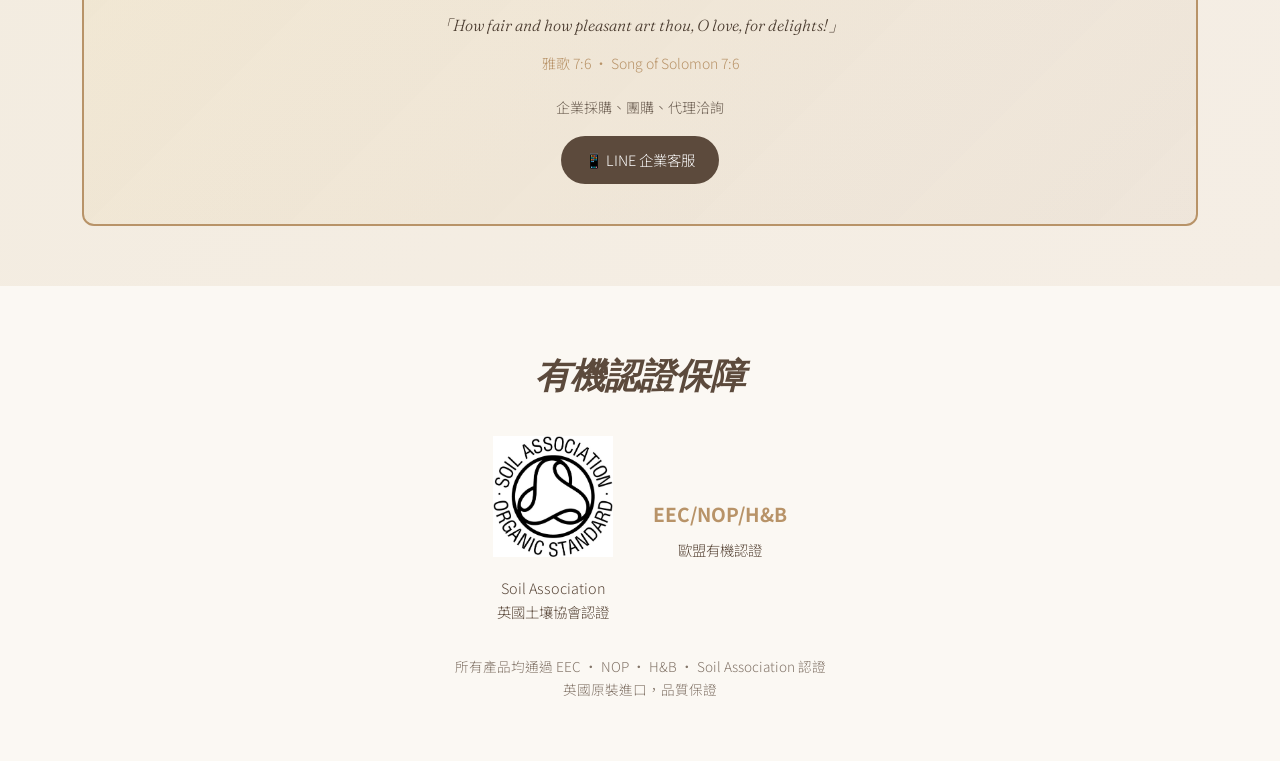
<file: products.html>
<!DOCTYPE html>
<html lang="zh-Hant">
<head>
    <meta charset="UTF-8">

<meta name="viewport" content="width=device-width, initial-scale=1.0">
    <meta name="description" content="菘蕾西 S'enlacer 商品系列：31款有機精油、純露花水、SPA按摩油與洗髮精，英國原裝進口，通過國際有機認證，線上購物即時加入購物車。">
<title>商品系列 — S'enlacer 菘蕾西擁抱 | 有機精油</title>
<link rel="preconnect" href="https://fonts.googleapis.com">
<link href="https://fonts.googleapis.com/css2?family=Fraunces:ital,opsz,wght@0,9..144,300;0,9..144,400;0,9..144,500;0,9..144,600;0,9..144,700;1,9..144,400;1,9..144,500;1,9..144,600;1,9..144,700&family=Noto+Serif+TC:wght@400;500;600;700;800&family=Noto+Sans+TC:wght@300;400;500;600&display=swap" rel="stylesheet">
<link rel="stylesheet" href="styles.css">
    <meta property="og:title" content="商品系列 — 菘蕾西 S'enlacer">
    <meta property="og:description" content="31款有機精油、純露、SPA按摩油，線上選購">
    <meta property="og:image" content="products-50-100ml-real.jpg">
    <meta property="og:type" content="website">
    <link rel="icon" type="image/x-icon" href="favicon.ico">
</head>
<body style="padding-top: 0;">



<header style="margin-top: 0;">
    
  <nav>
    <a href="landing.html" class="logo"><img src="senlacer-logo-nav.png" alt="擁抱 S'enlacer" style="height:38px;width:auto;display:block;"></a>
    <div class="navlinks">
      <a href="landing.html">首頁</a>
      <a href="promotion.html">限時優惠</a>
      <a href="about.html">關於我們</a>
      <a href="javascript:void(0)" onclick="toggleCart()" id="cart-nav-link" style="position:relative;">
        🛒 購物車<span class="cart-nav-badge" style="display:none;position:absolute;top:-8px;right:-14px;background:#B97A5A;color:#fff;width:18px;height:18px;border-radius:50%;align-items:center;justify-content:center;font-size:.68rem;font-weight:bold;"></span>
      </a>
    </div>
    <button class="nav-toggle" onclick="toggleMobileNav()" aria-label="開啟選單" aria-expanded="false"><span></span><span></span><span></span></button>
    
  
</nav>

</header>

<section style="background: linear-gradient(90deg, #5C4A3C, #4A3B2F); color: #fff; padding: 60px 20px; text-align: center;">
  <div class="wrap">
    <h1 style="font-family:'Fraunces',serif;font-size:clamp(2rem,5vw,3.5rem);font-style:italic;margin-bottom:16px;">商品系列</h1>
    <p style="font-size:1.05rem;opacity:.9;margin-bottom:12px;">英國原裝進口有機精油</p>
    <p style="font-size:.95rem;opacity:.8;">20款精選精油 · 多規格供選 · EEC/NOP/H&B/Soil Association認證</p>
  </div>
</section>

<section class="promo-feature" style="background:var(--linen);">
  <div class="wrap promo-feature-inner">
    <img src="oil-50-100ml-globe.jpg" alt="有機沙棘仁油 Organic Seabuckthorn Kernel Oil" class="promo-feature-img">
    <div class="promo-feature-text">
      <span class="promo-badge">基底油精選</span>
      <h3>有機沙棘仁油<br><span class="promo-en-lg">Organic Seabuckthorn Kernel Oil</span></h3>
      <p class="promo-feature-quote">源自芬蘭北極圈純淨環境，日照長且無汙染，質地清透金黃，是深層修護與抗老保養的黃金基底油</p>
      <ul class="promo-feature-specs">
        <li><strong>脂肪酸平衡</strong>：含 Omega-3 α-亞麻酸與 Omega-6 亞油酸</li>
        <li><strong>抗老抗氧化</strong>：含維生素E、有助於對抗自由基、抗氧化特性</li>
        <li><strong>溫和修護</strong>：日常保養肌膚維持水分健康、抗發炎、皮膚再生激活肌膚</li>
        <li><strong>皮膚保養</strong>：滋潤深層保濕、舒緩乾燥與維持肌膚彈性、改善乾燥與抗老</li>
      </ul>
      <div class="promo-feature-price">20ML $888 ｜ 30ML $1,200 ｜ 100ML $3,600 ｜ 1000ML $32,000</div>
      <p class="promo-feature-tagline">產地：芬蘭．萃取：冷壓．果實．種籽——極圈純淨孕育，常作為臉部精華油或調和基底油使用</p>
      <button class="promo-btn" onclick="(function(){var s=document.getElementById('size-product-33');window.cart.addToCart({id:'product-33-feature', name:'有機沙棘仁油', size:'20ML', price:888, quantity:1}); toggleCart();})()">🛒 加入購物車</button>
    </div>
  </div>
</section>

<section style="background: #FBF8F3; padding: 60px 20px;">
  <div class="wrap">
    
    <div class="sec-head">
      <span class="eyebrow">PRODUCTS · 商品系列</span>
      <h2>有機精油精選</h2>
      <p style="margin-top: 12px; opacity: .8;">所有商品均通過 EEC · NOP · H&B · Soil Association 認證 · 英國原裝進口</p>
    </div>

    <div class="product-grid">
      <!-- 1. 洗髮精 -->
      <div class="product-card">
        <img src="shampoo-hero.jpg" alt="洗髮精" class="product-image" />
        <div class="product-info">
          <span class="product-badge">主打商品．A</span>
          <div class="product-name">有機複方精油洗髮精 A</div>
          <div class="product-en">Organic Essential Oil Shampoo A</div>
          <div class="product-details">
            配方：有機真正薰衣草精油、有機快樂鼠尾草精油、有機歐薄荷精油、有機大西洋雪松精油、有機迷迭香精油<br>
            單一容量 500ML $750
          </div>
          <div class="product-price">$750</div>

          <!-- 加購選項 -->
          <div style="margin:14px 0;padding:12px 14px;background:#F3ECE0;border-radius:10px;border:1px dashed #B89368;">
            <label style="display:flex;align-items:center;gap:8px;font-size:.92rem;color:#5C4A3C;cursor:pointer;">
              <input type="checkbox" id="addon-orange-shampoo" style="width:16px;height:16px;accent-color:#B89368;">
              <span>✨ 加購 <strong>有機甜橙精油 10ML</strong>（原價$390）只要加購價 <strong style="color:#B97A5A;">$27</strong></span>
            </label>
            <p style="margin:6px 0 0 24px;font-size:.85rem;color:#9C7A52;">
              洗髮精＋甜橙精油 全套優惠價 <strong style="font-size:1.05rem;">$777</strong> 🍀 幸運數字優惠
            </p>
          </div>

          <div class="product-btns">
            <button class="add-btn" onclick="
              var addon = document.getElementById('addon-orange-shampoo').checked;
              if (addon) {
                window.cart.addToCart({id:'product-1A-bundle', name:'有機複方精油洗髮精A 500ML＋加購甜橙精油10ML（幸運777組合）', size:'500ML+10ML', price:777, quantity:1});
              } else {
                window.cart.addToCart({id:'product-1A', name:'有機複方精油洗髮精 A 500ML', size:'500ML', price:750, quantity:1});
              }
              toggleCart();
            ">🛒 加入購物車</button>
            <button class="line-btn" onclick="window.open('https://lin.ee/9zUQhq9','_blank')">LINE</button>
          </div>
        </div>
      </div>

      <!-- 34. 有機複方精油洗髮精 B -->
      <div class="product-card">
        <img src="shampoo-hero.jpg" alt="有機複方精油洗髮精 B" class="product-image" />
        <div class="product-info">
          <span class="product-badge">主打商品．B</span>
          <div class="product-name">有機複方精油洗髮精 B</div>
          <div class="product-en">Organic Essential Oil Shampoo B</div>
          <div class="product-details">
            配方：有機真正薰衣草精油 (High Altitude)、有機快樂鼠尾草精油 (麝香鼠尾草)、有機歐薄荷精油 (Mentha piperita)<br>
            單一容量 500ML $750
          </div>
          <div class="product-price">$750</div>

          <!-- 加購選項 -->
          <div style="margin:14px 0;padding:12px 14px;background:#F3ECE0;border-radius:10px;border:1px dashed #B89368;">
            <label style="display:flex;align-items:center;gap:8px;font-size:.92rem;color:#5C4A3C;cursor:pointer;">
              <input type="checkbox" id="addon-orange-34" style="width:16px;height:16px;accent-color:#B89368;">
              <span>✨ 加購 <strong>有機甜橙精油 10ML</strong>（原價$390）只要加購價 <strong style="color:#B97A5A;">$27</strong></span>
            </label>
            <p style="margin:6px 0 0 24px;font-size:.85rem;color:#9C7A52;">
              洗髮精＋甜橙精油 全套優惠價 <strong style="font-size:1.05rem;">$777</strong> 🍀 幸運數字優惠
            </p>
          </div>

          <div class="product-btns">
            <button class="add-btn" onclick="
              var addon = document.getElementById('addon-orange-34').checked;
              if (addon) {
                window.cart.addToCart({id:'product-1B-bundle', name:'有機複方精油洗髮精B 500ML＋加購甜橙精油10ML（幸運777組合）', size:'500ML+10ML', price:777, quantity:1});
              } else {
                window.cart.addToCart({id:'product-1B', name:'有機複方精油洗髮精 B 500ML', size:'500ML', price:750, quantity:1});
              }
              toggleCart();
            ">🛒 加入購物車</button>
            <button class="line-btn" onclick="window.open('https://lin.ee/9zUQhq9','_blank')">LINE</button>
          </div>
        </div>
      </div>

      <!-- 35. 有機複方精油洗髮精 C -->
      <div class="product-card">
        <img src="shampoo-hero.jpg" alt="有機複方精油洗髮精 C" class="product-image" />
        <div class="product-info">
          <span class="product-badge">主打商品．C</span>
          <div class="product-name">有機複方精油洗髮精 C</div>
          <div class="product-en">Organic Essential Oil Shampoo C</div>
          <div class="product-details">
            配方：有機大西洋雪松精油 Atlas (Cedrus atlantica)、有機甜橙精油、有機歐薄荷精油 (Mentha piperita)<br>
            單一容量 500ML $750
          </div>
          <div class="product-price">$750</div>

          <!-- 加購選項 -->
          <div style="margin:14px 0;padding:12px 14px;background:#F3ECE0;border-radius:10px;border:1px dashed #B89368;">
            <label style="display:flex;align-items:center;gap:8px;font-size:.92rem;color:#5C4A3C;cursor:pointer;">
              <input type="checkbox" id="addon-orange-35" style="width:16px;height:16px;accent-color:#B89368;">
              <span>✨ 加購 <strong>有機甜橙精油 10ML</strong>（原價$390）只要加購價 <strong style="color:#B97A5A;">$27</strong></span>
            </label>
            <p style="margin:6px 0 0 24px;font-size:.85rem;color:#9C7A52;">
              洗髮精＋甜橙精油 全套優惠價 <strong style="font-size:1.05rem;">$777</strong> 🍀 幸運數字優惠
            </p>
          </div>

          <div class="product-btns">
            <button class="add-btn" onclick="
              var addon = document.getElementById('addon-orange-35').checked;
              if (addon) {
                window.cart.addToCart({id:'product-1C-bundle', name:'有機複方精油洗髮精C 500ML＋加購甜橙精油10ML（幸運777組合）', size:'500ML+10ML', price:777, quantity:1});
              } else {
                window.cart.addToCart({id:'product-1C', name:'有機複方精油洗髮精 C 500ML', size:'500ML', price:750, quantity:1});
              }
              toggleCart();
            ">🛒 加入購物車</button>
            <button class="line-btn" onclick="window.open('https://lin.ee/9zUQhq9','_blank')">LINE</button>
          </div>
        </div>
      </div>

      <div style="grid-column:1/-1;margin-bottom:4px;">
        <span style="color:var(--amber-deep);font-size:.78rem;letter-spacing:.12em;font-weight:600;">CATEGORY</span>
        <h3 style="font-family:'Fraunces',serif;font-style:italic;font-weight:500;font-size:1.7rem;color:var(--ink);margin:6px 0 24px;">有機精油 <span style="font-size:.55em;font-style:italic;color:var(--sage);font-weight:400;">Organic Essential Oils</span></h3>
      </div>

      <!-- 2. 薰衣草 (高海拔法國) -->
      <div class="product-card">
        <img src="products-50-100ml-real.jpg" alt="薰衣草精油" class="product-image" loading="lazy" />
        <div class="product-info">
          <span class="product-badge">精選精油</span>
          <div class="product-name">有機真正薰衣草精油<br><small style="font-size:.85rem;">(高海拔)</small></div>
          <div class="product-en">Organic Lavender Essential Oil</div>
          <div class="product-details">
            Lavandula angustifolia<br>
            產地：法國 (High Altitude)<br>
            萃取：花頂部．蒸餾法<br>
            <strong>100ML $3,800元</strong>
          </div>
          <div class="product-price">$3,800</div>
          <div class="product-btns">
            <div class="size-select-wrap">
              <select id="size-product-6" style="width:100%;padding:8px;border:1px solid var(--amber);border-radius(20px;margin-bottom:8px;background:var(--white);color:var(--ink);font-size:.88rem;">
                <option value="2500" data-size="50ML">50ML — $2,500</option>
                <option value="3800" data-size="100ML">100ML — $3,800</option>
              </select>
            </div>
            <button class="add-btn" onclick="(function(){var s=document.getElementById('size-product-6');var opt=s.options[s.selectedIndex];window.cart.addToCart({id:'product-6'+opt.dataset.size,name:'有機真正薰衣草精油',size:opt.dataset.size,price:parseInt(opt.value),quantity:1});toggleCart();})()">🛒 加入購物車</button>
            <button class="line-btn" onclick="window.open('https://lin.ee/9zUQhq9','_blank')">LINE</button>
          </div>
        </div>
      </div>

      <!-- 7. 澳洲茶樹 -->
      <div class="product-card">
        <img src="products-50-100ml-real.jpg" alt="茶樹精油" class="product-image" loading="lazy" />
        <div class="product-info">
          <span class="product-badge">精選精油</span>
          <div class="product-name">有機澳洲茶樹精油</div>
          <div class="product-en">Organic Tea Tree Essential Oil</div>
          <div class="product-details">
            產地：澳洲<br>
            萃取：葉．蒸餾法<br>
            50ML $1,800 / 100ML $3,300
          </div>
          <div class="product-price">$1,800 起</div>
          <div class="product-btns">
            <div class="size-select-wrap">
              <select id="size-product-7" style="width:100%;padding:8px;border:1px solid var(--amber);border-radius(20px;margin-bottom:8px;background:var(--white);color:var(--ink);font-size:.88rem;">
                <option value="1800" data-size="50ML">50ML — $1,800</option>
                <option value="3300" data-size="100ML">100ML — $3,300</option>
              </select>
            </div>
            <button class="add-btn" onclick="(function(){var s=document.getElementById('size-product-7');var opt=s.options[s.selectedIndex];window.cart.addToCart({id:'product-7'+opt.dataset.size,name:'有機澳洲茶樹精油',size:opt.dataset.size,price:parseInt(opt.value),quantity:1});toggleCart();})()">🛒 加入購物車</button>
            <button class="line-btn" onclick="window.open('https://lin.ee/9zUQhq9','_blank')">LINE</button>
          </div>
        </div>
      </div>

      <!-- 8. 澳洲尤加利 -->
      <div class="product-card">
        <img src="products-50-100ml-real.jpg" alt="尤加利精油" class="product-image" loading="lazy" />
        <div class="product-info">
          <span class="product-badge">精選精油</span>
          <div class="product-name">有機澳洲尤加利精油</div>
          <div class="product-en">Organic Eucalyptus Radiata Essential Oil</div>
          <div class="product-details">
            產地：澳大利亞<br>
            萃取：葉．蒸餾法<br>
            50ML $1,600 / 100ML $2,900
          </div>
          <div class="product-price">$1,600 起</div>
          <div class="product-btns">
            <div class="size-select-wrap">
              <select id="size-product-8" style="width:100%;padding:8px;border:1px solid var(--amber);border-radius(20px;margin-bottom:8px;background:var(--white);color:var(--ink);font-size:.88rem;">
                <option value="1600" data-size="50ML">50ML — $1,600</option>
                <option value="2900" data-size="100ML">100ML — $2,900</option>
              </select>
            </div>
            <button class="add-btn" onclick="(function(){var s=document.getElementById('size-product-8');var opt=s.options[s.selectedIndex];window.cart.addToCart({id:'product-8'+opt.dataset.size,name:'有機澳洲尤加利精油',size:opt.dataset.size,price:parseInt(opt.value),quantity:1});toggleCart();})()">🛒 加入購物車</button>
            <button class="line-btn" onclick="window.open('https://lin.ee/9zUQhq9','_blank')">LINE</button>
          </div>
        </div>
      </div>

      <!-- 9. 綠薄荷 (留蘭香) -->
      <div class="product-card">
        <img src="products-50-100ml-real.jpg" alt="綠薄荷精油" class="product-image" loading="lazy" />
        <div class="product-info">
          <span class="product-badge">精選精油</span>
          <div class="product-name">有機綠薄荷精油<br><small style="font-size:.85rem;">(留蘭香)</small></div>
          <div class="product-en">Organic Spearmint Essential Oil</div>
          <div class="product-details">
            產地：印度．巴西<br>
            萃取：花頂部．蒸餾法<br>
            50ML $1,200 / 100ML $1,900
          </div>
          <div class="product-price">$1,200 起</div>
          <div class="product-btns">
            <div class="size-select-wrap">
              <select id="size-product-9" style="width:100%;padding:8px;border:1px solid var(--amber);border-radius(20px;margin-bottom:8px;background:var(--white);color:var(--ink);font-size:.88rem;">
                <option value="1200" data-size="50ML">50ML — $1,200</option>
                <option value="1900" data-size="100ML">100ML — $1,900</option>
              </select>
            </div>
            <button class="add-btn" onclick="(function(){var s=document.getElementById('size-product-9');var opt=s.options[s.selectedIndex];window.cart.addToCart({id:'product-9'+opt.dataset.size,name:'有機綠薄荷精油',size:opt.dataset.size,price:parseInt(opt.value),quantity:1});toggleCart();})()">🛒 加入購物車</button>
            <button class="line-btn" onclick="window.open('https://lin.ee/9zUQhq9','_blank')">LINE</button>
          </div>
        </div>
      </div>

      <!-- 10. 歐薄荷 -->
      <div class="product-card">
        <img src="products-50-100ml-real.jpg" alt="歐薄荷精油" class="product-image" loading="lazy" />
        <div class="product-info">
          <span class="product-badge">精選精油</span>
          <div class="product-name">有機歐薄荷精油</div>
          <div class="product-en">Organic Peppermint Essential Oil</div>
          <div class="product-details">
            Mentha piperita<br>
            產地：英國<br>
            萃取：葉．蒸餾法<br>
            50ML $1,500 / 100ML $2,700
          </div>
          <div class="product-price">$1,500 起</div>
          <div class="product-btns">
            <div class="size-select-wrap">
              <select id="size-product-10" style="width:100%;padding:8px;border:1px solid var(--amber);border-radius(20px;margin-bottom:8px;background:var(--white);color:var(--ink);font-size:.88rem;">
                <option value="1500" data-size="50ML">50ML — $1,500</option>
                <option value="2700" data-size="100ML">100ML — $2,700</option>
              </select>
            </div>
            <button class="add-btn" onclick="(function(){var s=document.getElementById('size-product-10');var opt=s.options[s.selectedIndex];window.cart.addToCart({id:'product-10'+opt.dataset.size,name:'有機歐薄荷精油',size:opt.dataset.size,price:parseInt(opt.value),quantity:1});toggleCart();})()">🛒 加入購物車</button>
            <button class="line-btn" onclick="window.open('https://lin.ee/9zUQhq9','_blank')">LINE</button>
          </div>
        </div>
      </div>

      <!-- 11. 雪松 -->
      <div class="product-card">
        <img src="products-50-100ml-real.jpg" alt="雪松精油" class="product-image" loading="lazy" />
        <div class="product-info">
          <span class="product-badge">精選精油</span>
          <div class="product-name">有機大西洋雪松精油</div>
          <div class="product-en">Organic Cedarwood Essential Oil</div>
          <div class="product-details">
            Atlas (Cedrus atlantica)<br>
            產地：摩洛哥<br>
            萃取：樹皮．蒸餾法<br>
            50ML $1,300 / 100ML $2,300
          </div>
          <div class="product-price">$1,300 起</div>
          <div class="product-btns">
            <div class="size-select-wrap">
              <select id="size-product-11" style="width:100%;padding:8px;border:1px solid var(--amber);border-radius(20px;margin-bottom:8px;background:var(--white);color:var(--ink);font-size:.88rem;">
                <option value="1300" data-size="50ML">50ML — $1,300</option>
                <option value="2300" data-size="100ML">100ML — $2,300</option>
              </select>
            </div>
            <button class="add-btn" onclick="(function(){var s=document.getElementById('size-product-11');var opt=s.options[s.selectedIndex];window.cart.addToCart({id:'product-11'+opt.dataset.size,name:'有機大西洋雪松精油',size:opt.dataset.size,price:parseInt(opt.value),quantity:1});toggleCart();})()">🛒 加入購物車</button>
            <button class="line-btn" onclick="window.open('https://lin.ee/9zUQhq9','_blank')">LINE</button>
          </div>
        </div>
      </div>

      <!-- 12. 甜橙 -->
      <div class="product-card">
        <img src="products-50-100ml-real.jpg" alt="甜橙精油" class="product-image" loading="lazy" />
        <div class="product-info">
          <span class="product-badge">精選精油</span>
          <div class="product-name">有機甜橙精油</div>
          <div class="product-en">Organic Orange Essential Oil</div>
          <div class="product-details">
            產地：義大利<br>
            萃取：果皮．冷壓法<br>
            50ML $900 / 100ML $1,500
          </div>
          <div class="product-price">$900 起</div>
          <div class="product-btns">
            <div class="size-select-wrap">
              <select id="size-product-12" style="width:100%;padding:8px;border:1px solid var(--amber);border-radius(20px;margin-bottom:8px;background:var(--white);color:var(--ink);font-size:.88rem;">
                <option value="900" data-size="50ML">50ML — $900</option>
                <option value="1500" data-size="100ML">100ML — $1,500</option>
              </select>
            </div>
            <button class="add-btn" onclick="(function(){var s=document.getElementById('size-product-12');var opt=s.options[s.selectedIndex];window.cart.addToCart({id:'product-12'+opt.dataset.size,name:'有機甜橙精油',size:opt.dataset.size,price:parseInt(opt.value),quantity:1});toggleCart();})()">🛒 加入購物車</button>
            <button class="line-btn" onclick="window.open('https://lin.ee/9zUQhq9','_blank')">LINE</button>
          </div>
        </div>
      </div>

      <!-- 20. Organic Clary Sage Essential Oil -->
      <div class="product-card">
        <img src="oil-50-100ml-globe.jpg" alt="Organic Clary Sage Essential Oil" class="product-image" loading="lazy" />
        <div class="product-info">
          <span class="product-badge">精選精油</span>
          <div class="product-name">有機快樂鼠尾草精油</div>
          <div class="product-en">Organic Clary Sage Essential Oil</div>
          <div class="product-details">
            Salvia sclarea<br>
            產地：法國．摩爾多瓦<br>
            萃取：花．蒸餾法<br>
            <strong>100ML $4,500元</strong>
          </div>
          <div class="product-price">$2,500</div>
          <div class="product-btns">
            <div class="size-select-wrap">
              <select id="size-product-20" style="width:100%;padding:8px;border:1px solid var(--amber);border-radius:20px;margin-bottom:8px;background:var(--white);color:var(--ink);font-size:.88rem;">
                <option value="2500" data-size="50ML">50ML — $2,500</option>
                <option value="4500" data-size="100ML">100ML — $4,500</option>
              </select>
            </div>
            <button class="add-btn" onclick="(function(){var s=document.getElementById('size-product-20');var opt=s.options[s.selectedIndex];window.cart.addToCart({id:'product-20'+opt.dataset.size,name:'有機快樂鼠尾草精油',size:opt.dataset.size,price:parseInt(opt.value),quantity:1});toggleCart();})()">🛒 加入購物車</button>
            <button class="line-btn" onclick="window.open('https://lin.ee/9zUQhq9','_blank')">LINE</button>
          </div>
        </div>
      </div>

      <!-- 21. Organic Ylang Ylang Extra Essential Oil -->
      <div class="product-card">
        <img src="oil-50-100ml-globe.jpg" alt="Organic Ylang Ylang Extra Essential Oil" class="product-image" loading="lazy" />
        <div class="product-info">
          <span class="product-badge">精選精油</span>
          <div class="product-name">有機依蘭依蘭精油<br><small style="font-size:.85rem;">(特級 Extra)</small></div>
          <div class="product-en">Organic Ylang Ylang Extra Essential Oil</div>
          <div class="product-details">
            Cananga odorata var. genuina<br>
            產地：馬達加斯加<br>
            萃取：蒸餾法．花<br>
            <strong>100ML $4,100元</strong>
          </div>
          <div class="product-price">$2,300</div>
          <div class="product-btns">
            <div class="size-select-wrap">
              <select id="size-product-21" style="width:100%;padding:8px;border:1px solid var(--amber);border-radius:20px;margin-bottom:8px;background:var(--white);color:var(--ink);font-size:.88rem;">
                <option value="2300" data-size="50ML">50ML — $2,300</option>
                <option value="4100" data-size="100ML">100ML — $4,100</option>
              </select>
            </div>
            <button class="add-btn" onclick="(function(){var s=document.getElementById('size-product-21');var opt=s.options[s.selectedIndex];window.cart.addToCart({id:'product-21'+opt.dataset.size,name:'有機依蘭依蘭精油 (特級) Extra grade.',size:opt.dataset.size,price:parseInt(opt.value),quantity:1});toggleCart();})()">🛒 加入購物車</button>
            <button class="line-btn" onclick="window.open('https://lin.ee/9zUQhq9','_blank')">LINE</button>
          </div>
        </div>
      </div>

      <!-- 22. Organic Ylang Ylang Complete Essential Oil -->
      <div class="product-card">
        <img src="oil-50-100ml-globe.jpg" alt="Organic Ylang Ylang Complete Essential Oil" class="product-image" loading="lazy" />
        <div class="product-info">
          <span class="product-badge">精選精油</span>
          <div class="product-name">有機依蘭依蘭精油<br><small style="font-size:.85rem;">(完整 Complete)</small></div>
          <div class="product-en">Organic Ylang Ylang Complete Essential Oil</div>
          <div class="product-details">
            Cananga odorata var. genuina<br>
            產地：馬達加斯加<br>
            萃取：蒸餾法．花<br>
            <strong>100ML $3,900元</strong>
          </div>
          <div class="product-price">$2,100</div>
          <div class="product-btns">
            <div class="size-select-wrap">
              <select id="size-product-22" style="width:100%;padding:8px;border:1px solid var(--amber);border-radius:20px;margin-bottom:8px;background:var(--white);color:var(--ink);font-size:.88rem;">
                <option value="2100" data-size="50ML">50ML — $2,100</option>
                <option value="3900" data-size="100ML">100ML — $3,900</option>
              </select>
            </div>
            <button class="add-btn" onclick="(function(){var s=document.getElementById('size-product-22');var opt=s.options[s.selectedIndex];window.cart.addToCart({id:'product-22'+opt.dataset.size,name:'有機依蘭依蘭精油 (完整) Complete',size:opt.dataset.size,price:parseInt(opt.value),quantity:1});toggleCart();})()">🛒 加入購物車</button>
            <button class="line-btn" onclick="window.open('https://lin.ee/9zUQhq9','_blank')">LINE</button>
          </div>
        </div>
      </div>

      <!-- 23. Organic Petitgrain Essential Oil -->
      <div class="product-card">
        <img src="oil-50-100ml-globe.jpg" alt="Organic Petitgrain Essential Oil" class="product-image" loading="lazy" />
        <div class="product-info">
          <span class="product-badge">精選精油</span>
          <div class="product-name">有機苦橙葉精油</div>
          <div class="product-en">Organic Petitgrain Essential Oil</div>
          <div class="product-details">
            Citrus aurantium<br>
            產地：巴拉圭<br>
            萃取：葉．枝．蒸餾法<br>
            <strong>100ML $4,500元</strong>
          </div>
          <div class="product-price">$2,500</div>
          <div class="product-btns">
            <div class="size-select-wrap">
              <select id="size-product-23" style="width:100%;padding:8px;border:1px solid var(--amber);border-radius:20px;margin-bottom:8px;background:var(--white);color:var(--ink);font-size:.88rem;">
                <option value="2500" data-size="50ML">50ML — $2,500</option>
                <option value="4500" data-size="100ML">100ML — $4,500</option>
              </select>
            </div>
            <button class="add-btn" onclick="(function(){var s=document.getElementById('size-product-23');var opt=s.options[s.selectedIndex];window.cart.addToCart({id:'product-23'+opt.dataset.size,name:'有機苦橙葉精油',size:opt.dataset.size,price:parseInt(opt.value),quantity:1});toggleCart();})()">🛒 加入購物車</button>
            <button class="line-btn" onclick="window.open('https://lin.ee/9zUQhq9','_blank')">LINE</button>
          </div>
        </div>
      </div>

      <!-- 24. Organic Petitgrain Mandarin Essential Oil -->
      <div class="product-card">
        <img src="oil-50-100ml-globe.jpg" alt="Organic Petitgrain Mandarin Essential Oil" class="product-image" loading="lazy" />
        <div class="product-info">
          <span class="product-badge">精選精油</span>
          <div class="product-name">有機苦橙葉精油<br><small style="font-size:.85rem;">(桔葉 Mandarin)</small></div>
          <div class="product-en">Organic Petitgrain Mandarin Essential Oil</div>
          <div class="product-details">
            Citrus reticulata<br>
            產地：馬達加斯加<br>
            萃取：葉．枝．蒸餾法<br>
            <strong>100ML $4,200元</strong>
          </div>
          <div class="product-price">$2,300</div>
          <div class="product-btns">
            <div class="size-select-wrap">
              <select id="size-product-24" style="width:100%;padding:8px;border:1px solid var(--amber);border-radius:20px;margin-bottom:8px;background:var(--white);color:var(--ink);font-size:.88rem;">
                <option value="2300" data-size="50ML">50ML — $2,300</option>
                <option value="4200" data-size="100ML">100ML — $4,200</option>
              </select>
            </div>
            <button class="add-btn" onclick="(function(){var s=document.getElementById('size-product-24');var opt=s.options[s.selectedIndex];window.cart.addToCart({id:'product-24'+opt.dataset.size,name:'有機苦橙葉精油 (Mandarin)',size:opt.dataset.size,price:parseInt(opt.value),quantity:1});toggleCart();})()">🛒 加入購物車</button>
            <button class="line-btn" onclick="window.open('https://lin.ee/9zUQhq9','_blank')">LINE</button>
          </div>
        </div>
      </div>

      <!-- 25. Organic Lavender Essential Oil -->
      <div class="product-card">
        <img src="oil-50-100ml-globe.jpg" alt="Organic Lavender Essential Oil" class="product-image" loading="lazy" />
        <div class="product-info">
          <span class="product-badge">精選精油</span>
          <div class="product-name">有機薰衣草精油<br><small style="font-size:.85rem;">(保加利亞)</small></div>
          <div class="product-en">Organic Lavender Essential Oil</div>
          <div class="product-details">
            Lavandula angustifolia<br>
            產地：保加利亞<br>
            萃取：花頂部．蒸餾法<br>
            <strong>100ML $3,300元</strong>
          </div>
          <div class="product-price">$1,800</div>
          <div class="product-btns">
            <div class="size-select-wrap">
              <select id="size-product-25" style="width:100%;padding:8px;border:1px solid var(--amber);border-radius:20px;margin-bottom:8px;background:var(--white);color:var(--ink);font-size:.88rem;">
                <option value="1800" data-size="50ML">50ML — $1,800</option>
                <option value="3300" data-size="100ML">100ML — $3,300</option>
              </select>
            </div>
            <button class="add-btn" onclick="(function(){var s=document.getElementById('size-product-25');var opt=s.options[s.selectedIndex];window.cart.addToCart({id:'product-25'+opt.dataset.size,name:'有機薰衣草精油',size:opt.dataset.size,price:parseInt(opt.value),quantity:1});toggleCart();})()">🛒 加入購物車</button>
            <button class="line-btn" onclick="window.open('https://lin.ee/9zUQhq9','_blank')">LINE</button>
          </div>
        </div>
      </div>

      <!-- 26. Organic Rosemary Verbenone Essential Oil -->
      <div class="product-card">
        <img src="oil-50-100ml-globe.jpg" alt="Organic Rosemary Verbenone Essential Oil" class="product-image" loading="lazy" />
        <div class="product-info">
          <span class="product-badge">精選精油</span>
          <div class="product-name">有機迷迭香精油<br><small style="font-size:.85rem;">(馬鞭草酮)</small></div>
          <div class="product-en">Organic Rosemary Verbenone Essential Oil</div>
          <div class="product-details">
            Rosmarinus officinalis CT Verbenone<br>
            產地：西班牙<br>
            萃取：花頂部．蒸餾法<br>
            <strong>100ML $3,300元</strong>
          </div>
          <div class="product-price">$1,800</div>
          <div class="product-btns">
            <div class="size-select-wrap">
              <select id="size-product-26" style="width:100%;padding:8px;border:1px solid var(--amber);border-radius:20px;margin-bottom:8px;background:var(--white);color:var(--ink);font-size:.88rem;">
                <option value="1800" data-size="50ML">50ML — $1,800</option>
                <option value="3300" data-size="100ML">100ML — $3,300</option>
              </select>
            </div>
            <button class="add-btn" onclick="(function(){var s=document.getElementById('size-product-26');var opt=s.options[s.selectedIndex];window.cart.addToCart({id:'product-26'+opt.dataset.size,name:'有機迷迭香精油（vertenone）',size:opt.dataset.size,price:parseInt(opt.value),quantity:1});toggleCart();})()">🛒 加入購物車</button>
            <button class="line-btn" onclick="window.open('https://lin.ee/9zUQhq9','_blank')">LINE</button>
          </div>
        </div>
      </div>

      <!-- 27. Organic Rosemary Essential Oil ct. cineol -->
      <div class="product-card">
        <img src="oil-50-100ml-globe.jpg" alt="Organic Rosemary Essential Oil ct. cineol" class="product-image" loading="lazy" />
        <div class="product-info">
          <span class="product-badge">精選精油</span>
          <div class="product-name">有機迷迭香精油<br><small style="font-size:.85rem;">(桉油醇)</small></div>
          <div class="product-en">Organic Rosemary Essential Oil ct. cineol</div>
          <div class="product-details">
            Rosmarinus officinalis<br>
            產地：摩洛哥<br>
            萃取：花頂部．蒸餾法<br>
            <strong>100ML $3,100元</strong>
          </div>
          <div class="product-price">$1,700</div>
          <div class="product-btns">
            <div class="size-select-wrap">
              <select id="size-product-27" style="width:100%;padding:8px;border:1px solid var(--amber);border-radius:20px;margin-bottom:8px;background:var(--white);color:var(--ink);font-size:.88rem;">
                <option value="1700" data-size="50ML">50ML — $1,700</option>
                <option value="3100" data-size="100ML">100ML — $3,100</option>
              </select>
            </div>
            <button class="add-btn" onclick="(function(){var s=document.getElementById('size-product-27');var opt=s.options[s.selectedIndex];window.cart.addToCart({id:'product-27'+opt.dataset.size,name:'有機迷迭香精油 ( ct. cineol )',size:opt.dataset.size,price:parseInt(opt.value),quantity:1});toggleCart();})()">🛒 加入購物車</button>
            <button class="line-btn" onclick="window.open('https://lin.ee/9zUQhq9','_blank')">LINE</button>
          </div>
        </div>
      </div>

      <!-- 28. Organic Eucalyptus Lemon Essential Oil -->
      <div class="product-card">
        <img src="oil-50-100ml-globe.jpg" alt="Organic Eucalyptus Lemon Essential Oil" class="product-image" loading="lazy" />
        <div class="product-info">
          <span class="product-badge">精選精油</span>
          <div class="product-name">有機檸檬尤加利精油</div>
          <div class="product-en">Organic Eucalyptus Lemon Essential Oil</div>
          <div class="product-details">
            產地：馬達加斯加<br>
            萃取：葉．蒸餾法<br>
            <strong>100ML $2,600元</strong>
          </div>
          <div class="product-price">$1,500</div>
          <div class="product-btns">
            <div class="size-select-wrap">
              <select id="size-product-28" style="width:100%;padding:8px;border:1px solid var(--amber);border-radius:20px;margin-bottom:8px;background:var(--white);color:var(--ink);font-size:.88rem;">
                <option value="1500" data-size="50ML">50ML — $1,500</option>
                <option value="2600" data-size="100ML">100ML — $2,600</option>
              </select>
            </div>
            <button class="add-btn" onclick="(function(){var s=document.getElementById('size-product-28');var opt=s.options[s.selectedIndex];window.cart.addToCart({id:'product-28'+opt.dataset.size,name:'有機檸檬尤加利精油',size:opt.dataset.size,price:parseInt(opt.value),quantity:1});toggleCart();})()">🛒 加入購物車</button>
            <button class="line-btn" onclick="window.open('https://lin.ee/9zUQhq9','_blank')">LINE</button>
          </div>
        </div>
      </div>

      <!-- 29. Organic Rose Essential Oil (Rose Otto) -->
      <div class="product-card">
        <img src="oil-5ml-embrace.jpg" alt="Organic Rose Essential Oil (Rose Otto)" class="product-image" loading="lazy" />
        <div class="product-info">
          <span class="product-badge">精選5ML．SALE</span>
          <div class="product-name">有機保加利亞玫瑰精油<br><small style="font-size:.85rem;">(Otto 奧托)</small></div>
          <div class="product-en">Organic Rose Essential Oil (Rose Otto)</div>
          <div class="product-details">
            蒸餾法 Steam Distillation<br>
            產地：保加利亞<br>
            萃取：蒸餾法．花瓣<br>
            <strong>5ML 限時優惠 $8,800元</strong>
          </div>
          <div class="product-price">$8,800</div>
          <div class="product-btns">
            <button class="add-btn" onclick="window.cart.addToCart({id:'product-29', name:'有機保加利亞玫瑰精油', size:'5ML', price:8800, quantity:1}); toggleCart();">🛒 加入購物車</button>
            <button class="line-btn" onclick="window.open('https://lin.ee/9zUQhq9','_blank')">LINE</button>
          </div>
        </div>
      </div>

      <!-- 30. Organic Rose Absolute (5ML/10ML) -->
      <div class="product-card">
        <img src="rose-damask-10ml-aromatherapy.jpg" alt="Organic Rose Essential Oil / Rose Absolute" class="product-image" loading="lazy" />
        <div class="product-info">
          <span class="product-badge">精選5ML/10ML．SALE</span>
          <div class="product-name">有機大馬士革玫瑰精油</div>
          <div class="product-en">Organic Rose Essential Oil / Rose Absolute</div>
          <div class="product-details">
            溶劑萃取法 Solvent Extraction<br>
            產地：摩洛哥<br>
            萃取：溶劑法．花瓣<br>
            <strong>10ML 限時優惠 $6,900元</strong>
          </div>
          <div class="product-price">$3,900</div>
          <div class="product-btns">
            <div class="size-select-wrap">
              <select id="size-product-30" style="width:100%;padding:8px;border:1px solid var(--amber);border-radius:20px;margin-bottom:8px;background:var(--white);color:var(--ink);font-size:.88rem;">
                <option value="3900" data-size="5ML">5ML — $3,900</option>
                <option value="6900" data-size="10ML">10ML — $6,900（SALE）</option>
              </select>
            </div>
            <button class="add-btn" onclick="(function(){var s=document.getElementById('size-product-30');var opt=s.options[s.selectedIndex];var nm=opt.dataset.size==='10ML'?'有機大馬士革玫瑰精油(10ML)':'有機大馬士革玫瑰精油';window.cart.addToCart({id:'product-30'+opt.dataset.size,name:nm,size:opt.dataset.size,price:parseInt(opt.value),quantity:1});toggleCart();})()">🛒 加入購物車</button>
            <button class="line-btn" onclick="window.open('https://lin.ee/9zUQhq9','_blank')">LINE</button>
          </div>
        </div>
      </div>

      <!-- 31. Organic Jasmine Absolute Essential Oil -->
      <div class="product-card">
        <img src="oil-5ml-embrace.jpg" alt="Organic Jasmine Absolute Essential Oil" class="product-image" loading="lazy" />
        <div class="product-info">
          <span class="product-badge">精選5ML．SALE</span>
          <div class="product-name">有機茉莉精油</div>
          <div class="product-en">Organic Jasmine Absolute Essential Oil</div>
          <div class="product-details">
            產地：埃及<br>
            萃取：蒸餾．花瓣<br>
            <strong>5ML 限時優惠 $4,500元</strong>
          </div>
          <div class="product-price">$4,500</div>
          <div class="product-btns">
            <button class="add-btn" onclick="window.cart.addToCart({id:'product-31', name:'有機茉莉精油', size:'5ML', price:4500, quantity:1}); toggleCart();">🛒 加入購物車</button>
            <button class="line-btn" onclick="window.open('https://lin.ee/9zUQhq9','_blank')">LINE</button>
          </div>
        </div>
      </div>

      <!-- 32. Organic Neroli Essential Oil -->
      <div class="product-card">
        <img src="oil-5ml-embrace.jpg" alt="Organic Neroli Essential Oil" class="product-image" loading="lazy" />
        <div class="product-info">
          <span class="product-badge">精選5ML．SALE</span>
          <div class="product-name">有機橙花精油</div>
          <div class="product-en">Organic Neroli Essential Oil</div>
          <div class="product-details">
            Citrus aurantium var. amara<br>
            產地：摩洛哥<br>
            萃取：溶劑法．花瓣<br>
            <strong>5ML 限時優惠 $3,900元</strong>
          </div>
          <div class="product-price">$3,900</div>
          <div class="product-btns">
            <button class="add-btn" onclick="window.cart.addToCart({id:'product-32', name:'有機橙花精油', size:'5ML', price:3900, quantity:1}); toggleCart();">🛒 加入購物車</button>
            <button class="line-btn" onclick="window.open('https://lin.ee/9zUQhq9','_blank')">LINE</button>
          </div>
        </div>
      </div>

      <div style="grid-column:1/-1;border-top:1px solid rgba(92,74,60,.14);padding-top:40px;margin-top:8px;margin-bottom:4px;">
        <span style="color:var(--amber-deep);font-size:.78rem;letter-spacing:.12em;font-weight:600;">CATEGORY</span>
        <h3 style="font-family:'Fraunces',serif;font-style:italic;font-weight:500;font-size:1.7rem;color:var(--ink);margin:6px 0 24px;">有機基底油 <span style="font-size:.55em;font-style:italic;color:var(--sage);font-weight:400;">Organic Carrier Oils</span></h3>
      </div>

      <!-- 13. 葡萄籽油 -->
      <div class="product-card">
        <img src="products-100ml.jpg" alt="葡萄籽油" class="product-image" loading="lazy" />
        <div class="product-info">
          <span class="product-badge">基底油/SPA按摩油</span>
          <div class="product-name">有機葡萄籽油</div>
          <div class="product-en">Organic Grapeseed Oil</div>
          <div class="product-details">
            產地：西班牙．法國<br>
            萃取：果籽．冷壓<br>
            <strong>100ML $1,500元</strong>
          </div>
          <div class="product-price">$1,500</div>
          <div class="product-btns">
            <button class="add-btn" onclick="window.cart.addToCart({id:'product-13', name:'有機葡萄籽油', size:'', price:1500, quantity:1}); toggleCart();">🛒 加入購物車</button>
            <button class="line-btn" onclick="window.open('https://lin.ee/9zUQhq9','_blank')">LINE</button>
          </div>
        </div>
      </div>

      <!-- 14. 玫瑰果油 -->
      <div class="product-card">
        <img src="products-100ml.jpg" alt="玫瑰果油" class="product-image" loading="lazy" />
        <div class="product-info">
          <span class="product-badge">基底油/SPA按摩油</span>
          <div class="product-name">有機玫瑰果油<br><small style="font-size:.85rem;">(薔薇果)</small></div>
          <div class="product-en">Organic Rosehip Oil</div>
          <div class="product-details">
            Rosa canina<br>
            產地：智利．保加利亞<br>
            萃取：種子．冷壓<br>
            <strong>100ML $1,800元</strong>
          </div>
          <div class="product-price">$1,800</div>
          <div class="product-btns">
            <button class="add-btn" onclick="window.cart.addToCart({id:'product-14', name:'有機玫瑰果油', size:'', price:1800, quantity:1}); toggleCart();">🛒 加入購物車</button>
            <button class="line-btn" onclick="window.open('https://lin.ee/9zUQhq9','_blank')">LINE</button>
          </div>
        </div>
      </div>

      <!-- 15. 聖約翰草油 -->
      <div class="product-card">
        <img src="products-100ml.jpg" alt="聖約翰草油" class="product-image" loading="lazy" />
        <div class="product-info">
          <span class="product-badge">基底油/SPA按摩油</span>
          <div class="product-name">有機聖約翰草油</div>
          <div class="product-en">Organic St. John's Wort Oil</div>
          <div class="product-details">
            產地：西班牙．德國<br>
            萃取：花蕊．花．冷壓<br>
            <strong>100ML $1,600元</strong>
          </div>
          <div class="product-price">$1,600</div>
          <div class="product-btns">
            <button class="add-btn" onclick="window.cart.addToCart({id:'product-15', name:'有機聖約翰草油', size:'', price:1600, quantity:1}); toggleCart();">🛒 加入購物車</button>
            <button class="line-btn" onclick="window.open('https://lin.ee/9zUQhq9','_blank')">LINE</button>
          </div>
        </div>
      </div>

      <!-- 33. 有機沙棘仁油 -->
      <div class="product-card">
        <img src="products-100ml.jpg" alt="Organic Seabuckthorn Kernel Oil" class="product-image" loading="lazy" />
        <div class="product-info">
          <span class="product-badge">基底油/植物油</span>
          <div class="product-name">有機沙棘仁油</div>
          <div class="product-en">Organic Seabuckthorn Kernel Oil</div>
          <div class="product-details">
            Hippophae rhamnoides<br>
            產地：芬蘭<br>
            萃取：冷壓．果實．種籽<br>
            質地清透，富含 Omega-3、Omega-6，溫和修護、滋潤保濕、抗老抗氧化<br>
            <strong>1000ML $32,000元</strong>
          </div>
          <div class="product-price">$888 起</div>
          <div class="product-btns">
            <div class="size-select-wrap">
              <select id="size-product-33" style="width:100%;padding:8px;border:1px solid var(--amber);border-radius:20px;margin-bottom:8px;background:var(--white);color:var(--ink);font-size:.88rem;">
                <option value="888" data-size="20ML">20ML — $888</option>
                <option value="1200" data-size="30ML">30ML — $1,200</option>
                <option value="3600" data-size="100ML">100ML — $3,600</option>
                <option value="32000" data-size="1000ML">1000ML — $32,000</option>
              </select>
            </div>
            <button class="add-btn" onclick="(function(){var s=document.getElementById('size-product-33');var opt=s.options[s.selectedIndex];window.cart.addToCart({id:'product-33'+opt.dataset.size,name:'有機沙棘仁油',size:opt.dataset.size,price:parseInt(opt.value),quantity:1});toggleCart();})()">🛒 加入購物車</button>
            <button class="line-btn" onclick="window.open('https://lin.ee/9zUQhq9','_blank')">LINE</button>
          </div>
        </div>
      </div>


          <div style="grid-column:1/-1;border-top:1px solid rgba(92,74,60,.14);padding-top:40px;margin-top:8px;margin-bottom:4px;">
        <span style="color:var(--amber-deep);font-size:.78rem;letter-spacing:.12em;font-weight:600;">CATEGORY</span>
        <h3 style="font-family:'Fraunces',serif;font-style:italic;font-weight:500;font-size:1.7rem;color:var(--ink);margin:6px 0 24px;">有機純露 <span style="font-size:.55em;font-style:italic;color:var(--sage);font-weight:400;">Organic Hydrosols</span></h3>
      </div>

      <!-- 16. 玫瑰純露 -->
      <div class="product-card">
        <img src="product-1000ml-corporate.jpg" alt="玫瑰純露" class="product-image" loading="lazy" />
        <div class="product-info">
          <span class="product-badge">純露/花水</span>
          <div class="product-name">有機玫瑰純露花水</div>
          <div class="product-en">Organic Rose Floral Water</div>
          <div class="product-details">
            產地：保加利亞<br>
            <strong>1000ML $3,900元</strong>
          </div>
          <div class="product-price">$3,900</div>
          <div class="product-btns">
            <button class="add-btn" onclick="window.cart.addToCart({id:'product-16', name:'有機玫瑰純露花水', size:'', price:3900, quantity:1}); toggleCart();">🛒 加入購物車</button>
            <button class="line-btn" onclick="window.open('https://lin.ee/9zUQhq9','_blank')">LINE</button>
          </div>
        </div>
      </div>

      <!-- 17. 橙花純露 -->
      <div class="product-card">
        <img src="product-1000ml-corporate.jpg" alt="橙花純露" class="product-image" loading="lazy" />
        <div class="product-info">
          <span class="product-badge">純露/花水</span>
          <div class="product-name">有機橙花純露花水</div>
          <div class="product-en">Organic Orange Blossom Floral Water</div>
          <div class="product-details">
            產地：巴西<br>
            <strong>1000ML $3,600元</strong>
          </div>
          <div class="product-price">$3,600</div>
          <div class="product-btns">
            <button class="add-btn" onclick="window.cart.addToCart({id:'product-17', name:'有機橙花純露花水', size:'', price:3600, quantity:1}); toggleCart();">🛒 加入購物車</button>
            <button class="line-btn" onclick="window.open('https://lin.ee/9zUQhq9','_blank')">LINE</button>
          </div>
        </div>
      </div>

      <!-- 18. 薰衣草純露 -->
      <div class="product-card">
        <img src="product-1000ml-corporate.jpg" alt="薰衣草純露" class="product-image" loading="lazy" />
        <div class="product-info">
          <span class="product-badge">純露/花水</span>
          <div class="product-name">有機薰衣草純露花水</div>
          <div class="product-en">Organic Lavender Floral Water</div>
          <div class="product-details">
            產地：法國<br>
            <strong>1000ML $3,700元</strong>
          </div>
          <div class="product-price">$3,700</div>
          <div class="product-btns">
            <button class="add-btn" onclick="window.cart.addToCart({id:'product-18', name:'有機薰衣草純露花水', size:'', price:3700, quantity:1}); toggleCart();">🛒 加入購物車</button>
            <button class="line-btn" onclick="window.open('https://lin.ee/9zUQhq9','_blank')">LINE</button>
          </div>
        </div>
      </div>

      <!-- 19. 玫瑰天竺葵純露 -->
      <div class="product-card">
        <img src="product-1000ml-corporate.jpg" alt="玫瑰天竺葵純露" class="product-image" loading="lazy" />
        <div class="product-info">
          <span class="product-badge">純露/花水</span>
          <div class="product-name">有機玫瑰天竺葵純露花水</div>
          <div class="product-en">Organic Rose Geranium Floral Water</div>
          <div class="product-details">
            產地：馬達加斯加．摩洛哥<br>
            <strong>1000ML $4,000元</strong>
          </div>
          <div class="product-price">$4,000</div>
          <div class="product-btns">
            <button class="add-btn" onclick="window.cart.addToCart({id:'product-19', name:'有機玫瑰天竺葵純露花水', size:'', price:4000, quantity:1}); toggleCart();">🛒 加入購物車</button>
            <button class="line-btn" onclick="window.open('https://lin.ee/9zUQhq9','_blank')">LINE</button>
          </div>
        </div>
      </div>

</div>

    <div style="text-align:center;margin-top:56px;">
      <h3 style="font-family:'Fraunces',serif;font-style:italic;font-size:1.5rem;margin-bottom:16px;">立即開始有機生活</h3>
      <p style="opacity: .8; margin-bottom: 24px;">所有商品均為英國原裝進口 · 通過國際有機認證<br>擁抱安心 · 擁抱療癒 · 擁抱有機生活</p>
      <div style="display: flex; gap: 16px; justify-content: center; flex-wrap: wrap;">
        <a href="https://lin.ee/9zUQhq9" target="_blank" style="padding:12px 28px;background:#5C4A3C;color:#fff;text-decoration:none;border-radius:4px;font-weight:600;">📱 LINE 購買</a>
        <a href="promotion.html" style="padding:12px 28px;background:#B89368;color:#5C4A3C;text-decoration:none;border-radius:4px;font-weight:600;">🎁 限時優惠</a>
      </div>
    </div>

  </div>
</section>


<footer>
  <div class="wrap">
    <div class="foot-grid">
      <div>
        <div class="foot-logo">擁抱 S'enlacer 菘蕾西</div>
        <p>英國原裝進口有機精油 · 通過多項國際認證</p>
      </div>
      <div class="foot-col">
        <h5>聯繫方式</h5>
        <a href="https://lin.ee/9zUQhq9" target="_blank">LINE 訂購</a>
        <a href="https://www.instagram.com/songleisi/" target="_blank">Instagram</a>
        <a href="https://www.facebook.com/senlacer" target="_blank">Facebook</a>
      </div>
      <div class="foot-col">
        <h5>導航</h5>
        <a href="landing.html">首頁</a>
        <a href="promotion.html">限時優惠</a>
        <a href="about.html">關於我們</a>
      </div>
    </div>
    <div class="foot-bottom">
      <span>© 2026 S'enlacer 菘蕾西</span>
      <span>Organic · Certified · Authentic</span>
    </div>
  </div>
</footer>



<script src="cart-system.js"></script>


<!-- 精油美好經文 -->
<section style="background: linear-gradient(135deg, #F3ECE0 0%, #F5EEE5 100%); padding: 60px 20px; text-align: center;">
  <div class="wrap">
    <div style="padding: 40px 20px; background: linear-gradient(135deg, rgba(212, 175, 55, 0.08) 0%, rgba(107, 68, 35, 0.05) 100%); border-radius: 12px; border: 2px solid #B89368;">
      <p style="font-size: 18px; color: #5C4A3C; font-style: italic; margin-bottom: 15px; line-height: 1.8; font-family: 'Noto Serif TC', serif;">
        「我所愛的，你何其美好！何其可悅，使人歡暢喜樂！」
      </p>
      <p style="font-size: 16px; color: #4A3B2F; font-style: italic; line-height: 1.8; font-family: 'Fraunces', serif;">
        「How fair and how pleasant art thou, O love, for delights!」
      </p>
      <p style="font-size: 14px; color: #B89368; margin-top: 12px;">雅歌 7:6 · Song of Solomon 7:6</p>
      <p style="font-size: 14px; color: #4A3B2F; margin-top: 20px; opacity: 0.8;">企業採購、團購、代理洽詢</p>
      <a href="https://lin.ee/9zUQhq9" target="_blank" class="add-btn" style="display: inline-block; margin-top: 16px; padding: 12px 24px; text-decoration: none; color: white;">📱 LINE 企業客服</a>
    </div>
  </div>
</section>


<!-- 有機認證區塊 -->
<section style="background: #FBF8F3; padding: 60px 20px; text-align: center;">
  <div class="wrap">
    <h2 style="font-family:'Fraunces',serif;font-size:2.2rem;font-style:italic;color:#5C4A3C;margin-bottom:30px;">有機認證保障</h2>
    <div style="display:flex;justify-content:center;align-items:center;gap:40px;flex-wrap:wrap;max-width:800px;margin:0 auto;">
      <div style="text-align:center;">
        <img src="soil-association-logo.jpg" alt="Soil Association 有機認證" style="max-width:120px;margin-bottom:12px;" />
        <p style="font-size:.9rem;color:#5C4A3C;">Soil Association<br>英國土壤協會認證</p>
      </div>
      <div style="text-align:center;">
        <p style="font-size:1.2rem;font-weight:700;color:#B89368;margin-bottom:8px;">EEC/NOP/H&B</p>
        <p style="font-size:.9rem;color:#5C4A3C;">歐盟有機認證</p>
      </div>
    </div>
    <p style="font-size:.85rem;color:#5C4A3C;opacity:.75;margin-top:30px;">
      所有產品均通過 EEC · NOP · H&B · Soil Association 認證<br>
      英國原裝進口，品質保證
    </p>
  </div>
</section>










<!-- 購物車側欄 -->
<div id="cart-sidebar">
  <div id="cart-sidebar-header">
    <h3>🛒 購物車<span id="cart-badge" style="display:none;background:#B97A5A;color:#fff;width:20px;height:20px;border-radius:50%;align-items:center;justify-content:center;font-size:.72rem;font-weight:bold;margin-left:8px;"></span></h3>
    <button id="cart-sidebar-close" onclick="toggleCart()" aria-label="關閉購物車">✕</button>
  </div>
  <div id="cart-items-sidebar"></div>
  <div id="cart-total-box">
    <p style="font-size:1.2rem;color:var(--amber-deep);font-weight:bold;text-align:right;margin:0 0 12px;">
      總計: NT$<span id="total-price">0</span>
    </p>
    <button onclick="window.cart.checkout()" style="width:100%;padding:14px;background:var(--ink);color:var(--linen);border:none;border-radius:30px;font-size:1rem;font-weight:bold;cursor:pointer;">確認結帳 →</button>
  </div>
</div>
<div id="cart-overlay" onclick="toggleCart()"></div>
<script>
function toggleCart() {
    var sidebar = document.getElementById('cart-sidebar');
    var overlay = document.getElementById('cart-overlay');
    if (!sidebar || !overlay) return;
    var isOpen = sidebar.classList.contains('open');
    if (isOpen) {
        sidebar.classList.remove('open');
        overlay.style.display = 'none';
    } else {
        sidebar.classList.add('open');
        overlay.style.display = 'block';
        renderCartSidebar();
    }
}
function renderCartSidebar() {
    var items = window.cart ? window.cart.items : [];
    var container = document.getElementById('cart-items-sidebar');
    var totalEl = document.getElementById('total-price');
    if (!container) return;
    if (items.length === 0) {
        container.innerHTML = '<p style="text-align:center;color:var(--sage);padding:40px 20px;">購物車為空</p>';
        if (totalEl) totalEl.textContent = '0';
        return;
    }
    var html = '<div style="max-height:55vh;overflow-y:auto;padding:0 20px;">';
    items.forEach(function(item, index) {
        var subtotal = item.price * item.quantity;
        html += '<div style="padding:12px 0;border-bottom:1px solid var(--linen-dim);">';
        html += '<div style="display:flex;justify-content:space-between;align-items:flex-start;gap:10px;">';
        html += '<div style="flex:1;">';
        html += '<p style="margin:0;font-weight:600;font-size:.88rem;color:var(--ink);">' + item.name + '</p>';
        html += '<p style="margin:4px 0 8px;font-size:.8rem;color:var(--sage);">' + (item.size || '') + '</p>';
        html += '<div style="display:flex;align-items:center;gap:8px;">';
        html += '<input type="number" min="1" value="' + item.quantity + '" onchange="window.cart.updateQuantity(' + index + ', this.value); renderCartSidebar();" style="width:52px;padding:4px;text-align:center;border:1px solid var(--amber);border-radius:4px;">';
        html += '<span style="font-size:.85rem;color:var(--sage);">× $' + item.price + '</span>';
        html += '</div></div>';
        html += '<div style="text-align:right;">';
        html += '<p style="margin:0;color:var(--amber-deep);font-weight:bold;">$' + subtotal + '</p>';
        html += '<button onclick="window.cart.removeItem(' + index + '); renderCartSidebar();" style="margin-top:6px;background:none;border:1px solid var(--terracotta);color:var(--terracotta);padding:3px 10px;border-radius:20px;cursor:pointer;font-size:.75rem;">移除</button>';
        html += '</div></div></div>';
    });
    html += '</div>';
    container.innerHTML = html;
    if (totalEl) totalEl.textContent = window.cart.getTotal().toLocaleString();
}
</script>

</body>
</html>
</file>
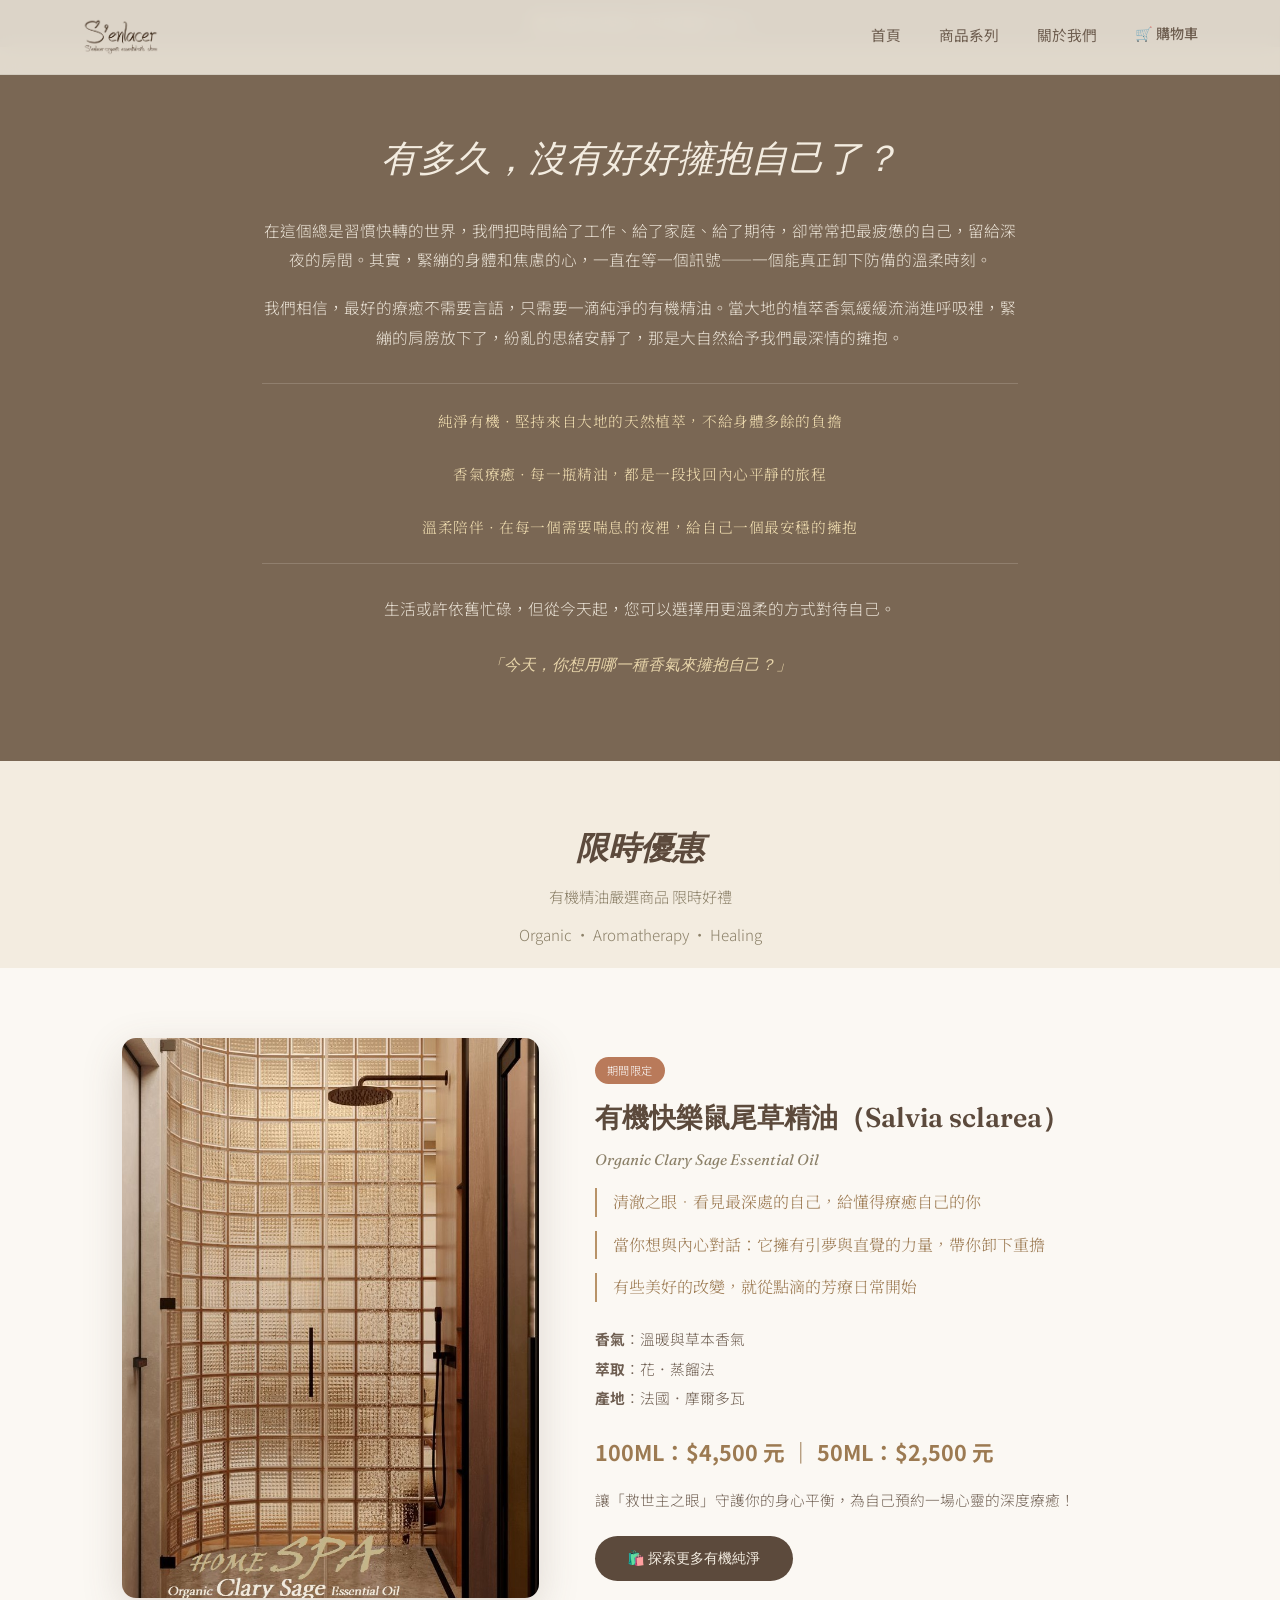
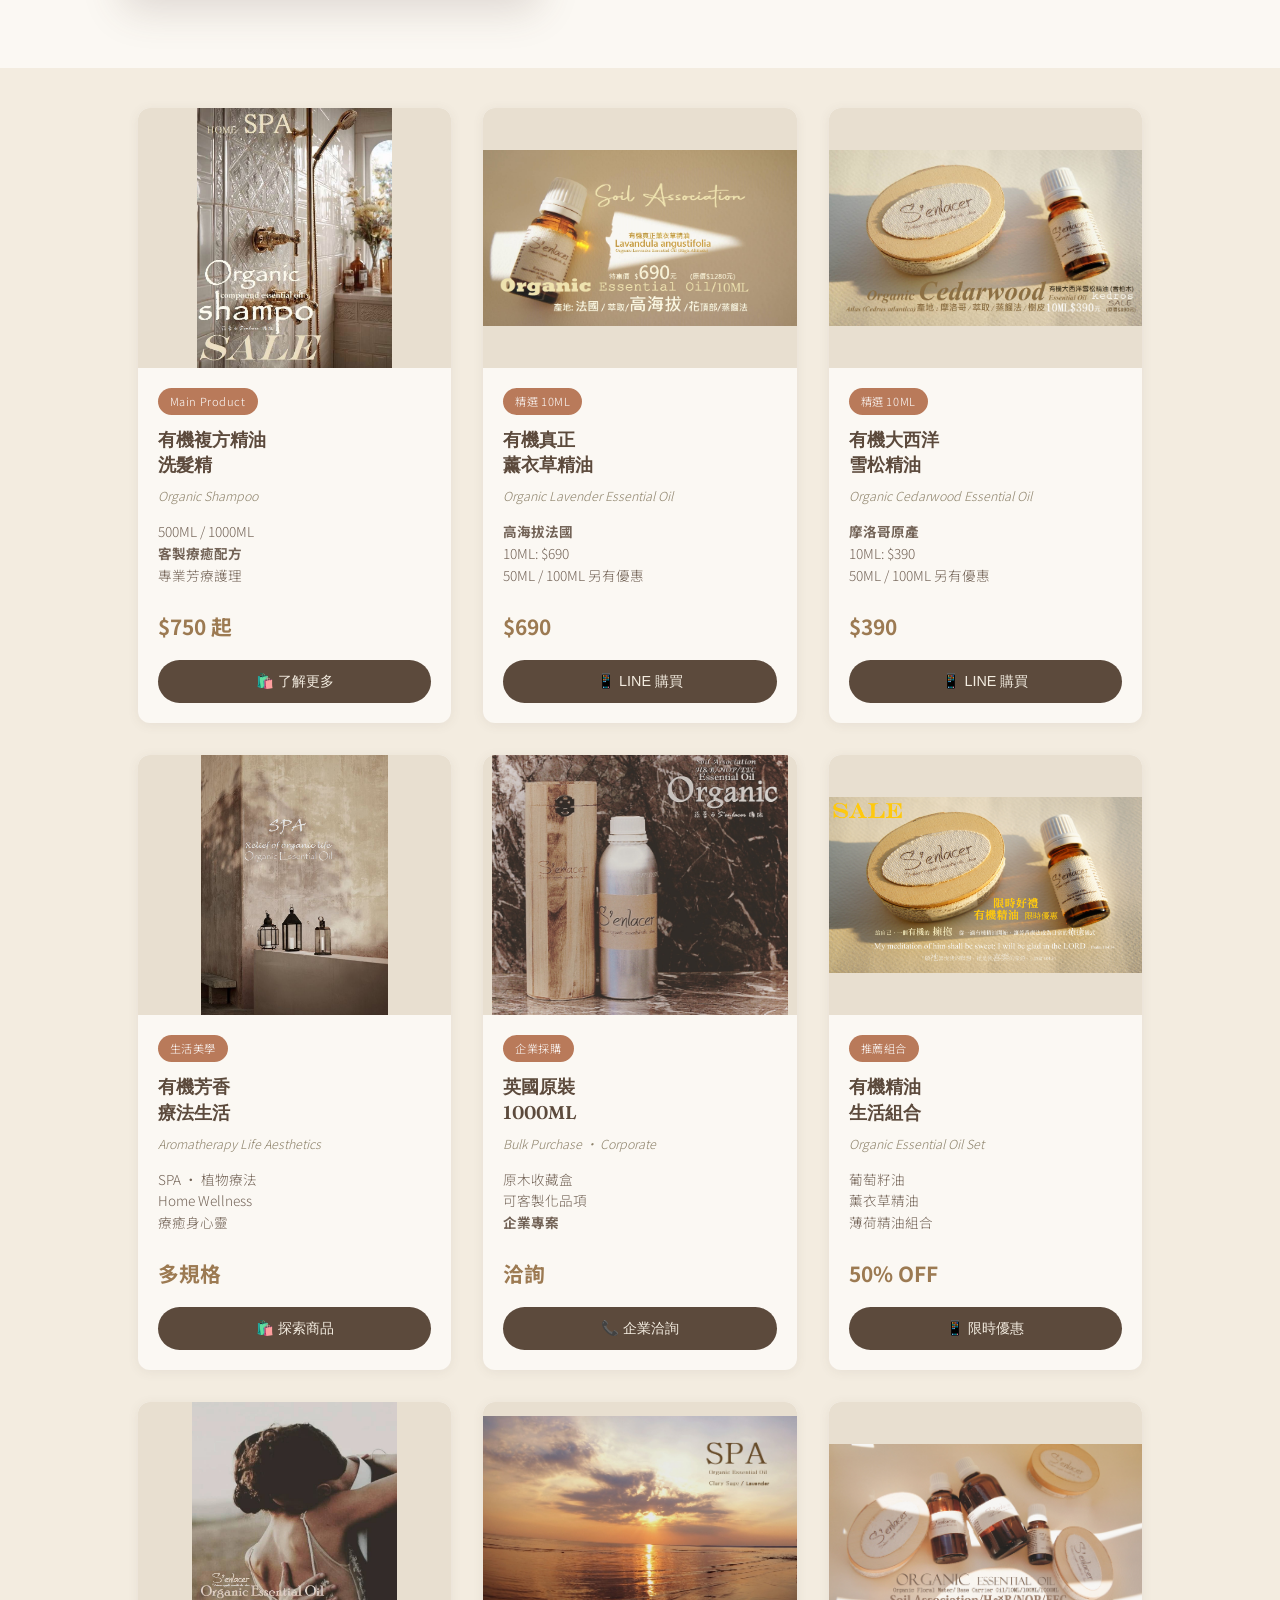
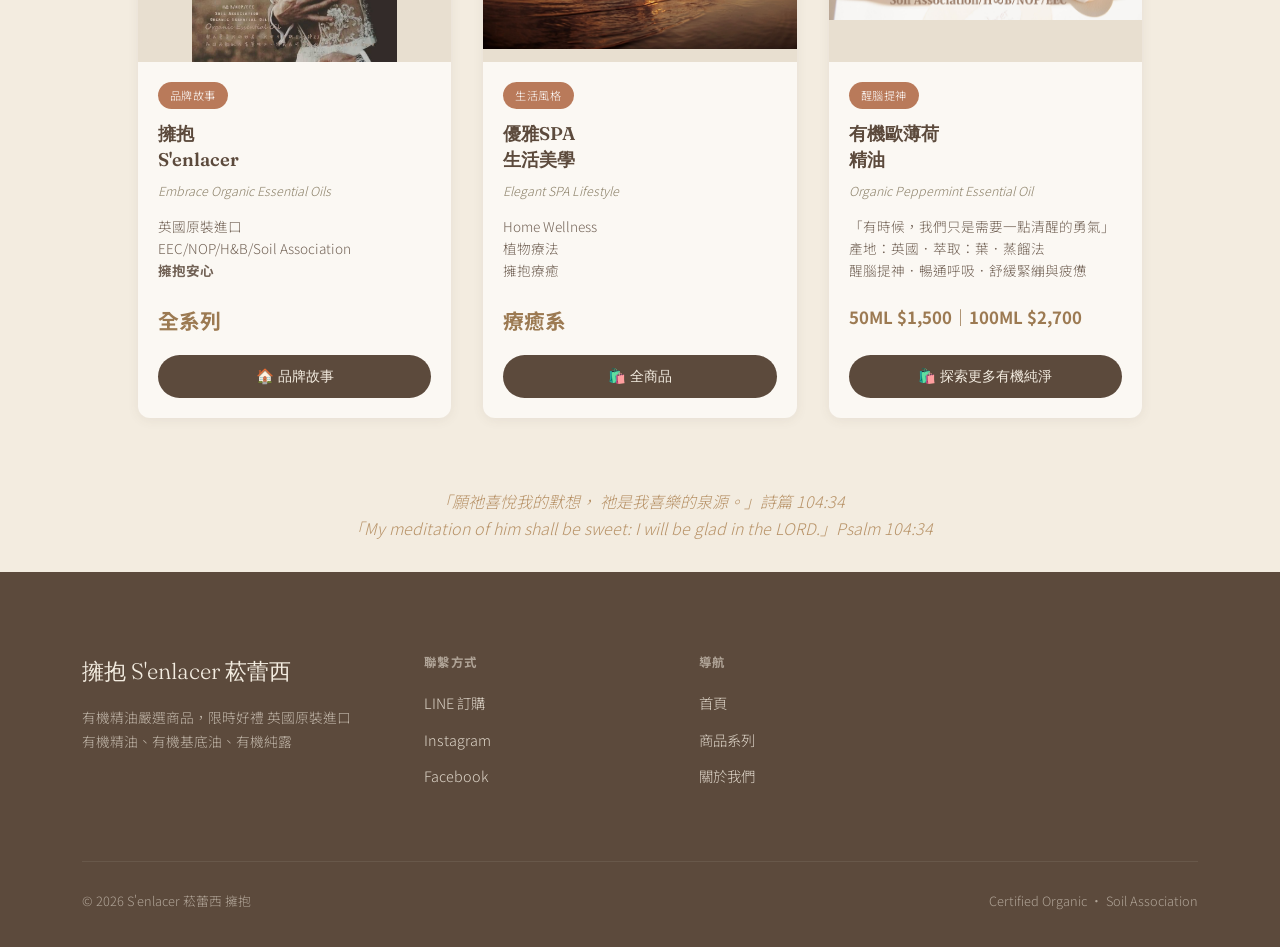
<file: promotion.html>
<!DOCTYPE html>
<html lang="zh-Hant">
<head>
    <meta charset="UTF-8">

<meta name="viewport" content="width=device-width, initial-scale=1.0">
    <meta name="description" content="菘蕾西 S'enlacer 限時優惠：有機精油、純露、企業採購多款促銷方案，把握優惠期間立即選購。">
<title>限時優惠 — 菘蕾西 S'enlacer 擁抱</title>
<link rel="preconnect" href="https://fonts.googleapis.com">
<link href="https://fonts.googleapis.com/css2?family=Fraunces:ital,opsz,wght@0,9..144,300;0,9..144,400;0,9..144,500;0,9..144,600;1,9..144,400&family=Noto+Serif+TC:wght@400;500;600;700&family=Noto+Sans+TC:wght@300;400;500;600&display=swap" rel="stylesheet">
<link rel="stylesheet" href="styles.css">
    <meta property="og:title" content="限時優惠 — 菘蕾西 S'enlacer">
    <meta property="og:description" content="有機精油限時促銷，把握優惠期間">
    <meta property="og:image" content="cedarwood-product-real.jpg">
    <meta property="og:type" content="website">
    <link rel="icon" type="image/x-icon" href="favicon.ico">
</head>
<body style="padding-top: 0;">



<header style="margin-top: 0;">
    
  <nav>
    <a href="landing.html" class="logo"><img src="senlacer-logo-nav.png" alt="擁抱 S'enlacer" style="height:38px;width:auto;display:block;"></a>
    <div class="navlinks">
      <a href="landing.html">首頁</a>
      <a href="products.html">商品系列</a>
      <a href="about.html">關於我們</a>
      <a href="javascript:void(0)" onclick="toggleCart()" id="cart-nav-link" style="position:relative;">
        🛒 購物車<span class="cart-nav-badge" style="display:none;position:absolute;top:-8px;right:-14px;background:#B97A5A;color:#fff;width:18px;height:18px;border-radius:50%;align-items:center;justify-content:center;font-size:.68rem;font-weight:bold;"></span>
      </a>
    </div>
    <button class="nav-toggle" onclick="toggleMobileNav()" aria-label="開啟選單" aria-expanded="false"><span></span><span></span><span></span></button>
    
  
</nav>

</header>

<div class="promo-banner">🥂 精選有機精油 限時優惠 SALE</div>

<section class="promo-intro">
  <div class="wrap">
    <h2 class="serif">有多久，沒有好好擁抱自己了？</h2>
    <p>在這個總是習慣快轉的世界，我們把時間給了工作、給了家庭、給了期待，卻常常把最疲憊的自己，留給深夜的房間。其實，緊繃的身體和焦慮的心，一直在等一個訊號——一個能真正卸下防備的溫柔時刻。</p>
    <p>我們相信，最好的療癒不需要言語，只需要一滴純淨的有機精油。當大地的植萃香氣緩緩流淌進呼吸裡，緊繃的肩膀放下了，紛亂的思緒安靜了，那是大自然給予我們最深情的擁抱。</p>
    <div class="promo-intro-tags">
      <span>純淨有機 · 堅持來自大地的天然植萃，不給身體多餘的負擔</span>
      <span>香氣療癒 · 每一瓶精油，都是一段找回內心平靜的旅程</span>
      <span>溫柔陪伴 · 在每一個需要喘息的夜裡，給自己一個最安穩的擁抱</span>
    </div>
    <p>生活或許依舊忙碌，但從今天起，您可以選擇用更溫柔的方式對待自己。</p>
    <p class="promo-intro-close">「今天，你想用哪一種香氣來擁抱自己？」</p>
  </div>
</section>

<section class="promo-head">
  <h2>限時優惠</h2>
  <p>有機精油嚴選商品 限時好禮</p>
  <p style="font-size:.95rem;margin-top:12px;">Organic · Aromatherapy · Healing</p>
</section>

<section class="promo-feature">
  <div class="wrap promo-feature-inner">
    <img src="clary-sage-organic.jpg" alt="有機快樂鼠尾草精油 Organic Clary Sage Essential Oil Home SPA" class="promo-feature-img">
    <div class="promo-feature-text">
      <span class="promo-badge">期間限定</span>
      <h3>有機快樂鼠尾草精油（Salvia sclarea）<br><span class="promo-en-lg">Organic Clary Sage Essential Oil</span></h3>
      <p class="promo-feature-quote">清澈之眼．看見最深處的自己，給懂得療癒自己的你</p>
      <p class="promo-feature-quote">當你想與內心對話：它擁有引夢與直覺的力量，帶你卸下重擔</p>
      <p class="promo-feature-quote">有些美好的改變，就從點滴的芳療日常開始</p>
      <ul class="promo-feature-specs">
        <li><strong>香氣</strong>：溫暖與草本香氣</li>
        <li><strong>萃取</strong>：花．蒸餾法</li>
        <li><strong>產地</strong>：法國．摩爾多瓦</li>
      </ul>
      <div class="promo-feature-price">100ML：$4,500 元 ｜ 50ML：$2,500 元</div>
      <p class="promo-feature-tagline">讓「救世主之眼」守護你的身心平衡，為自己預約一場心靈的深度療癒！</p>
      <button class="promo-btn" onclick="window.location.href='products.html'">🛍️ 探索更多有機純淨</button>
    </div>
  </div>
</section>

<div class="wrap">
  <div class="promo-grid">
    
    <!-- 1. 洗髮精 -->
    <div class="promo-card">
      <img src="shampoo-hero.jpg" alt="有機複方精油洗髮精" class="promo-image" />
      <div class="promo-info">
        <span class="promo-badge">Main Product</span>
        <div class="promo-name">有機複方精油<br>洗髮精</div>
        <div class="promo-en">Organic Shampoo</div>
        <div class="promo-spec">
          500ML / 1000ML<br>
          <strong>客製療癒配方</strong><br>
          專業芳療護理
        </div>
        <div class="promo-price">$750 起</div>
        <button class="promo-btn" onclick="window.location.href='products.html'">🛍️ 了解更多</button>
      </div>
    </div>

    <!-- 2. 薰衣草精油 10ML -->
    <div class="promo-card">
      <img src="lavender-organic-10ml-promo.jpg" alt="有機真正薰衣草精油 10ML" class="promo-image" />
      <div class="promo-info">
        <span class="promo-badge">精選 10ML</span>
        <div class="promo-name">有機真正<br>薰衣草精油</div>
        <div class="promo-en">Organic Lavender Essential Oil</div>
        <div class="promo-spec">
          <strong>高海拔法國</strong><br>
          10ML: $690<br>
          50ML / 100ML 另有優惠
        </div>
        <div class="promo-price">$690</div>
        <button class="promo-btn" onclick="window.location.href='https://lin.ee/9zUQhq9'">📱 LINE 購買</button>
      </div>
    </div>

    <!-- 3. 雪松精油 10ML -->
    <div class="promo-card">
      <img src="cedarwood-product-real.jpg" alt="雪松精油 10ML" class="promo-image" />
      <div class="promo-info">
        <span class="promo-badge">精選 10ML</span>
        <div class="promo-name">有機大西洋<br>雪松精油</div>
        <div class="promo-en">Organic Cedarwood Essential Oil</div>
        <div class="promo-spec">
          <strong>摩洛哥原產</strong><br>
          10ML: $390<br>
          50ML / 100ML 另有優惠
        </div>
        <div class="promo-price">$390</div>
        <button class="promo-btn" onclick="window.location.href='https://lin.ee/9zUQhq9'">📱 LINE 購買</button>
      </div>
    </div>

    <!-- 4. Aromatherapy SPA -->
    <div class="promo-card">
      <img src="spa-lantern-organic.jpg" alt="有機芳療生活" class="promo-image" />
      <div class="promo-info">
        <span class="promo-badge">生活美學</span>
        <div class="promo-name">有機芳香<br>療法生活</div>
        <div class="promo-en">Aromatherapy Life Aesthetics</div>
        <div class="promo-spec">
          SPA · 植物療法<br>
          Home Wellness<br>
          療癒身心靈
        </div>
        <div class="promo-price">多規格</div>
        <button class="promo-btn" onclick="window.location.href='products.html'">🛍️ 探索商品</button>
      </div>
    </div>

    <!-- 5. 1000ML 企業採購 -->
    <div class="promo-card">
      <img src="product-1000ml-corporate.jpg" alt="1000ML企業採購" class="promo-image" />
      <div class="promo-info">
        <span class="promo-badge">企業採購</span>
        <div class="promo-name">英國原裝<br>1000ML</div>
        <div class="promo-en">Bulk Purchase · Corporate</div>
        <div class="promo-spec">
          原木收藏盒<br>
          可客製化品項<br>
          <strong>企業專案</strong>
        </div>
        <div class="promo-price">洽詢</div>
        <button class="promo-btn" onclick="window.location.href='https://lin.ee/9zUQhq9'">📞 企業洽詢</button>
      </div>
    </div>

    <!-- 6. SPA 海邊有機生活 -->
    <div class="promo-card">
      <img src="essential-oil-set-sale.jpg" alt="有機精油生活組合限時優惠" class="promo-image" />
      <div class="promo-info">
        <span class="promo-badge">推薦組合</span>
        <div class="promo-name">有機精油<br>生活組合</div>
        <div class="promo-en">Organic Essential Oil Set</div>
        <div class="promo-spec">
          葡萄籽油<br>
          薰衣草精油<br>
          薄荷精油組合
        </div>
        <div class="promo-price">50% OFF</div>
        <button class="promo-btn" onclick="window.location.href='https://lin.ee/9zUQhq9'">📱 限時優惠</button>
      </div>
    </div>

    <!-- 7. 擁抱 S'enlacer 產品展示 -->
    <div class="promo-card">
      <img src="embrace-woman-organic.jpg" alt="擁抱 S'enlacer 產品" class="promo-image" />
      <div class="promo-info">
        <span class="promo-badge">品牌故事</span>
        <div class="promo-name">擁抱<br>S'enlacer</div>
        <div class="promo-en">Embrace Organic Essential Oils</div>
        <div class="promo-spec">
          英國原裝進口<br>
          EEC/NOP/H&B/Soil Association<br>
          <strong>擁抱安心</strong>
        </div>
        <div class="promo-price">全系列</div>
        <button class="promo-btn" onclick="window.location.href='landing.html'">🏠 品牌故事</button>
      </div>
    </div>

    <!-- 8. 優雅SPA生活 -->
    <div class="promo-card">
      <img src="lifestyle-beach-spa.jpg" alt="優雅SPA生活美學" class="promo-image" />
      <div class="promo-info">
        <span class="promo-badge">生活風格</span>
        <div class="promo-name">優雅SPA<br>生活美學</div>
        <div class="promo-en">Elegant SPA Lifestyle</div>
        <div class="promo-spec">
          Home Wellness<br>
          植物療法<br>
          擁抱療癒
        </div>
        <div class="promo-price">療癒系</div>
        <button class="promo-btn" onclick="window.location.href='products.html'">🛍️ 全商品</button>
      </div>
    </div>

    <!-- 9. 歐薄荷精油 -->
    <div class="promo-card">
      <img src="lavender-authentic-50-100ml.jpg" alt="有機歐薄荷精油 Organic Peppermint Essential Oil" class="promo-image" />
      <div class="promo-info">
        <span class="promo-badge">醒腦提神</span>
        <div class="promo-name">有機歐薄荷<br>精油</div>
        <div class="promo-en">Organic Peppermint Essential Oil</div>
        <div class="promo-spec">
          「有時候，我們只是需要一點清醒的勇氣」<br>
          產地：英國．萃取：葉．蒸餾法<br>
          醒腦提神．暢通呼吸．舒緩緊繃與疲憊
        </div>
        <div class="promo-price" style="font-size:1.05rem;">50ML $1,500｜100ML $2,700</div>
        <button class="promo-btn" onclick="window.location.href='products.html'">🛍️ 探索更多有機純淨</button>
      </div>
    </div>

  </div>
</div>

<div style="text-align: center; padding: 30px; color: #B89368; font-style: italic;">
                <p>「願祂喜悅我的默想， 祂是我喜樂的泉源。」詩篇 104:34</p>
                <p>「My meditation of him shall be sweet: I will be glad in the LORD.」Psalm 104:34</p>
            </div>
            <footer>
  <div class="wrap">
    <div class="foot-grid">
      <div>
        <div class="foot-logo">擁抱 S'enlacer 菘蕾西</div>
        <p>有機精油嚴選商品，限時好禮 英國原裝進口有機精油、有機基底油、有機純露</p>
      </div>
      <div class="foot-col">
        <h5>聯繫方式</h5>
        <a href="https://lin.ee/9zUQhq9" target="_blank">LINE 訂購</a>
        <a href="https://www.instagram.com/songleisi/" target="_blank">Instagram</a>
        <a href="https://www.facebook.com/senlacer" target="_blank">Facebook</a>
      </div>
      <div class="foot-col">
        <h5>導航</h5>
        <a href="landing.html">首頁</a>
        <a href="products.html">商品系列</a>
        <a href="about.html">關於我們</a>
      </div>
    </div>
    <div class="foot-bottom">
      <span>© 2026 S'enlacer 菘蕾西 擁抱</span>
      <span>Certified Organic · Soil Association</span>
    </div>
  </div>
</footer>
<div id="cart-sidebar">
  <div id="cart-sidebar-header">
    <h3>🛒 購物車<span id="cart-badge" style="display:none;background:#B97A5A;color:#fff;width:20px;height:20px;border-radius:50%;align-items:center;justify-content:center;font-size:.72rem;font-weight:bold;margin-left:8px;"></span></h3>
    <button id="cart-sidebar-close" onclick="toggleCart()" aria-label="關閉購物車">✕</button>
  </div>
  <div id="cart-items-sidebar"></div>
  <div id="cart-total-box">
    <p style="font-size:1.2rem;color:var(--amber-deep);font-weight:bold;text-align:right;margin:0 0 12px;">
      總計: NT$<span id="total-price">0</span>
    </p>
    <button onclick="window.cart.checkout()" style="width:100%;padding:14px;background:var(--ink);color:var(--linen);border:none;border-radius:30px;font-size:1rem;font-weight:bold;cursor:pointer;">確認結帳 →</button>
  </div>
</div>
<div id="cart-overlay" onclick="toggleCart()"></div>

<script src="cart-system.js"></script>
<script>
function toggleCart() {
    var sidebar = document.getElementById('cart-sidebar');
    var overlay = document.getElementById('cart-overlay');
    if (!sidebar || !overlay) return;
    var isOpen = sidebar.classList.contains('open');
    if (isOpen) {
        sidebar.classList.remove('open');
        overlay.style.display = 'none';
    } else {
        sidebar.classList.add('open');
        overlay.style.display = 'block';
        renderCartSidebar();
    }
}
function renderCartSidebar() {
    var items = window.cart ? window.cart.items : [];
    var container = document.getElementById('cart-items-sidebar');
    var totalEl = document.getElementById('total-price');
    if (!container) return;
    if (items.length === 0) {
        container.innerHTML = '<p style="text-align:center;color:var(--sage);padding:40px 20px;">購物車為空</p>';
        if (totalEl) totalEl.textContent = '0';
        return;
    }
    var html = '<div style="max-height:55vh;overflow-y:auto;padding:0 20px;">';
    items.forEach(function(item, index) {
        var subtotal = item.price * item.quantity;
        html += '<div style="padding:12px 0;border-bottom:1px solid var(--linen-dim);">';
        html += '<div style="display:flex;justify-content:space-between;align-items:flex-start;gap:10px;">';
        html += '<div style="flex:1;">';
        html += '<p style="margin:0;font-weight:600;font-size:.88rem;color:var(--ink);">' + item.name + '</p>';
        html += '<p style="margin:4px 0 8px;font-size:.8rem;color:var(--sage);">' + (item.size || '') + '</p>';
        html += '<div style="display:flex;align-items:center;gap:8px;">';
        html += '<input type="number" min="1" value="' + item.quantity + '" onchange="window.cart.updateQuantity(' + index + ', this.value); renderCartSidebar();" style="width:52px;padding:4px;text-align:center;border:1px solid var(--amber);border-radius:4px;">';
        html += '<span style="font-size:.85rem;color:var(--sage);">× $' + item.price + '</span>';
        html += '</div></div>';
        html += '<div style="text-align:right;">';
        html += '<p style="margin:0;color:var(--amber-deep);font-weight:bold;">$' + subtotal + '</p>';
        html += '<button onclick="window.cart.removeItem(' + index + '); renderCartSidebar();" style="margin-top:6px;background:none;border:1px solid var(--terracotta);color:var(--terracotta);padding:3px 10px;border-radius:20px;cursor:pointer;font-size:.75rem;">移除</button>';
        html += '</div></div></div>';
    });
    html += '</div>';
    container.innerHTML = html;
    if (totalEl) totalEl.textContent = window.cart.getTotal().toLocaleString();
}
</script>

</body>
</html>
</file>
<file: styles.css>
:root{--ink:#5C4A3C;--soil:#4A3B2F;--soil-soft:#7A6754;--amber:#B89368;--amber-deep:#9C7A52;--linen:#F3ECE0;--linen-dim:#E8DFD0;--sage:#8C8169;--white:#FBF8F3;--terracotta:#B97A5A;}
*{margin:0;padding:0;box-sizing:border-box;}
html{scroll-behavior:smooth;}
body{background:var(--linen);color:var(--ink);font-family:'Noto Sans TC','Inter',sans-serif;font-weight:300;line-height:1.7;-webkit-font-smoothing:antialiased;overflow-x:hidden;}
.serif{font-family:'Fraunces','Noto Serif TC',serif;}
.eyebrow{font-family:'Noto Sans TC',sans-serif;letter-spacing:.25em;font-size:.72rem;font-weight:500;color:var(--amber-deep);text-transform:uppercase;}
a{color:inherit;text-decoration:none;}
.wrap{max-width:1180px;margin:0 auto;padding:0 32px;}
header{position:fixed;top:0;left:0;right:0;z-index:50;background:rgba(241,236,224,.86);backdrop-filter:blur(10px);border-bottom:1px solid rgba(43,52,36,.08);}
nav{display:flex;align-items:center;justify-content:space-between;padding:18px 32px;max-width:1180px;margin:0 auto;}
.logo{font-family:'Fraunces',serif;font-size:1.3rem;font-weight:500;display:flex;align-items:center;gap:10px;letter-spacing:.02em;}
.logo .cn{font-size:.95rem;font-weight:400;color:var(--ink);opacity:.7;font-family:'Noto Serif TC',serif;}
.navlinks{display:flex;gap:38px;font-size:.92rem;font-weight:400;}
.navlinks a{position:relative;padding-bottom:4px;opacity:.85;transition:opacity .25s;}
.navlinks a:hover{opacity:1;}
.navlinks a::after{content:'';position:absolute;left:0;bottom:0;width:0;height:1px;background:var(--amber);transition:width .3s;}
.navlinks a:hover::after{width:100%;}
.cta-btn{border:1px solid var(--ink);padding:9px 22px;border-radius:999px;font-size:.85rem;transition:all .3s;white-space:nowrap;}
.cta-btn:hover{background:var(--ink);color:var(--linen);}

/* 漢堡選單按鈕（手機版導覽） */
.nav-toggle{display:none;background:none;border:none;cursor:pointer;padding:6px;flex-direction:column;justify-content:center;gap:5px;z-index:60;}
.nav-toggle span{display:block;width:24px;height:2px;background:var(--ink);border-radius:2px;transition:transform .3s,opacity .3s;}
.nav-toggle.active span:nth-child(1){transform:translateY(7px) rotate(45deg);}
.nav-toggle.active span:nth-child(2){opacity:0;}
.nav-toggle.active span:nth-child(3){transform:translateY(-7px) rotate(-45deg);}

@media (max-width:860px){
  nav{position:relative;}
  .nav-toggle{display:flex;}
  .navlinks{display:none;position:absolute;top:100%;left:0;right:0;flex-direction:column;gap:0;background:var(--linen);border-bottom:1px solid rgba(43,52,36,.08);box-shadow:0 12px 24px rgba(43,34,20,.1);padding:6px 0;}
  .navlinks.mobile-open{display:flex;}
  .navlinks a{padding:15px 32px;opacity:1;width:100%;}
  .navlinks a::after{display:none;}
}

.hero{position:relative;min-height:100vh;display:flex;align-items:flex-end;overflow:hidden;background:url('spa-santorini-embrace-correct.jpg') center 35%/cover no-repeat;}
.hero::before{content:'';position:absolute;inset:0;background:linear-gradient(0deg,rgba(20,14,6,.62) 0%,rgba(20,14,6,.12) 45%,rgba(20,14,6,.05) 70%);}
.hero-grid{position:relative;z-index:2;width:100%;padding-bottom:90px;}
.hero .eyebrow{color:#F0DDB0;}
.hero h1{font-family:'Fraunces',serif;font-size:clamp(2.6rem,5.6vw,4.6rem);font-weight:400;font-style:italic;letter-spacing:-.01em;line-height:1.18;margin-bottom:26px;color:#FAF3E2;text-shadow:0 4px 30px rgba(0,0,0,.25);}
.hero h1 em{font-style:normal;font-weight:300;color:#E7C893;}
.hero p.lead{font-size:1.05rem;color:#F3ECDC;opacity:.92;max-width:460px;margin-bottom:38px;}
.hero-actions{display:flex;gap:18px;align-items:center;flex-wrap:wrap;}
.btn-primary{background:#FAF3E2;color:var(--ink);padding:15px 34px;border-radius:999px;font-size:.95rem;transition:background .3s,transform .3s;display:inline-block;}
.btn-primary:hover{background:var(--amber);color:#fff;transform:translateY(-1px);}
.btn-text{font-size:.92rem;color:#FAF3E2;border-bottom:1px solid rgba(250,243,226,.6);padding-bottom:2px;}
@media (max-width:900px){.hero{align-items:flex-end;background-position:center 18%;}
.hero-grid{text-align:left;padding-bottom:64px;}
}
.embrace-divider{display:block;width:100%;height:90px;margin-top:-1px;}
.philosophy{background:var(--white);padding:120px 0 130px;}
.sec-head{max-width:620px;margin-bottom:64px;}
.sec-head h2{font-size:clamp(1.9rem,3vw,2.6rem);font-weight:400;margin-top:14px;}
.pillars{display:grid;grid-template-columns:repeat(3,1fr);gap:50px;}
.pillar{position:relative;padding-top:8px;}
.pillar .mark{font-family:'Fraunces',serif;font-style:italic;font-size:1rem;color:var(--amber-deep);margin-bottom:18px;display:block;}
.pillar h3{font-family:'Noto Serif TC',serif;font-size:1.35rem;font-weight:500;margin-bottom:14px;}
.pillar p{font-size:.94rem;opacity:.72;}
@media (max-width:860px){.pillars{grid-template-columns:1fr;gap:46px;}
}
.featured{position:relative;background:var(--white);}
.featured-photo{position:relative;width:100%;aspect-ratio:1707/958;min-height:280px;background:url('cedarwood-product-real.jpg') center/cover no-repeat;display:flex;align-items:flex-end;}
.featured-photo::before{content:'';position:absolute;inset:0;background:linear-gradient(180deg,rgba(20,14,6,0) 35%,rgba(20,14,6,.55) 100%);}
.featured-inner{position:relative;z-index:2;padding:48px 32px 56px;max-width:1180px;margin:0 auto;width:100%;}
.featured-inner .eyebrow{color:#F0DDB0;}
.featured-inner h2{font-family:'Fraunces',serif;font-style:italic;font-weight:400;font-size:clamp(2.2rem,4.4vw,3.6rem);color:#F2E6CB;margin:10px 0 6px;}
.featured-inner h2 .lat{display:block;font-size:.5em;letter-spacing:.04em;color:#E7C893;font-style:italic;margin-bottom:4px;}
.featured-meta{display:flex;gap:28px;align-items:baseline;margin-top:18px;flex-wrap:wrap;color:#F2E6CB;}
.featured-meta .price{font-family:'Fraunces',serif;font-size:1.7rem;color:#F2E6CB;}
.featured-meta .old{font-size:.85rem;opacity:.6;text-decoration:line-through;}
.featured-meta .origin-tag{font-size:.85rem;opacity:.85;border-left:1px solid rgba(242,230,203,.4);padding-left:18px;}
.certs{background:var(--soil);color:var(--linen);padding:110px 0;position:relative;}
.certs .sec-head{color:var(--linen);}
.certs .eyebrow{color:#E0A875;}
.cert-grid{display:grid;grid-template-columns:repeat(3,1fr);gap:1px;background:rgba(241,236,224,.15);border:1px solid rgba(241,236,224,.15);margin-top:20px;}
.cert-card{background:var(--soil);padding:42px 36px;}
.cert-card .num{font-family:'Fraunces',serif;font-size:.85rem;letter-spacing:.1em;opacity:.55;}
.cert-card h4{font-family:'Noto Serif TC',serif;font-size:1.2rem;font-weight:500;margin:18px 0 12px;}
.cert-card p{font-size:.88rem;opacity:.7;}
@media (max-width:860px){.cert-grid{grid-template-columns:1fr;}
}
.products{padding:120px 0;background:var(--linen);}
.prod-grid{display:grid;grid-template-columns:repeat(3,1fr);gap:28px;margin-top:60px;}
.prod-card{background:var(--white);border-radius:4px;padding:46px 34px;border:1px solid rgba(43,52,36,.08);transition:transform .35s,box-shadow .35s;}
.prod-card:hover{transform:translateY(-6px);box-shadow:0 24px 50px -28px rgba(43,52,36,.25);}
.prod-vial{width:46px;height:78px;border-radius:8px 8px 20px 20px;margin-bottom:28px;}
.v1{background:linear-gradient(160deg,#D9A05B,#A85F28);}
.v2{background:linear-gradient(160deg,#9CA888,#5F6E4C);}
.v3{background:linear-gradient(160deg,#E7DDC4,#C9BB95);}
.prod-card h3{font-family:'Noto Serif TC',serif;font-size:1.3rem;font-weight:500;margin-bottom:10px;}
.prod-card .en{font-size:.78rem;opacity:.5;letter-spacing:.05em;margin-bottom:18px;display:block;}
.prod-card p{font-size:.9rem;opacity:.72;margin-bottom:22px;}
.sizes{display:flex;gap:10px;flex-wrap:wrap;}
.size-tag{font-size:.76rem;border:1px solid rgba(43,52,36,.25);border-radius:999px;padding:5px 14px;opacity:.75;font-family:'Noto Sans TC',sans-serif;}
@media (max-width:900px){.prod-grid{grid-template-columns:1fr;}
}
.origin{background:var(--sage);color:var(--white);padding:90px 0;}
.origin .wrap{display:grid;grid-template-columns:2fr 1fr;gap:60px;align-items:center;}
.origin h2{font-family:'Fraunces',serif;font-size:clamp(1.7rem,2.6vw,2.3rem);font-weight:400;font-style:italic;line-height:1.4;}
.origin p{font-size:.95rem;opacity:.88;margin-top:18px;max-width:720px;}
.origin-meta{display:flex;gap:40px;}
.origin-meta div{}
.origin-meta .big{font-family:'Fraunces',serif;font-size:2.4rem;display:block;}
.origin-meta .lbl{font-size:.78rem;opacity:.75;letter-spacing:.05em;}
@media (max-width:860px){.origin .wrap{grid-template-columns:1fr;text-align:left;}
}
.final-cta{padding:140px 0;text-align:center;background:var(--white);}
.final-cta h2{font-size:clamp(2rem,4vw,3.1rem);font-weight:400;margin-bottom:30px;}
.final-cta h2 em{font-style:italic;color:var(--amber-deep);}
.final-cta p{opacity:.7;max-width:460px;margin:0 auto 40px;}
footer{background:var(--ink);color:var(--linen);padding:80px 0 36px;}
.foot-grid{display:grid;grid-template-columns:1.3fr 1fr 1fr 1fr;gap:50px;margin-bottom:60px;}
.foot-logo{font-family:'Fraunces',serif;font-size:1.4rem;margin-bottom:16px;}
.foot-grid p{font-size:.86rem;opacity:.65;max-width:280px;}
.foot-col h5{font-size:.78rem;letter-spacing:.1em;opacity:.55;margin-bottom:18px;text-transform:uppercase;}
.foot-col a{display:block;font-size:.9rem;opacity:.85;margin-bottom:12px;}
.foot-col a:hover{opacity:1;text-decoration:underline;}
.foot-bottom{border-top:1px solid rgba(241,236,224,.15);padding-top:28px;display:flex;justify-content:space-between;font-size:.8rem;opacity:.55;flex-wrap:wrap;gap:12px;}
@media (max-width:860px){.foot-grid{grid-template-columns:1fr 1fr;}
}
.page-banner{position:relative;min-height:46vh;display:flex;align-items:flex-end;padding-top:90px;overflow:hidden;}
.page-banner.bg-coastal{background:url('santorini-cliff-embrace.jpg') center 35%/cover no-repeat;}
.page-banner.bg-cedar{background:url('cedarwood-product-real.jpg') center 55%/cover no-repeat;}
.page-banner::before{content:'';position:absolute;inset:0;background:linear-gradient(0deg,rgba(20,14,6,.6) 0%,rgba(20,14,6,.15) 60%,rgba(20,14,6,.05) 100%);}
.page-banner-inner{position:relative;z-index:2;padding:0 32px 56px;max-width:1180px;margin:0 auto;width:100%;}
.page-banner .eyebrow{color:#F0DDB0;}
.page-banner h1{font-family:'Fraunces',serif;font-style:italic;font-weight:400;color:#F2E6CB;font-size:clamp(2.2rem,5vw,3.6rem);margin-top:10px;text-shadow:0 4px 30px rgba(0,0,0,.25);}
.page-banner p{color:#F2E6CB;opacity:.85;max-width:760px;margin-top:14px;font-size:.98rem;}
@media (max-width:640px){.page-banner p{max-width:480px;}}
.catalog{padding:100px 0;background:var(--linen);}
.cat-tabs{display:flex;gap:14px;margin-bottom:54px;flex-wrap:wrap;}
.cat-tab{font-size:.85rem;padding:9px 20px;border-radius:999px;border:1px solid rgba(74,63,48,.25);opacity:.75;}
.cat-tab.active{background:var(--ink);color:var(--white);opacity:1;border-color:var(--ink);}
.catalog-grid{display:grid;grid-template-columns:repeat(3,1fr);gap:30px;}
.cat-card{background:var(--white);border:1px solid rgba(43,52,36,.08);border-radius:4px;overflow:hidden;transition:transform .35s,box-shadow .35s;}
.cat-card:hover{transform:translateY(-6px);box-shadow:0 24px 50px -28px rgba(43,52,36,.25);}
.cat-photo{height:230px;background-size:cover;background-position:center;}
.cat-body{padding:28px 26px;}
.cat-body .cat-en{font-size:.74rem;opacity:.5;letter-spacing:.05em;}
.cat-body h3{font-family:'Noto Serif TC',serif;font-size:1.2rem;font-weight:500;margin:8px 0 10px;}
.cat-body p{font-size:.86rem;opacity:.7;margin-bottom:18px;}
.cat-foot{display:flex;justify-content:space-between;align-items:center;}
.cat-price{font-family:'Fraunces',serif;font-size:1.15rem;color:var(--amber-deep);}
.cat-price .old{font-size:.78rem;opacity:.5;text-decoration:line-through;margin-left:8px;font-family:'Noto Sans TC',sans-serif;}
.cat-size{font-size:.74rem;opacity:.55;}
@media (max-width:900px){.catalog-grid{grid-template-columns:1fr 1fr;}
}
@media (max-width:600px){.catalog-grid{grid-template-columns:1fr;}
}
.about-story{padding:120px 0;background:var(--white);}
.about-story .wrap{display:grid;grid-template-columns:.9fr 1.1fr;gap:70px;align-items:center;}
.about-story img{width:100%;border-radius:4px;display:block;}
.about-story h2{font-family:'Fraunces',serif;font-style:italic;font-size:clamp(1.8rem,3vw,2.5rem);margin-bottom:22px;font-weight:400;}
.about-story p{font-size:.96rem;opacity:.75;margin-bottom:16px;}
@media (max-width:860px){.about-story .wrap{grid-template-columns:1fr;}
}
.timeline{padding:110px 0;background:var(--soil);color:var(--linen);}
.timeline .sec-head{color:var(--linen);max-width:800px;}
@media (max-width:640px){.timeline .sec-head{max-width:620px;}}
.timeline .eyebrow{color:#E0A875;}
.tl-row{display:grid;grid-template-columns:120px 1fr;gap:30px;padding:30px 0;border-top:1px solid rgba(241,236,224,.15);}
.tl-row:first-of-type{border-top:none;margin-top:40px;}
.tl-year{font-family:'Fraunces',serif;font-size:1.3rem;opacity:.85;}
.tl-text h4{font-family:'Noto Serif TC',serif;font-size:1.1rem;margin-bottom:8px;font-weight:500;}
.tl-text p{font-size:.88rem;opacity:.7;}
@media (max-width:700px){.tl-row{grid-template-columns:1fr;gap:10px;}
}
.spa-band{position:relative;min-height:72vh;display:flex;align-items:center;justify-content:center;background:url('spa-lantern-organic.jpg') center 30%/cover no-repeat;text-align:center;}
.spa-band::before{content:'';position:absolute;inset:0;background:rgba(20,14,6,.32);}
.spa-inner{position:relative;z-index:2;max-width:620px;padding:0 32px;}
.spa-inner .eyebrow{color:#F6EFDD;}
.spa-inner h2{font-family:'Fraunces',serif;font-weight:400;color:#FBF8F3;font-size:clamp(1.9rem,4vw,2.8rem);margin:14px 0 10px;text-shadow:0 4px 24px rgba(0,0,0,.3);}
.spa-inner .sub{font-family:'Fraunces',serif;font-style:italic;color:#F0DDB0;font-size:1.1rem;margin-bottom:26px;}
.spa-quote{font-family:'Fraunces',serif;font-style:italic;color:#FBF8F3;opacity:.92;font-size:1.02rem;line-height:1.8;}
.spa-quote cite{display:block;margin-top:10px;font-style:normal;font-size:.78rem;letter-spacing:.08em;opacity:.7;}
.scripture{font-family:'Fraunces',serif;font-style:italic;font-size:.92rem;color:var(--amber-deep);opacity:.85;line-height:1.7;margin-top:14px;}
.scripture cite{display:block;font-style:normal;font-size:.74rem;letter-spacing:.06em;opacity:.7;margin-top:4px;}
.lifestyle-strip{position:relative;min-height:46vh;background:url('embrace-woman-organic.jpg') center 25%/cover no-repeat;display:flex;align-items:center;}
.lifestyle-strip::before{content:'';position:absolute;inset:0;background:rgba(20,14,6,.25);}
.lifestyle-strip-inner{position:relative;z-index:2;max-width:1180px;margin:0 auto;width:100%;padding:0 32px;}
.lifestyle-strip h3{font-family:'Fraunces',serif;font-style:italic;color:#FBF8F3;font-size:clamp(1.6rem,3vw,2.3rem);text-shadow:0 4px 24px rgba(0,0,0,.3);max-width:480px;}
.page-banner.bg-santorini{background:url('spa-santorini-embrace-correct.jpg') center 30%/cover no-repeat;}
.page-banner.bg-boho{background:url('spa-lantern-organic.jpg') center 25%/cover no-repeat;}
#cart-button{position:relative;cursor:pointer;display:flex;align-items:center;gap:6px;padding:8px 12px;border-radius:999px;opacity:.85;transition:opacity .25s;background:transparent;border:none;font-size:.9rem;color:var(--ink);}
#cart-button:hover{opacity:1;}
#cart-badge{position:absolute;top:-8px;right:-8px;background:#B89368;color:#fff;width:20px;height:20px;border-radius:50%;display:none;align-items:center;justify-content:center;font-size:.7rem;font-weight:600;}
#cart-sidebar{position:fixed;right:-380px;top:0;width:360px;height:100vh;background:#fff;box-shadow:-2px 0 20px rgba(0,0,0,.1);z-index:1000;transition:right .3s ease;border-left:1px solid rgba(74,63,48,.1);}
#cart-sidebar.open{right:0;}
#cart-sidebar-header{display:flex;justify-content:space-between;align-items:center;padding:20px;border-bottom:1px solid rgba(74,63,48,.1);}
#cart-sidebar-header h3{font-family:'Fraunces',serif;font-style:italic;font-size:1.2rem;margin:0;}
#cart-sidebar-close{background:none;border:none;font-size:1.5rem;cursor:pointer;opacity:.6;}
.add-to-cart-btn{display:inline-block;margin-top:12px;padding:10px 18px;background:var(--ink);color:var(--linen);border:none;border-radius:4px;font-size:.85rem;cursor:pointer;transition:background .3s;}
.add-to-cart-btn:hover{background:var(--amber-deep);}
.product-size-selector{display:flex;gap:8px;margin:12px 0;flex-wrap:wrap;}
.size-option{padding:6px 12px;border:1px solid rgba(74,63,48,.25);border-radius:3px;background:#fff;cursor:pointer;transition:all .25s;font-size:.9rem;}
.size-option.active{background:var(--ink);color:#fff;border-color:var(--ink);}
.size-option:hover:not(.active){border-color:var(--ink);}
.quantity-control{display:flex;align-items:center;gap:8px;margin:12px 0;}
.qty-btn{width:32px;height:32px;border:1px solid rgba(74,63,48,.25);background:#fff;border-radius:3px;cursor:pointer;transition:all .25s;font-weight:600;}
.qty-btn:hover{background:var(--linen);border-color:var(--ink);}
.qty-display{width:40px;text-align:center;font-weight:600;}
@keyframes slideIn{from{opacity:0;transform:translateY(10px);}
to{opacity:1;transform:translateY(0);}
}


/* 防止文字複製與圖片拖拽 */
body {
  -webkit-user-select: none;
  -moz-user-select: none;
  -ms-user-select: none;
  user-select: none;
  -webkit-touch-callout: none;
}
img {
  -webkit-user-select: none;
  -webkit-user-drag: none;
  pointer-events: none;
}
a, button {
  -webkit-user-select: text;
  -moz-user-select: text;
  -ms-user-select: text;
  user-select: text;
}

/* ═══ 商品系列頁面卡片樣式（修復圖片過大問題）═══ */
.product-grid,.products-grid{display:grid;grid-template-columns:repeat(auto-fill,minmax(280px,1fr));gap:32px;padding:40px 5%;max-width:1400px;margin:0 auto;}
.product-card{background:var(--white);border-radius:12px;overflow:hidden;box-shadow:0 2px 12px rgba(92,74,60,.08);transition:transform .3s,box-shadow .3s;display:flex;flex-direction:column;}
.product-card:hover{transform:translateY(-4px);box-shadow:0 8px 24px rgba(92,74,60,.15);}
.product-image{width:100%;height:260px;object-fit:contain;display:block;background:var(--linen-dim);}
.product-info{padding:20px;display:flex;flex-direction:column;gap:8px;flex:1;}
.product-badge{display:inline-block;background:var(--amber);color:#fff;font-size:.7rem;padding:4px 12px;border-radius:20px;width:fit-content;letter-spacing:.05em;}
.product-name{font-family:'Fraunces',serif;font-size:1.15rem;color:var(--ink);font-weight:600;margin-top:4px;}
.product-en{font-size:.78rem;color:var(--sage);font-style:italic;letter-spacing:.03em;}
.product-details{font-size:.85rem;color:var(--ink);opacity:.8;line-height:1.6;margin:6px 0;}
.product-price{font-size:1.3rem;color:var(--amber-deep);font-weight:700;margin:8px 0;}
.product-btns{display:flex;gap:10px;margin-top:auto;flex-wrap:wrap;}
.size-select-wrap{flex-basis:100%;width:100%;margin:8px 0;}
.add-btn{flex:1;background:var(--ink);color:var(--linen);border:none;padding:12px;border-radius:30px;cursor:pointer;font-size:.9rem;transition:background .3s;}
.add-btn:hover{background:var(--soil);}
.line-btn{background:var(--linen-dim);color:var(--ink);border:none;padding:12px 18px;border-radius:30px;cursor:pointer;font-size:.9rem;transition:background .3s;}
.line-btn:hover{background:var(--amber);color:#fff;}

/* ═══ 限時優惠頁面卡片樣式（promotion.html）═══ */
.promo-grid{display:grid;grid-template-columns:repeat(auto-fill,minmax(280px,1fr));gap:32px;padding:40px 5%;max-width:1400px;margin:0 auto;}
.promo-card{background:var(--white);border-radius:12px;overflow:hidden;box-shadow:0 2px 12px rgba(92,74,60,.08);transition:transform .3s,box-shadow .3s;display:flex;flex-direction:column;}
.promo-card:hover{transform:translateY(-4px);box-shadow:0 8px 24px rgba(92,74,60,.15);}
.promo-image{width:100%;height:260px;object-fit:contain;display:block;background:var(--linen-dim);}
.promo-info{padding:20px;display:flex;flex-direction:column;gap:8px;flex:1;}
.promo-badge{display:inline-block;background:var(--terracotta);color:#fff;font-size:.7rem;padding:4px 12px;border-radius:20px;width:fit-content;letter-spacing:.05em;}
.promo-name{font-family:'Fraunces',serif;font-size:1.15rem;color:var(--ink);font-weight:600;margin-top:4px;line-height:1.4;}
.promo-en{font-size:.78rem;color:var(--sage);font-style:italic;}
.promo-spec{font-size:.85rem;color:var(--ink);opacity:.85;line-height:1.6;margin:6px 0;}
.promo-price{font-size:1.3rem;color:var(--amber-deep);font-weight:700;margin:8px 0;}
.promo-btn{width:100%;background:var(--ink);color:var(--linen);border:none;padding:12px;border-radius:30px;cursor:pointer;font-size:.9rem;transition:background .3s;margin-top:auto;}
.promo-btn:hover{background:var(--soil);}

@media (max-width: 600px){
  .products-grid,.promo-grid{grid-template-columns:1fr 1fr;gap:16px;padding:20px 4%;}
  .product-image,.promo-image{height:160px;}
  .product-info,.promo-info{padding:12px;}
  .product-name,.promo-name{font-size:.95rem;}
}

/* 購物車遮罩層 */
#cart-overlay{position:fixed;left:0;top:0;width:100%;height:100%;background:rgba(0,0,0,.3);z-index:999;display:none;}
/* 購物車導覽列文字連結 */
#cart-nav-link{color:var(--ink);font-size:.88rem;font-weight:500;transition:color .3s;}
#cart-nav-link:hover{color:var(--amber-deep);}
#cart-total-box{padding:20px;border-top:1px solid var(--linen-dim);}
#cart-items-sidebar{flex:1;overflow-y:auto;}
#cart-sidebar{display:flex;flex-direction:column;}

/* ══════════════════════════════════════════
   修復補充：缺失CSS定義
   ══════════════════════════════════════════ */

/* promotion.html 頁首 */
.promo-banner{background:var(--ink);color:var(--linen);text-align:center;padding:12px 20px;font-size:.85rem;letter-spacing:.08em;}
.promo-head{text-align:center;padding:60px 20px 20px;background:var(--linen);}
.promo-head h2{font-family:'Fraunces',serif;font-style:italic;font-size:2rem;color:var(--ink);margin-bottom:8px;}
.promo-head p{color:var(--sage);font-size:.95rem;}

/* promotion.html 上方感性引言 */
.promo-intro{background:var(--soil-soft);color:var(--linen);padding:80px 20px 64px;text-align:center;}
.promo-intro .wrap{max-width:820px;}
.promo-intro h2{font-family:'Fraunces',serif;font-style:italic;font-weight:400;font-size:clamp(1.6rem,3.2vw,2.3rem);color:var(--linen);margin-bottom:26px;}
.promo-intro p{font-size:.98rem;line-height:1.9;opacity:.92;margin-bottom:18px;}
.promo-intro-tags{display:flex;justify-content:center;gap:28px;flex-wrap:wrap;margin:30px 0;padding:24px 0;border-top:1px solid rgba(243,236,224,.18);border-bottom:1px solid rgba(243,236,224,.18);}
.promo-intro-tags span{font-family:'Noto Serif TC',serif;font-size:.92rem;color:#F0DDB0;letter-spacing:.04em;}
.promo-intro-close{font-family:'Fraunces',serif;font-style:italic;color:#F0DDB0;font-size:1.05rem;margin-top:26px;}

/* promotion.html 商品精選 Spotlight */
.promo-feature{background:var(--white);padding:70px 20px;}
.promo-feature-inner{display:grid;grid-template-columns:.85fr 1.15fr;gap:56px;align-items:center;max-width:1100px;}
.promo-feature-img{width:100%;height:100%;max-height:560px;object-fit:cover;border-radius:14px;display:block;box-shadow:0 12px 40px rgba(92,74,60,.18);}
.promo-feature-text h3{font-family:'Fraunces',serif;font-size:1.7rem;color:var(--ink);font-weight:600;line-height:1.4;margin:14px 0 6px;}
.promo-feature-text .promo-en-lg{display:inline-block;font-size:.95rem;font-style:italic;color:var(--sage);font-weight:400;margin-top:6px;}
.promo-feature-quote{font-family:'Noto Serif TC',serif;font-size:1rem;color:var(--amber-deep);line-height:1.8;margin:14px 0;padding-left:16px;border-left:2px solid var(--amber);}
.promo-feature-specs{list-style:none;margin:22px 0;padding:0;font-size:.92rem;color:var(--ink);opacity:.88;line-height:2;}
.promo-feature-price{font-size:1.35rem;color:var(--amber-deep);font-weight:700;margin:10px 0 16px;}
.promo-feature-tagline{font-size:.92rem;color:var(--ink);opacity:.85;line-height:1.8;margin-bottom:22px;}
.promo-feature .promo-btn{width:auto;padding:13px 32px;}

@media (max-width:860px){
  .promo-feature-inner{grid-template-columns:1fr;gap:32px;}
  .promo-feature-img{max-height:420px;}
  .promo-intro{padding:56px 20px 44px;}
  .promo-intro-tags{gap:16px 24px;}
}
.promo-ctas{display:flex;justify-content:center;gap:16px;padding:20px;flex-wrap:wrap;}
.promo-cta-link{color:var(--amber-deep);font-weight:600;text-decoration:none;font-size:.95rem;transition:color .3s;}
.promo-cta-link:hover{color:var(--ink);}
.promo-call-action{text-align:center;padding:40px 20px;background:var(--linen);}

/* 購物車nav badge */
.cart-nav-badge{display:none;position:absolute;top:-8px;right:-14px;background:#B97A5A;color:#fff;width:18px;height:18px;border-radius:50%;align-items:center;justify-content:center;font-size:.68rem;font-weight:bold;}

/* landing.html 購物車固定連結 */
#cart-nav-link{text-decoration:none;transition:all .3s;}
#cart-nav-link:hover{box-shadow:0 4px 16px rgba(92,74,60,.2)!important;}
</file>
